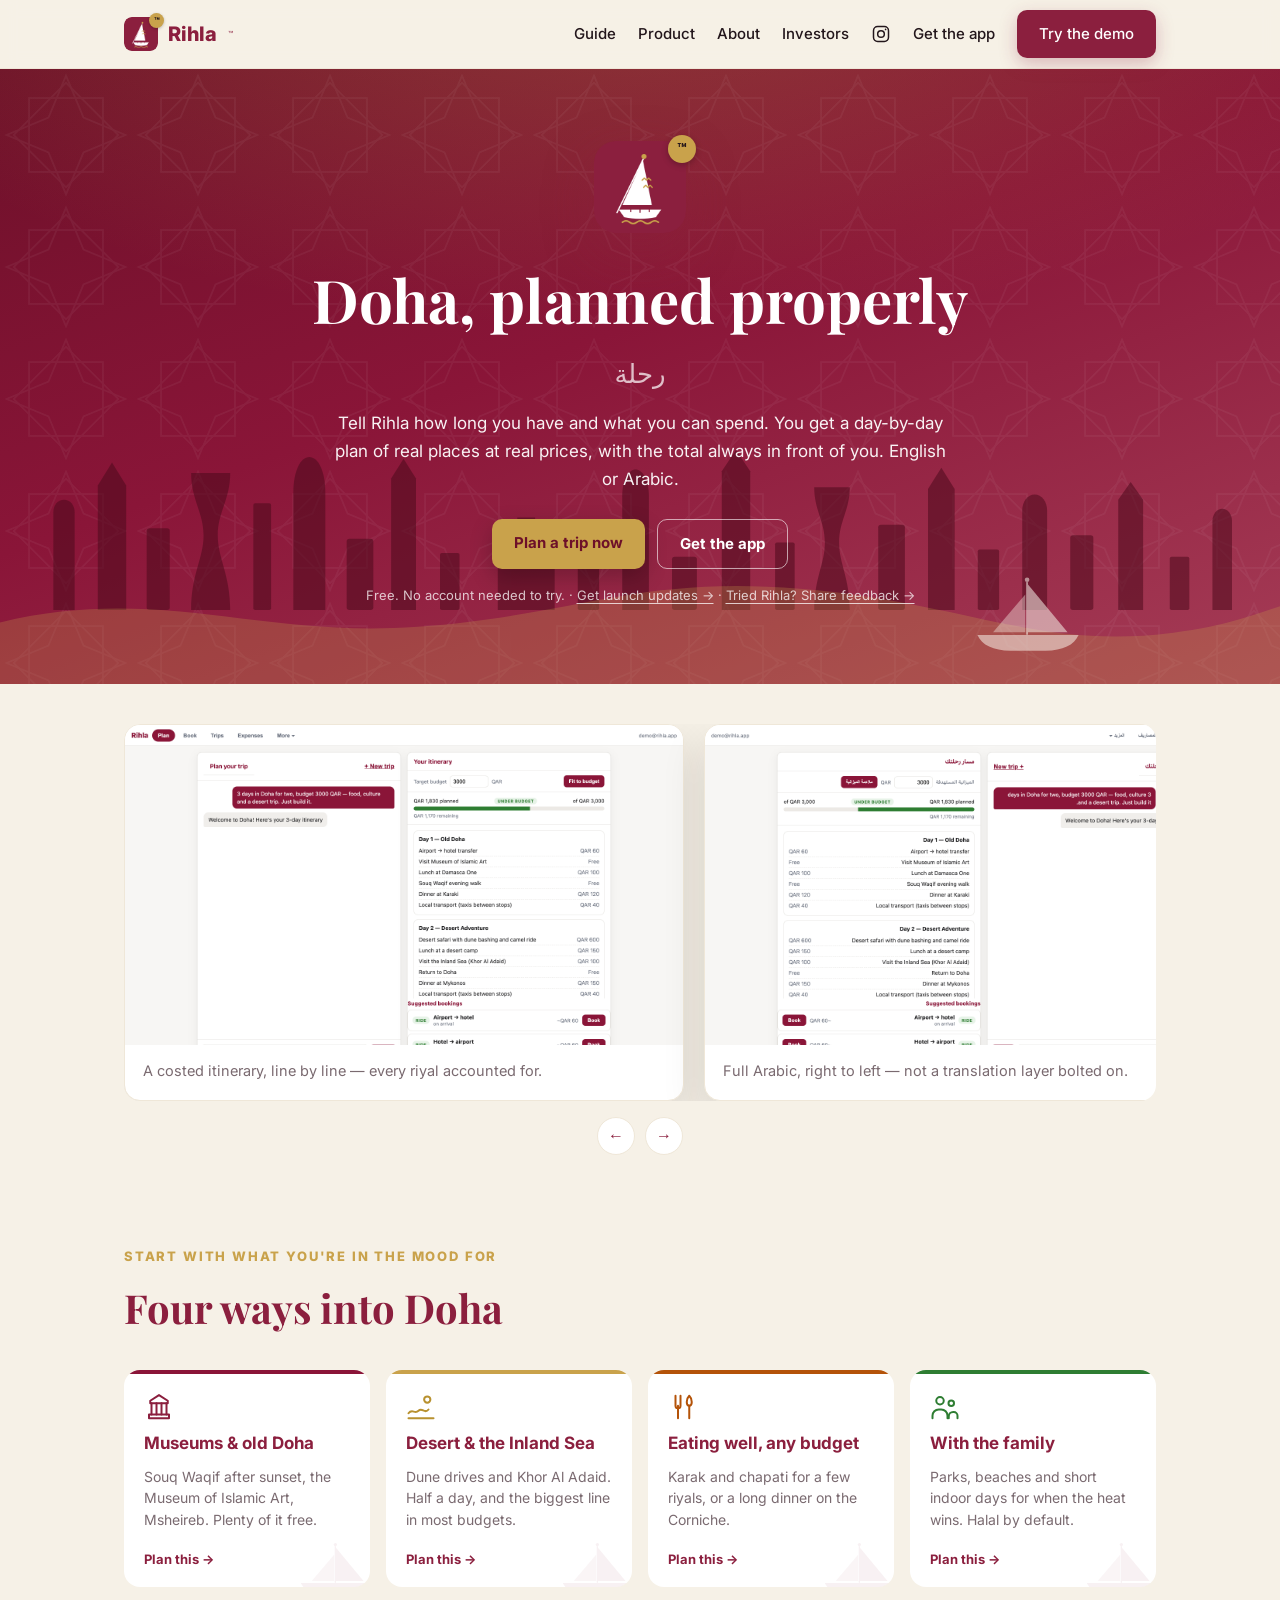
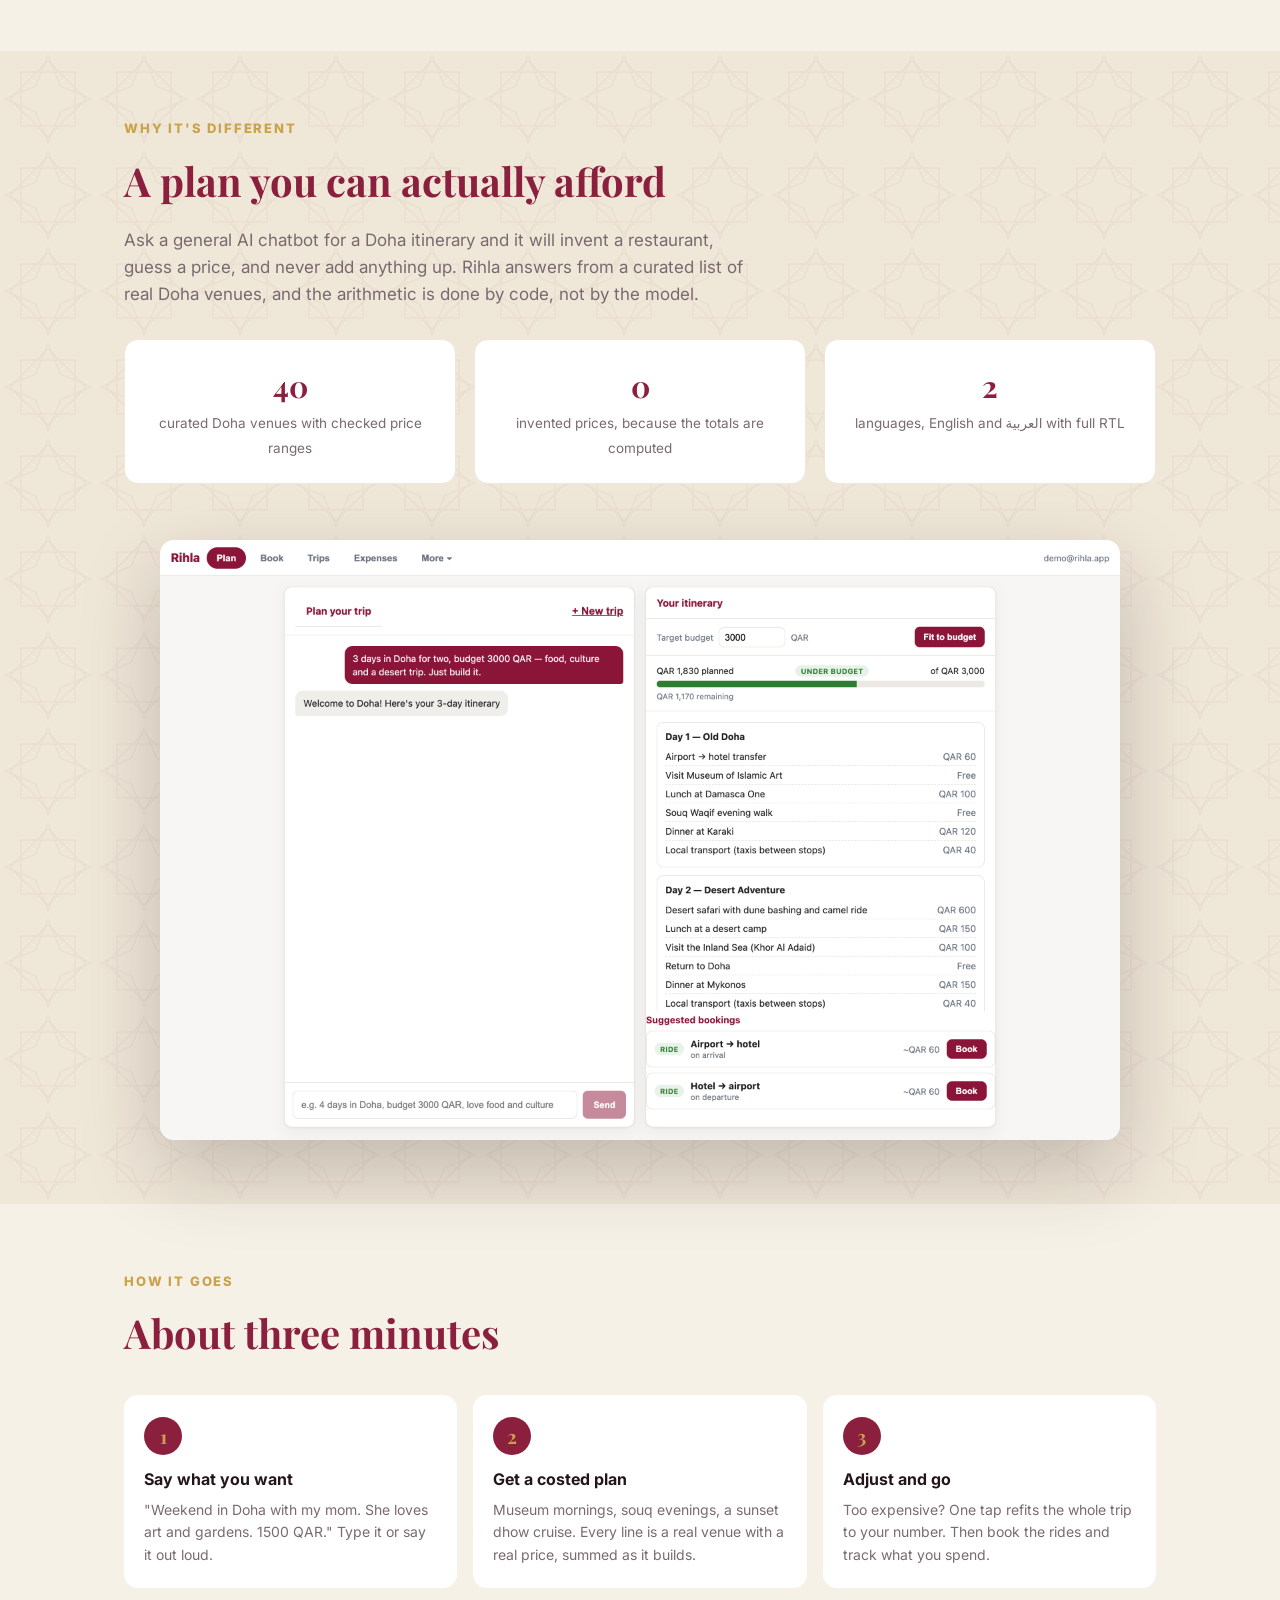
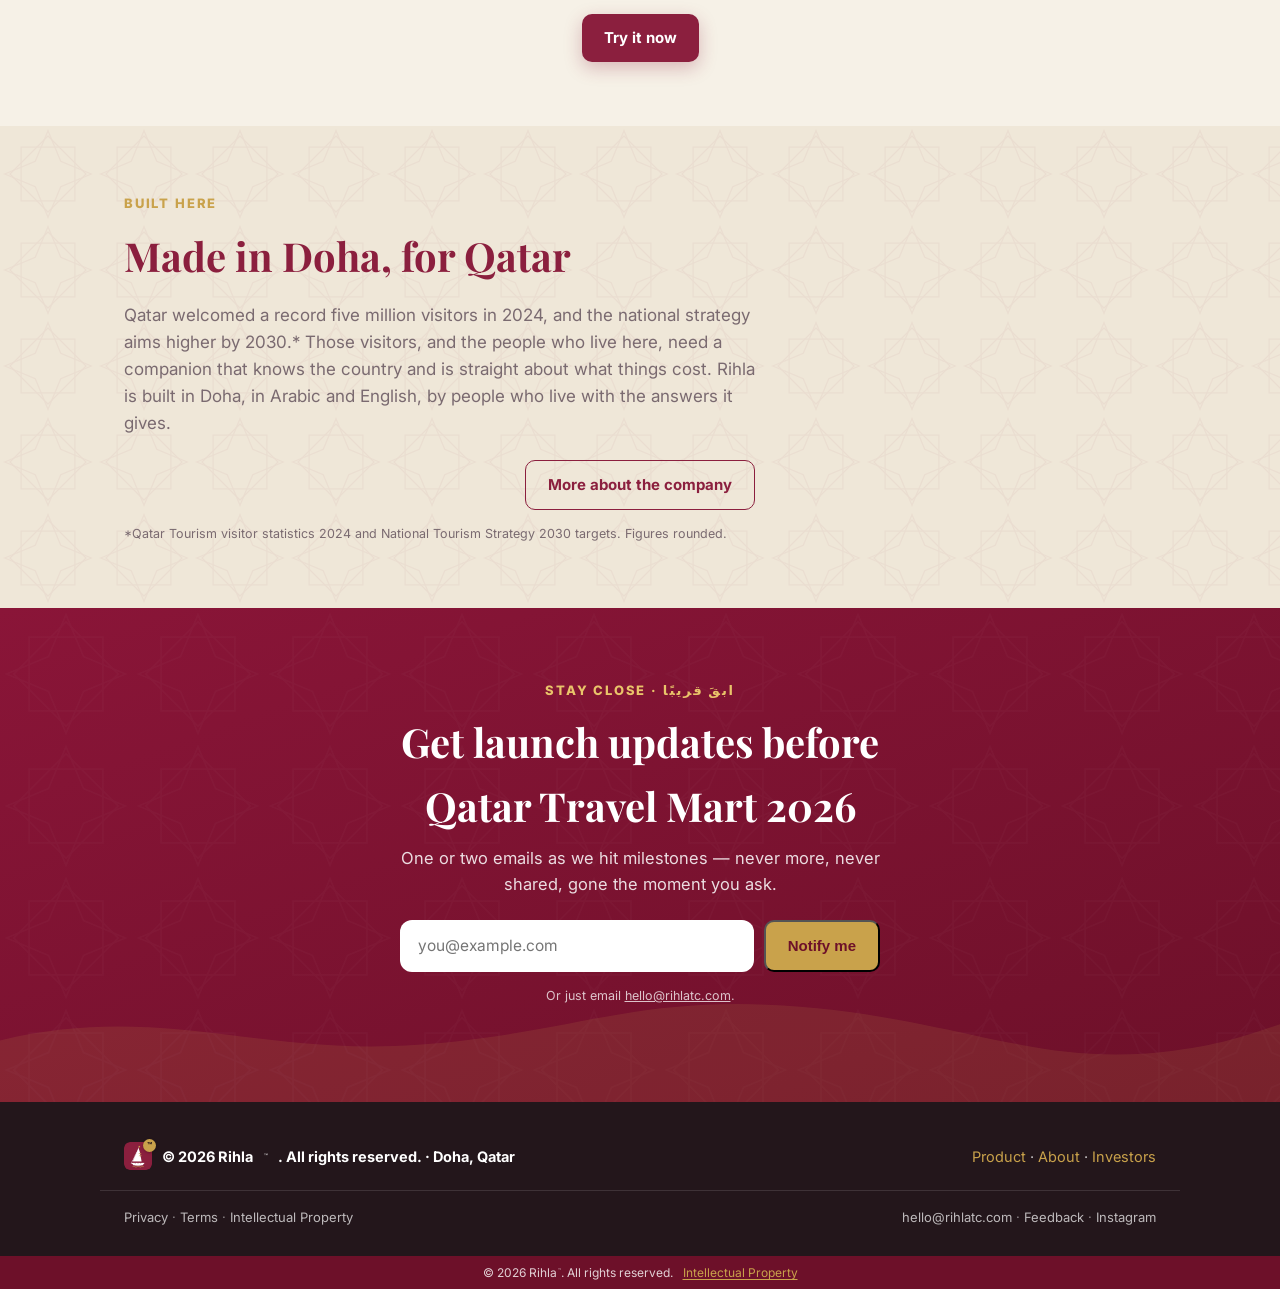
<file: index.html>
<!doctype html>
<html lang="en">
<head>
  <meta charset="utf-8" />
  <meta name="viewport" content="width=device-width, initial-scale=1" />
  <title>Rihla — AI Travel Companion for Qatar</title>
  <meta name="description" content="Plan a Qatar trip in one conversation. Real Doha venues, real prices, a budget that adds up. In English and Arabic." />
  <link rel="canonical" href="https://rihlatc.com/" />
  <meta property="og:type" content="website" />
  <meta property="og:url" content="https://rihlatc.com/" />
  <meta property="og:site_name" content="Rihla" />
  <meta property="og:title" content="Rihla — AI Travel Companion for Qatar" />
  <meta property="og:description" content="Plan a Qatar trip in one conversation. Real Doha venues, real prices, a budget that adds up. In English and Arabic." />
  <meta property="og:image" content="https://rihlatc.com/assets/icon-512.png" />
  <meta name="twitter:card" content="summary_large_image" />
  <meta name="twitter:title" content="Rihla — AI Travel Companion for Qatar" />
  <meta name="twitter:description" content="Plan a Qatar trip in one conversation. Real Doha venues, real prices, a budget that adds up. In English and Arabic." />
  <meta name="twitter:image" content="https://rihlatc.com/assets/icon-512.png" />
  <link rel="icon" type="image/png" href="assets/icon-32.png" />
  <link rel="apple-touch-icon" href="assets/icon-192.png" />
  <link rel="preconnect" href="https://fonts.googleapis.com" />
  <link href="https://fonts.googleapis.com/css2?family=Playfair+Display:wght@600;700;800&family=Inter:wght@400;500;700;800&display=swap" rel="stylesheet" />
  <link rel="stylesheet" href="style.css" />
  <script type="application/ld+json">
  {
    "@context": "https://schema.org",
    "@type": "Organization",
    "name": "Rihla",
    "url": "https://rihlatc.com/",
    "logo": "https://rihlatc.com/assets/icon-512.png",
    "description": "Rihla is an AI travel companion that plans costed Qatar trips in one conversation, grounded in real Doha venues, with one-tap bookings and full Arabic support.",
    "email": "hello@rihlatc.com",
    "areaServed": {
      "@type": "Country",
      "name": "Qatar"
    }
  }
  </script>
  <script type="application/ld+json">
  {
    "@context": "https://schema.org",
    "@type": "WebSite",
    "name": "Rihla",
    "url": "https://rihlatc.com/"
  }
  </script>
</head>
<body>

<nav class="nav">
  <div class="wrap">
    <a class="nav-brand" href="index.html"><span class="logo-badge"><img src="assets/icon-192.png" alt="" /></span>Rihla<span class="tm" aria-hidden="true">™</span></a>
    <button class="nav-burger" aria-label="Menu" aria-expanded="false" aria-controls="nav-links">☰</button>
    <div class="nav-links" id="nav-links">
      <a href="guide/index.html">Guide</a>
      <a href="product.html">Product</a>
      <a href="about.html">About</a>
      <a href="investors.html">Investors</a>
      <a href="app/" data-get-app>Get the app</a>
      <a class="btn btn-primary" href="app/">Try the demo</a>
    </div>
  </div>
</nav>

<header class="hero-full">
  <!-- Layered heritage scene. Four SVGs, 3 KB in total, each on its own depth
       plane so scrolling gives the hero parallax. Deliberately silhouettes: they
       evoke Doha without pretending to be photographs we do not have rights to. -->
  <div class="hero-layers" aria-hidden="true">
    <div class="layer layer-pattern" data-depth="0.08"></div>
    <div class="layer layer-skyline" data-depth="0.22"></div>
    <div class="layer layer-dunes"   data-depth="0.42"></div>
    <div class="layer layer-dhow"    data-depth="0.62"></div>
  </div>
  <div class="hero-inner wrap">
    <span class="hero-logo-wrap"><img class="hero-logo" src="assets/icon-512.png" alt="Rihla dhow logo" /></span>
    <h1 class="serif">Doha, planned properly</h1>
    <div class="ar">رحلة</div>
    <p class="sub">
      Tell Rihla how long you have and what you can spend. You get a day-by-day
      plan of real places at real prices, with the total always in front of you.
      English or Arabic.
    </p>
    <div class="hero-ctas">
      <a class="btn btn-primary" href="app/">Plan a trip now</a>
      <a class="btn btn-ghost" href="app/" data-get-app>Get the app</a>
    </div>
    <p class="hero-fine">Free. No account needed to try. · <a class="hero-waitlist-link" href="#waitlist">Get launch updates →</a></p>
  </div>
</header>

<!-- Product carousel — real screens, not stock photography, right where the
     hero used to hand off to plain whitespace before the theme cards. -->
<section class="section shot-carousel-section">
  <div class="wrap">
    <div class="shot-carousel" tabindex="0" aria-label="Rihla product screens">
      <ul class="shot-track">
        <li>
          <img src="assets/plan-desktop.png" alt="A costed Doha itinerary, day by day, in Rihla" loading="lazy" />
          <p>A costed itinerary, line by line — every riyal accounted for.</p>
        </li>
        <li>
          <img src="assets/plan-arabic-rtl.png" alt="Rihla's interface in Arabic with right-to-left layout" loading="lazy" />
          <p>Full Arabic, right to left — not a translation layer bolted on.</p>
        </li>
        <li>
          <img src="assets/plan-mobile.png" alt="Rihla open on a phone while travelling" loading="lazy" />
          <p>Built for the trip, not the desk — plans your phone anywhere.</p>
        </li>
      </ul>
    </div>
    <div class="shot-carousel-nav">
      <button type="button" class="shot-carousel-btn" data-dir="-1" aria-label="Previous screen">←</button>
      <button type="button" class="shot-carousel-btn" data-dir="1" aria-label="Next screen">→</button>
    </div>
  </div>
</section>

<!-- Thematic entry points. People choose a trip by what they want to do, not by
     a feature list, which is how every tourism board organises its front page. -->
<section class="section">
  <div class="wrap">
    <span class="kicker">Start with what you're in the mood for</span>
    <h2 class="title serif">Four ways into Doha</h2>
    <div class="theme-grid">
      <a class="theme-card culture" href="app/">
        <svg class="ico ico-lg" viewBox="0 0 24 24" fill="none" stroke="currentColor" stroke-width="1.6" stroke-linecap="round" stroke-linejoin="round" aria-hidden="true"><path d="M12 2.5 5 7v2h14V7z"/><path d="M6 9v9M10 9v9M14 9v9M18 9v9"/><path d="M4 18h16v3H4z"/></svg>
        <h3>Museums &amp; old Doha</h3>
        <p>Souq Waqif after sunset, the Museum of Islamic Art, Msheireb. Plenty of it free.</p>
        <span class="theme-go">Plan this →</span>
      </a>
      <a class="theme-card desert" href="app/">
        <svg class="ico ico-lg" viewBox="0 0 24 24" fill="none" stroke="currentColor" stroke-width="1.6" stroke-linecap="round" stroke-linejoin="round" aria-hidden="true"><path d="M2 17c3-4 5 1 8-2s5 3 8-1"/><path d="M2 21h20"/><circle cx="17" cy="6" r="2.5"/></svg>
        <h3>Desert &amp; the Inland Sea</h3>
        <p>Dune drives and Khor Al Adaid. Half a day, and the biggest line in most budgets.</p>
        <span class="theme-go">Plan this →</span>
      </a>
      <a class="theme-card food" href="app/">
        <svg class="ico ico-lg" viewBox="0 0 24 24" fill="none" stroke="currentColor" stroke-width="1.6" stroke-linecap="round" stroke-linejoin="round" aria-hidden="true"><path d="M6 3v8a2 2 0 0 0 4 0V3"/><path d="M8 11v10"/><path d="M17 3c-1.5 1.5-2 3-2 5s.5 3 2 3 2-1 2-3-.5-3.5-2-5z"/><path d="M17 11v10"/></svg>
        <h3>Eating well, any budget</h3>
        <p>Karak and chapati for a few riyals, or a long dinner on the Corniche.</p>
        <span class="theme-go">Plan this →</span>
      </a>
      <a class="theme-card family" href="app/">
        <svg class="ico ico-lg" viewBox="0 0 24 24" fill="none" stroke="currentColor" stroke-width="1.6" stroke-linecap="round" stroke-linejoin="round" aria-hidden="true"><circle cx="8" cy="7" r="3"/><circle cx="17" cy="9" r="2.2"/><path d="M2 21v-2a5 5 0 0 1 5-5h2a5 5 0 0 1 5 5v2"/><path d="M15 21v-1.5a3.5 3.5 0 0 1 3.5-3.5H19a3 3 0 0 1 3 3V21"/></svg>
        <h3>With the family</h3>
        <p>Parks, beaches and short indoor days for when the heat wins. Halal by default.</p>
        <span class="theme-go">Plan this →</span>
      </a>
    </div>
  </div>
</section>

<section class="section alt">
  <div class="wrap">
    <span class="kicker">Why it's different</span>
    <h2 class="title serif">A plan you can actually afford</h2>
    <p class="lede">
      Ask a general AI chatbot for a Doha itinerary and it will invent a
      restaurant, guess a price, and never add anything up. Rihla answers from a
      curated list of real Doha venues, and the arithmetic is done by code, not
      by the model.
    </p>
    <div class="num-row">
      <div class="num"><b>40</b><span>curated Doha venues with checked price ranges</span></div>
      <div class="num"><b>0</b><span>invented prices, because the totals are computed</span></div>
      <div class="num"><b>2</b><span>languages, English and العربية with full RTL</span></div>
    </div>
    <img class="hero-shot" src="assets/plan-desktop.png" alt="A costed Doha itinerary in Rihla" loading="lazy" />
  </div>
</section>

<section class="section">
  <div class="wrap">
    <span class="kicker">How it goes</span>
    <h2 class="title serif">About three minutes</h2>
    <div class="steps">
      <div class="step"><h3>Say what you want</h3><p>"Weekend in Doha with my mom. She loves art and gardens. 1500 QAR." Type it or say it out loud.</p></div>
      <div class="step"><h3>Get a costed plan</h3><p>Museum mornings, souq evenings, a sunset dhow cruise. Every line is a real venue with a real price, summed as it builds.</p></div>
      <div class="step"><h3>Adjust and go</h3><p>Too expensive? One tap refits the whole trip to your number. Then book the rides and track what you spend.</p></div>
    </div>
    <div class="center"><a class="btn btn-primary" href="app/">Try it now</a></div>
  </div>
</section>

<section class="section alt">
  <div class="wrap">
    <span class="kicker">Built here</span>
    <h2 class="title serif">Made in Doha, for Qatar</h2>
    <p class="lede">
      Qatar welcomed a record five million visitors in 2024, and the national
      strategy aims higher by 2030.* Those visitors, and the people who live
      here, need a companion that knows the country and is straight about what
      things cost. Rihla is built in Doha, in Arabic and English, by people who
      live with the answers it gives.
    </p>
    <div class="center" style="margin-top:22px">
      <a class="btn btn-ghost" href="about.html">More about the company</a>
    </div>
    <p class="fine">*Qatar Tourism visitor statistics 2024 and National Tourism Strategy 2030 targets. Figures rounded.</p>
  </div>
</section>

<section class="waitlist-band" id="waitlist">
  <div class="hero-layers" aria-hidden="true">
    <div class="layer layer-pattern"></div>
    <div class="layer layer-dunes"></div>
  </div>
  <div class="wrap waitlist-inner">
    <span class="kicker light">Stay close · ابقَ قريبًا</span>
    <h2 class="title serif">Get launch updates before<br/>Qatar Travel Mart 2026</h2>
    <p class="waitlist-lede">One or two emails as we hit milestones — never more, never shared, gone the moment you ask.</p>
    <form class="waitlist-form" autocomplete="email">
      <input type="email" name="email" required placeholder="you@example.com" aria-label="Your email address" />
      <button class="btn btn-gold" type="submit">Notify me</button>
    </form>
    <p class="fine waitlist-note">Or just email <a href="mailto:hello@rihlatc.com?subject=Launch%20updates">hello@rihlatc.com</a>.</p>
  </div>
</section>

<footer>
  <div class="wrap">
    <span class="foot-brand"><span class="logo-badge"><img src="assets/icon-192.png" alt="" /></span>© 2026 Rihla<span class="tm" aria-hidden="true">™</span>. All rights reserved. · Doha, Qatar</span>
    <span>
      <a href="product.html">Product</a> ·
      <a href="about.html">About</a> ·
      <a href="investors.html">Investors</a>
    </span>
  </div>
  <div class="wrap footer-legal">
    <span><a href="app/#/privacy">Privacy</a> · <a href="app/#/terms">Terms</a> · <a href="intellectual-property.html">Intellectual Property</a></span>
    <span><a href="mailto:hello@rihlatc.com">hello@rihlatc.com</a></span>
  </div>
</footer>

<div class="ip-strip">
  <div class="wrap">
    <span>© 2026 Rihla<span class="tm" aria-hidden="true">™</span>. All rights reserved.</span>
    <a href="intellectual-property.html">Intellectual Property</a>
  </div>
</div>

<script src="nav.js"></script>
<script src="analytics.js"></script>
<script src="waitlist.js"></script>
<script src="get-app.js"></script>
<script>
  (function () {
    var track = document.querySelector('.shot-carousel')
    if (!track) return
    var card = track.querySelector('li')
    document.querySelectorAll('.shot-carousel-btn').forEach(function (btn) {
      btn.addEventListener('click', function () {
        var dir = Number(btn.getAttribute('data-dir'))
        var step = (card ? card.offsetWidth : 300) + 20
        track.scrollBy({ left: dir * step, behavior: 'smooth' })
      })
    })
  })()
</script>
</body>
</html>
</file>
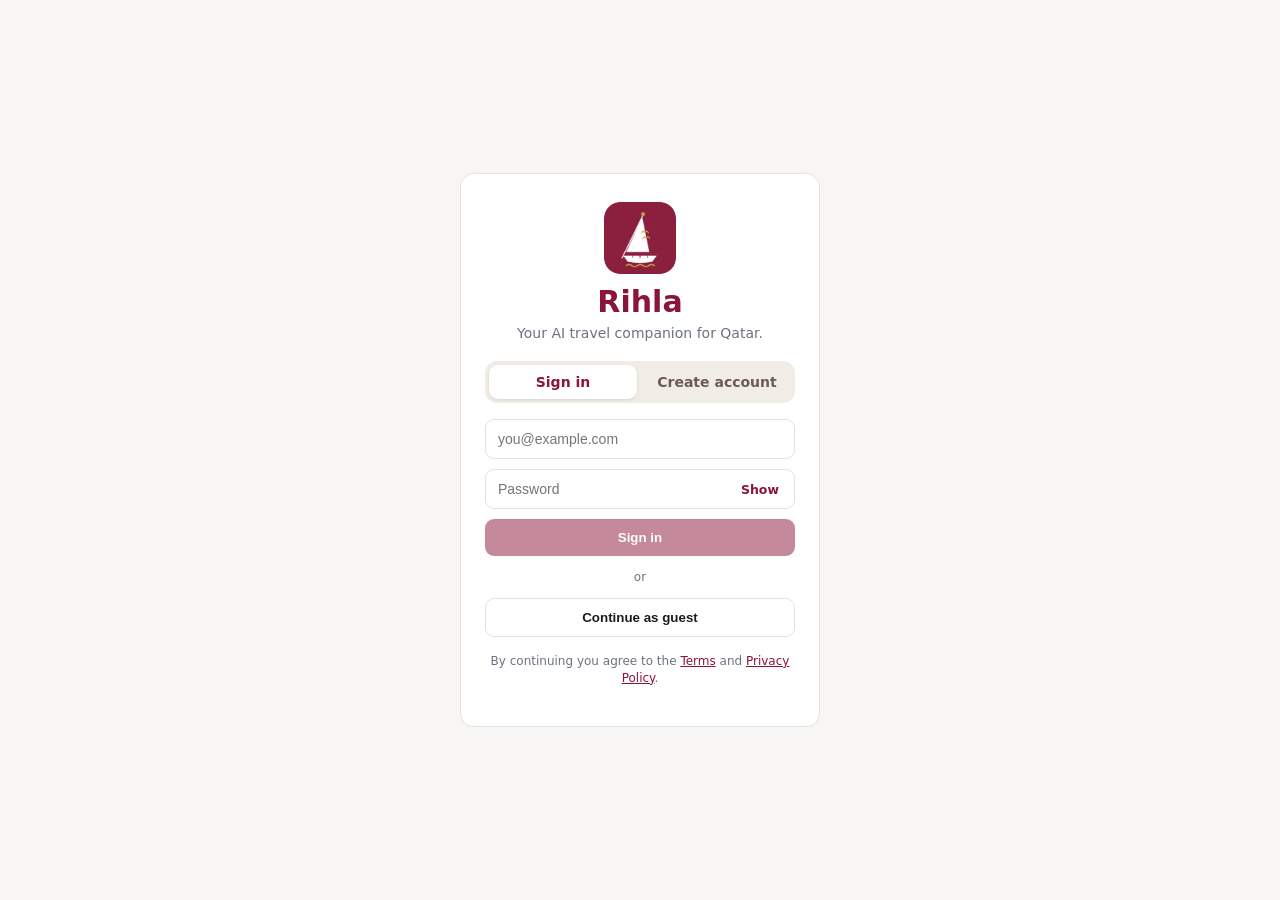
<file: app/index.html>
<!doctype html>
<html lang="en">
  <head>
    <meta charset="UTF-8" />
    <!-- viewport-fit=cover lets the app paint under the notch and home
         indicator like a native app; the CSS below pads content back out with
         env(safe-area-inset-*). user-scalable=no stops a double-tap zooming the
         whole UI, which immediately reads as "this is a web page". -->
    <meta name="viewport" content="width=device-width, initial-scale=1.0, viewport-fit=cover, user-scalable=no" />
    <meta name="theme-color" content="#8a1538" />

    <!-- iOS ignores the web manifest for standalone mode and needs its own
         tags. Without these, "Add to Home Screen" on an iPhone opens Rihla in a
         Safari tab with the address bar, which is exactly what a website does. -->
    <meta name="apple-mobile-web-app-capable" content="yes" />
    <meta name="mobile-web-app-capable" content="yes" />
    <meta name="apple-mobile-web-app-status-bar-style" content="black-translucent" />
    <meta name="apple-mobile-web-app-title" content="Rihla" />
    <meta name="format-detection" content="telephone=no" />
    <meta
      name="description"
      content="Rihla plans your Qatar trip in one conversation — day-by-day Doha itineraries with real venues and prices, bookings, budgets, expenses, and visa guidance. English & العربية."
    />
    <meta property="og:title" content="Rihla — AI Travel Companion" />
    <meta property="og:description" content="Plan, book, and budget your Qatar trip in one conversation." />
    <meta property="og:image" content="/app/icons/icon-512.png" />
    <link rel="icon" type="image/png" sizes="32x32" href="/app/icons/icon-32.png" />
    <link rel="apple-touch-icon" href="/app/icons/icon-180.png" />
    <link rel="manifest" href="/app/manifest.webmanifest" />
    <title>Rihla — AI Travel Companion</title>
    <script type="module" crossorigin src="/app/assets/index-CcuCtZhW.js"></script>
    <link rel="modulepreload" crossorigin href="/app/assets/rolldown-runtime-B0Z9INg1.js">
    <link rel="stylesheet" crossorigin href="/app/assets/index-DyFr7h7d.css">
  </head>
  <body>
    <div id="root"></div>
  </body>
</html>
</file>
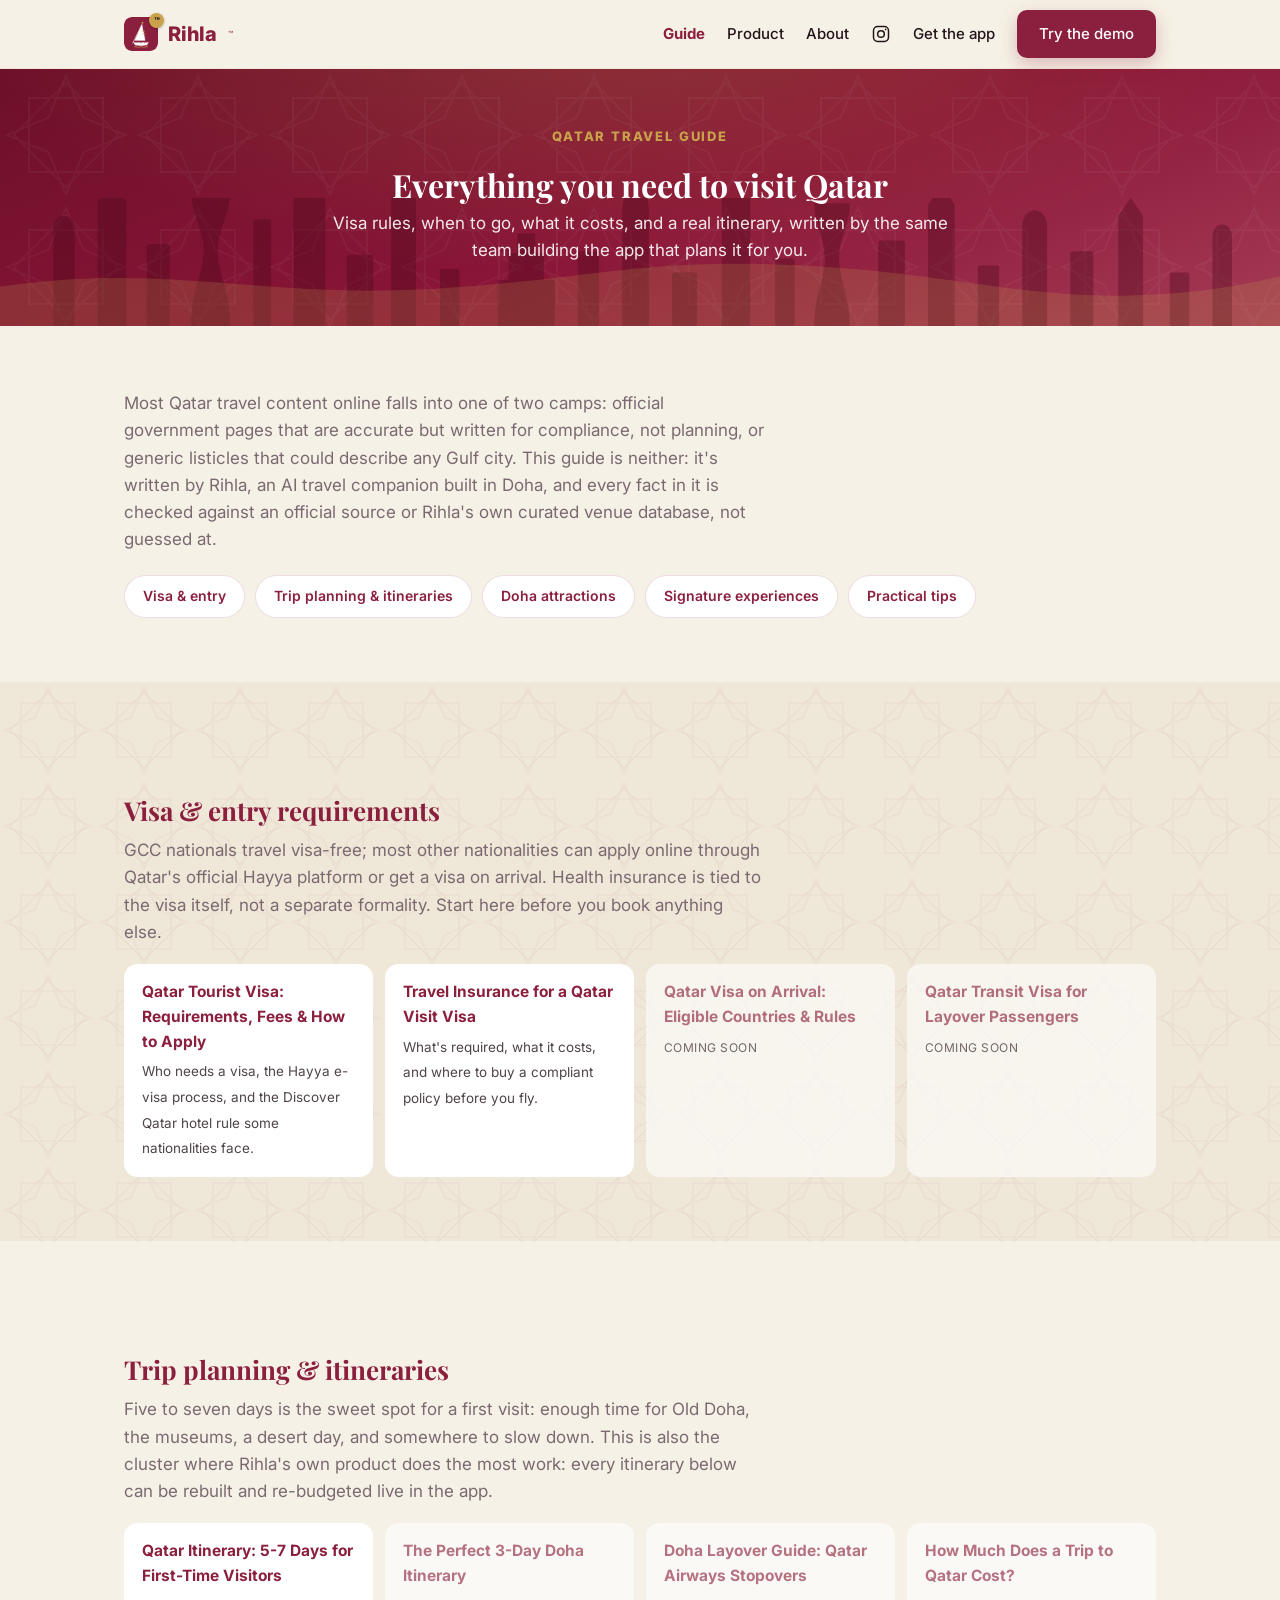
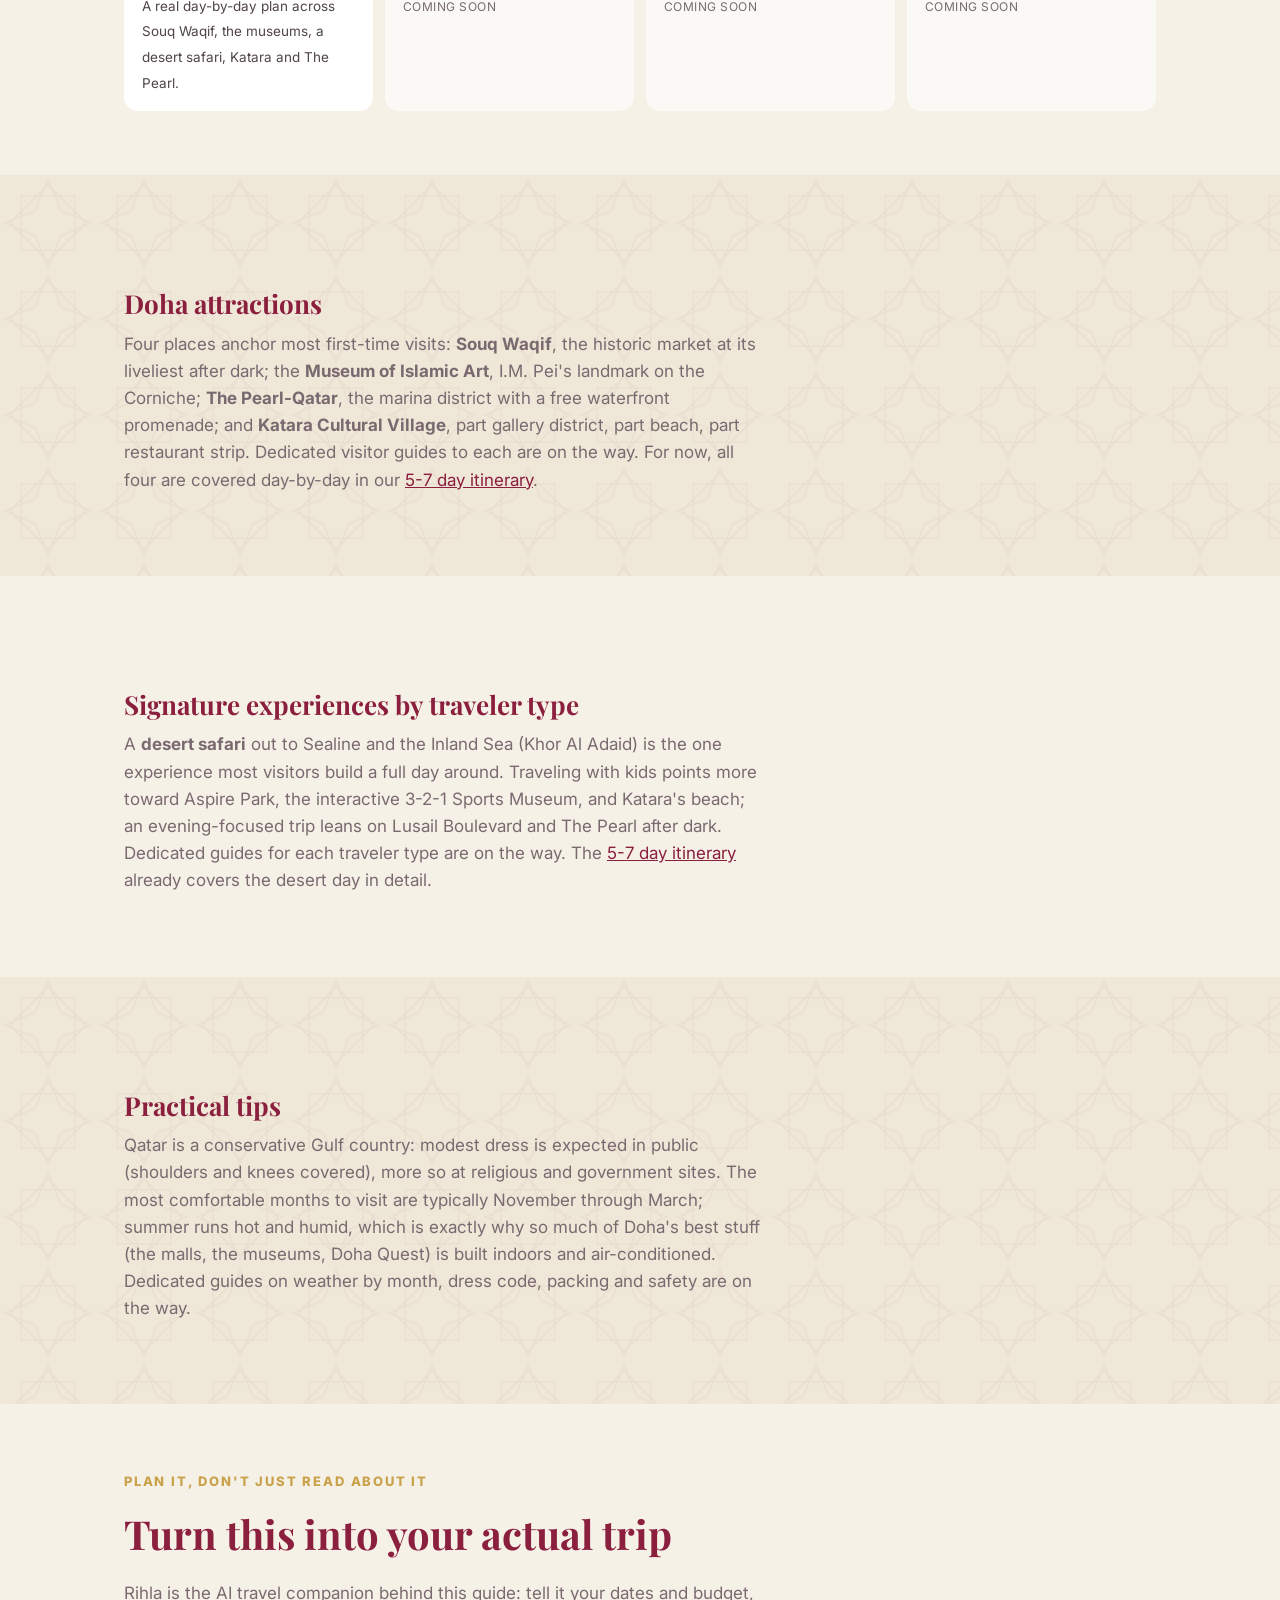
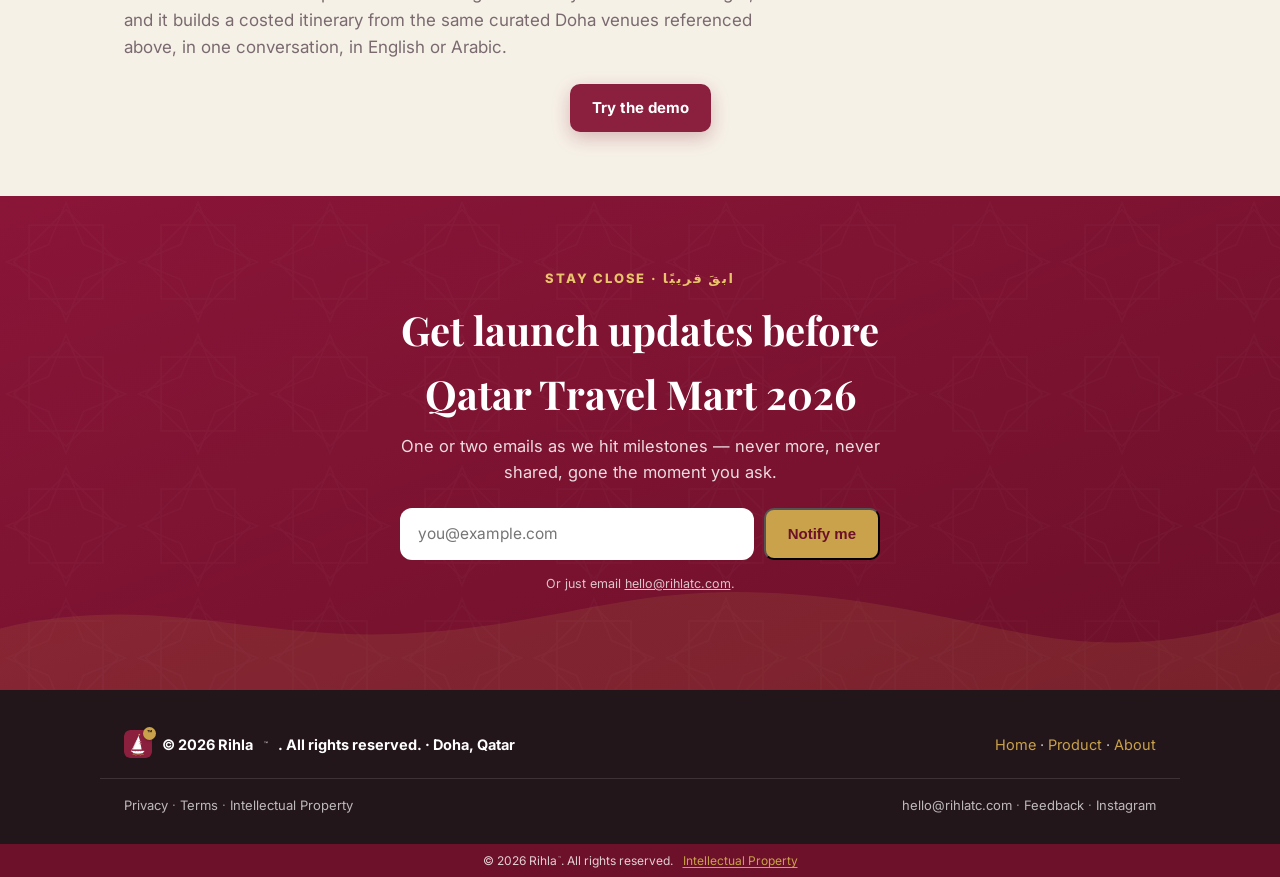
<file: guide/index.html>
<!doctype html>
<html lang="en">
<head>
  <meta charset="utf-8" />
  <meta name="viewport" content="width=device-width, initial-scale=1" />
  <title>Qatar Travel Guide: Everything You Need to Visit Qatar | Rihla</title>
  <meta name="description" content="Visa rules, when to go, what to see, what it costs, and a real day-by-day itinerary, a practical guide to visiting Qatar, written for first-time visitors." />
  <link rel="canonical" href="https://rihlatc.com/guide/index.html" />
  <meta property="og:type" content="website" />
  <meta property="og:url" content="https://rihlatc.com/guide/index.html" />
  <meta property="og:site_name" content="Rihla" />
  <meta property="og:title" content="Qatar Travel Guide: Everything You Need to Visit Qatar" />
  <meta property="og:description" content="Visa rules, when to go, what to see, what it costs, and a real day-by-day itinerary, a practical guide to visiting Qatar, written for first-time visitors." />
  <meta property="og:image" content="https://rihlatc.com/assets/icon-512.png" />
  <meta name="twitter:card" content="summary_large_image" />
  <meta name="twitter:title" content="Qatar Travel Guide: Everything You Need to Visit Qatar" />
  <meta name="twitter:description" content="Visa rules, when to go, what to see, what it costs, and a real day-by-day itinerary, a practical guide to visiting Qatar, written for first-time visitors." />
  <meta name="twitter:image" content="https://rihlatc.com/assets/icon-512.png" />
  <link rel="icon" type="image/png" href="/assets/icon-32.png" />
  <link rel="preconnect" href="https://fonts.googleapis.com" />
  <link href="https://fonts.googleapis.com/css2?family=Playfair+Display:wght@600;700;800&family=Inter:wght@400;500;700;800&display=swap" rel="stylesheet" />
  <link rel="stylesheet" href="/style.css" />
  <style>
    .guide-toc { display: flex; flex-wrap: wrap; gap: 10px; margin-top: 22px; }
    .guide-toc a {
      background: var(--card); border-radius: 999px; padding: 9px 18px;
      font-size: 14px; font-weight: 600; color: var(--maroon); text-decoration: none;
      border: 1px solid rgba(139,31,62,0.15);
    }
    .guide-toc a:hover { background: var(--maroon); color: #fff; }
    .guide-cluster { margin-top: 44px; }
    .guide-cluster h2 { font-family: 'Playfair Display', serif; font-size: 26px; color: var(--maroon); margin-bottom: 6px; }
    .guide-cluster .lede { margin-bottom: 18px; }
    .guide-links { display: flex; flex-wrap: wrap; gap: 12px; }
    .guide-links a.card-link {
      flex: 1 1 220px; background: var(--card); border-radius: 14px; padding: 16px 18px;
      text-decoration: none; color: inherit; display: block;
    }
    .guide-links a.card-link:hover { box-shadow: 0 6px 20px rgba(35,22,27,0.08); }
    .guide-links a.card-link b { display: block; color: var(--maroon); font-size: 15.5px; margin-bottom: 4px; }
    .guide-links a.card-link span { font-size: 13.5px; color: var(--ink); opacity: 0.8; }
    .guide-soon { flex: 1 1 220px; background: var(--card); border-radius: 14px; padding: 16px 18px; opacity: 0.6; }
    .guide-soon b { display: block; color: var(--maroon); font-size: 15.5px; margin-bottom: 4px; }
    .guide-soon span { font-size: 12px; text-transform: uppercase; letter-spacing: 0.04em; }
  </style>
  <script type="application/ld+json">
  {
    "@context": "https://schema.org",
    "@type": "Article",
    "headline": "Qatar Travel Guide: Everything You Need to Visit Qatar",
    "description": "Visa rules, when to go, what to see, what it costs, and a real day-by-day itinerary, a practical guide to visiting Qatar, written for first-time visitors.",
    "author": { "@type": "Organization", "name": "Rihla" },
    "publisher": { "@type": "Organization", "name": "Rihla", "logo": { "@type": "ImageObject", "url": "https://rihlatc.com/assets/icon-512.png" } },
    "mainEntityOfPage": "https://rihlatc.com/guide/index.html",
    "dateModified": "2026-09-06"
  }
  </script>
</head>
<body>

<nav class="nav">
  <div class="wrap">
    <a class="nav-brand" href="/index.html"><span class="logo-badge"><img src="/assets/icon-192.png" alt="" /></span>Rihla<span class="tm" aria-hidden="true">™</span></a>
    <button class="nav-burger" aria-label="Menu" aria-expanded="false" aria-controls="nav-links">☰</button>
    <div class="nav-links" id="nav-links">
      <a href="/guide/index.html" class="current">Guide</a>
      <a href="/product.html">Product</a>
      <a href="/about.html">About</a>
      <a href="/app/" data-get-app>Get the app</a>
      <a class="btn btn-primary" href="/app/">Try the demo</a>
    </div>
  </div>
</nav>

<header class="page-head-full">
  <div class="hero-layers page-layers" aria-hidden="true">
    <div class="layer layer-pattern" data-depth="0.06"></div>
    <div class="layer layer-skyline" data-depth="0.18"></div>
    <div class="layer layer-dunes"   data-depth="0.34"></div>
  </div>
  <div class="wrap page-head-inner">
  <span class="kicker">Qatar Travel Guide</span>
  <h1 class="title serif">Everything you need to visit Qatar</h1>
  <p class="lede">
    Visa rules, when to go, what it costs, and a real itinerary, written by
    the same team building the app that plans it for you.
  </p>
  </div>
</header>

<section class="section">
  <div class="wrap">
    <p class="lede">
      Most Qatar travel content online falls into one of two camps: official
      government pages that are accurate but written for compliance, not
      planning, or generic listicles that could describe any Gulf city. This
      guide is neither: it's written by Rihla, an AI travel companion built
      in Doha, and every fact in it is checked against an official source or
      Rihla's own curated venue database, not guessed at.
    </p>
    <div class="guide-toc">
      <a href="#visa">Visa &amp; entry</a>
      <a href="#planning">Trip planning &amp; itineraries</a>
      <a href="#attractions">Doha attractions</a>
      <a href="#experiences">Signature experiences</a>
      <a href="#tips">Practical tips</a>
    </div>
  </div>
</section>

<section class="section alt" id="visa">
  <div class="wrap guide-cluster">
    <h2>Visa &amp; entry requirements</h2>
    <p class="lede">
      GCC nationals travel visa-free; most other nationalities can apply
      online through Qatar's official Hayya platform or get a visa on
      arrival. Health insurance is tied to the visa itself, not a separate
      formality. Start here before you book anything else.
    </p>
    <div class="guide-links">
      <a class="card-link" href="/guide/qatar-tourist-visa-requirements.html"><b>Qatar Tourist Visa: Requirements, Fees &amp; How to Apply</b><span>Who needs a visa, the Hayya e-visa process, and the Discover Qatar hotel rule some nationalities face.</span></a>
      <a class="card-link" href="/guide/travel-insurance-qatar-visit-visa.html"><b>Travel Insurance for a Qatar Visit Visa</b><span>What's required, what it costs, and where to buy a compliant policy before you fly.</span></a>
      <div class="guide-soon"><b>Qatar Visa on Arrival: Eligible Countries &amp; Rules</b><span>Coming soon</span></div>
      <div class="guide-soon"><b>Qatar Transit Visa for Layover Passengers</b><span>Coming soon</span></div>
    </div>
  </div>
</section>

<section class="section" id="planning">
  <div class="wrap guide-cluster">
    <h2>Trip planning &amp; itineraries</h2>
    <p class="lede">
      Five to seven days is the sweet spot for a first visit: enough time
      for Old Doha, the museums, a desert day, and somewhere to slow down.
      This is also the cluster where Rihla's own product does the most work:
      every itinerary below can be rebuilt and re-budgeted live in the app.
    </p>
    <div class="guide-links">
      <a class="card-link" href="/guide/qatar-itinerary-5-7-days.html"><b>Qatar Itinerary: 5-7 Days for First-Time Visitors</b><span>A real day-by-day plan across Souq Waqif, the museums, a desert safari, Katara and The Pearl.</span></a>
      <div class="guide-soon"><b>The Perfect 3-Day Doha Itinerary</b><span>Coming soon</span></div>
      <div class="guide-soon"><b>Doha Layover Guide: Qatar Airways Stopovers</b><span>Coming soon</span></div>
      <div class="guide-soon"><b>How Much Does a Trip to Qatar Cost?</b><span>Coming soon</span></div>
    </div>
  </div>
</section>

<section class="section alt" id="attractions">
  <div class="wrap guide-cluster">
    <h2>Doha attractions</h2>
    <p class="lede">
      Four places anchor most first-time visits: <strong>Souq Waqif</strong>,
      the historic market at its liveliest after dark; the
      <strong>Museum of Islamic Art</strong>, I.M. Pei's landmark on the
      Corniche; <strong>The Pearl-Qatar</strong>, the marina district with a
      free waterfront promenade; and <strong>Katara Cultural Village</strong>,
      part gallery district, part beach, part restaurant strip. Dedicated
      visitor guides to each are on the way. For now, all four are covered
      day-by-day in our <a href="/guide/qatar-itinerary-5-7-days.html">5-7 day itinerary</a>.
    </p>
  </div>
</section>

<section class="section" id="experiences">
  <div class="wrap guide-cluster">
    <h2>Signature experiences by traveler type</h2>
    <p class="lede">
      A <strong>desert safari</strong> out to Sealine and the Inland Sea
      (Khor Al Adaid) is the one experience most visitors build a full day
      around. Traveling with kids points more toward Aspire Park, the
      interactive 3-2-1 Sports Museum, and Katara's beach; an evening-focused
      trip leans on Lusail Boulevard and The Pearl after dark. Dedicated
      guides for each traveler type are on the way. The
      <a href="/guide/qatar-itinerary-5-7-days.html">5-7 day itinerary</a>
      already covers the desert day in detail.
    </p>
  </div>
</section>

<section class="section alt" id="tips">
  <div class="wrap guide-cluster">
    <h2>Practical tips</h2>
    <p class="lede">
      Qatar is a conservative Gulf country: modest dress is expected in
      public (shoulders and knees covered), more so at religious and
      government sites. The most comfortable months to visit are typically
      November through March; summer runs hot and humid, which is exactly
      why so much of Doha's best stuff (the malls, the museums, Doha Quest)
      is built indoors and air-conditioned. Dedicated guides on weather by
      month, dress code, packing and safety are on the way.
    </p>
  </div>
</section>

<section class="section">
  <div class="wrap">
    <span class="kicker">Plan it, don't just read about it</span>
    <h2 class="title serif">Turn this into your actual trip</h2>
    <p class="lede">
      Rihla is the AI travel companion behind this guide: tell it your dates
      and budget, and it builds a costed itinerary from the same curated Doha
      venues referenced above, in one conversation, in English or Arabic.
    </p>
    <div class="center" style="margin-top:22px">
      <a class="btn btn-primary" href="/app/">Try the demo</a>
    </div>
  </div>
</section>

<section class="waitlist-band" id="waitlist">
  <div class="hero-layers" aria-hidden="true">
    <div class="layer layer-pattern"></div>
    <div class="layer layer-dunes"></div>
  </div>
  <div class="wrap waitlist-inner">
    <span class="kicker light">Stay close · ابقَ قريبًا</span>
    <h2 class="title serif">Get launch updates before<br/>Qatar Travel Mart 2026</h2>
    <p class="waitlist-lede">One or two emails as we hit milestones — never more, never shared, gone the moment you ask.</p>
    <form class="waitlist-form" autocomplete="email">
      <input type="email" name="email" required placeholder="you@example.com" aria-label="Your email address" />
      <button class="btn btn-gold" type="submit">Notify me</button>
    </form>
    <p class="fine waitlist-note">Or just email <a href="mailto:hello@rihlatc.com?subject=Launch%20updates">hello@rihlatc.com</a>.</p>
  </div>
</section>

<footer>
  <div class="wrap">
    <span class="foot-brand"><span class="logo-badge"><img src="/assets/icon-192.png" alt="" /></span>© 2026 Rihla<span class="tm" aria-hidden="true">™</span>. All rights reserved. · Doha, Qatar</span>
    <span>
      <a href="/index.html">Home</a> ·
      <a href="/product.html">Product</a> ·
      <a href="/about.html">About</a>
    </span>
  </div>
  <div class="wrap footer-legal">
    <span><a href="/app/#/privacy">Privacy</a> · <a href="/app/#/terms">Terms</a> · <a href="/intellectual-property.html">Intellectual Property</a></span>
    <span><a href="mailto:hello@rihlatc.com">hello@rihlatc.com</a></span>
  </div>
</footer>

<div class="ip-strip">
  <div class="wrap">
    <span>© 2026 Rihla<span class="tm" aria-hidden="true">™</span>. All rights reserved.</span>
    <a href="/intellectual-property.html">Intellectual Property</a>
  </div>
</div>

<script src="/nav.js"></script>
<script src="/waitlist.js"></script>
<script src="/analytics.js"></script>
<script src="/get-app.js"></script>
</body>
</html>
</file>
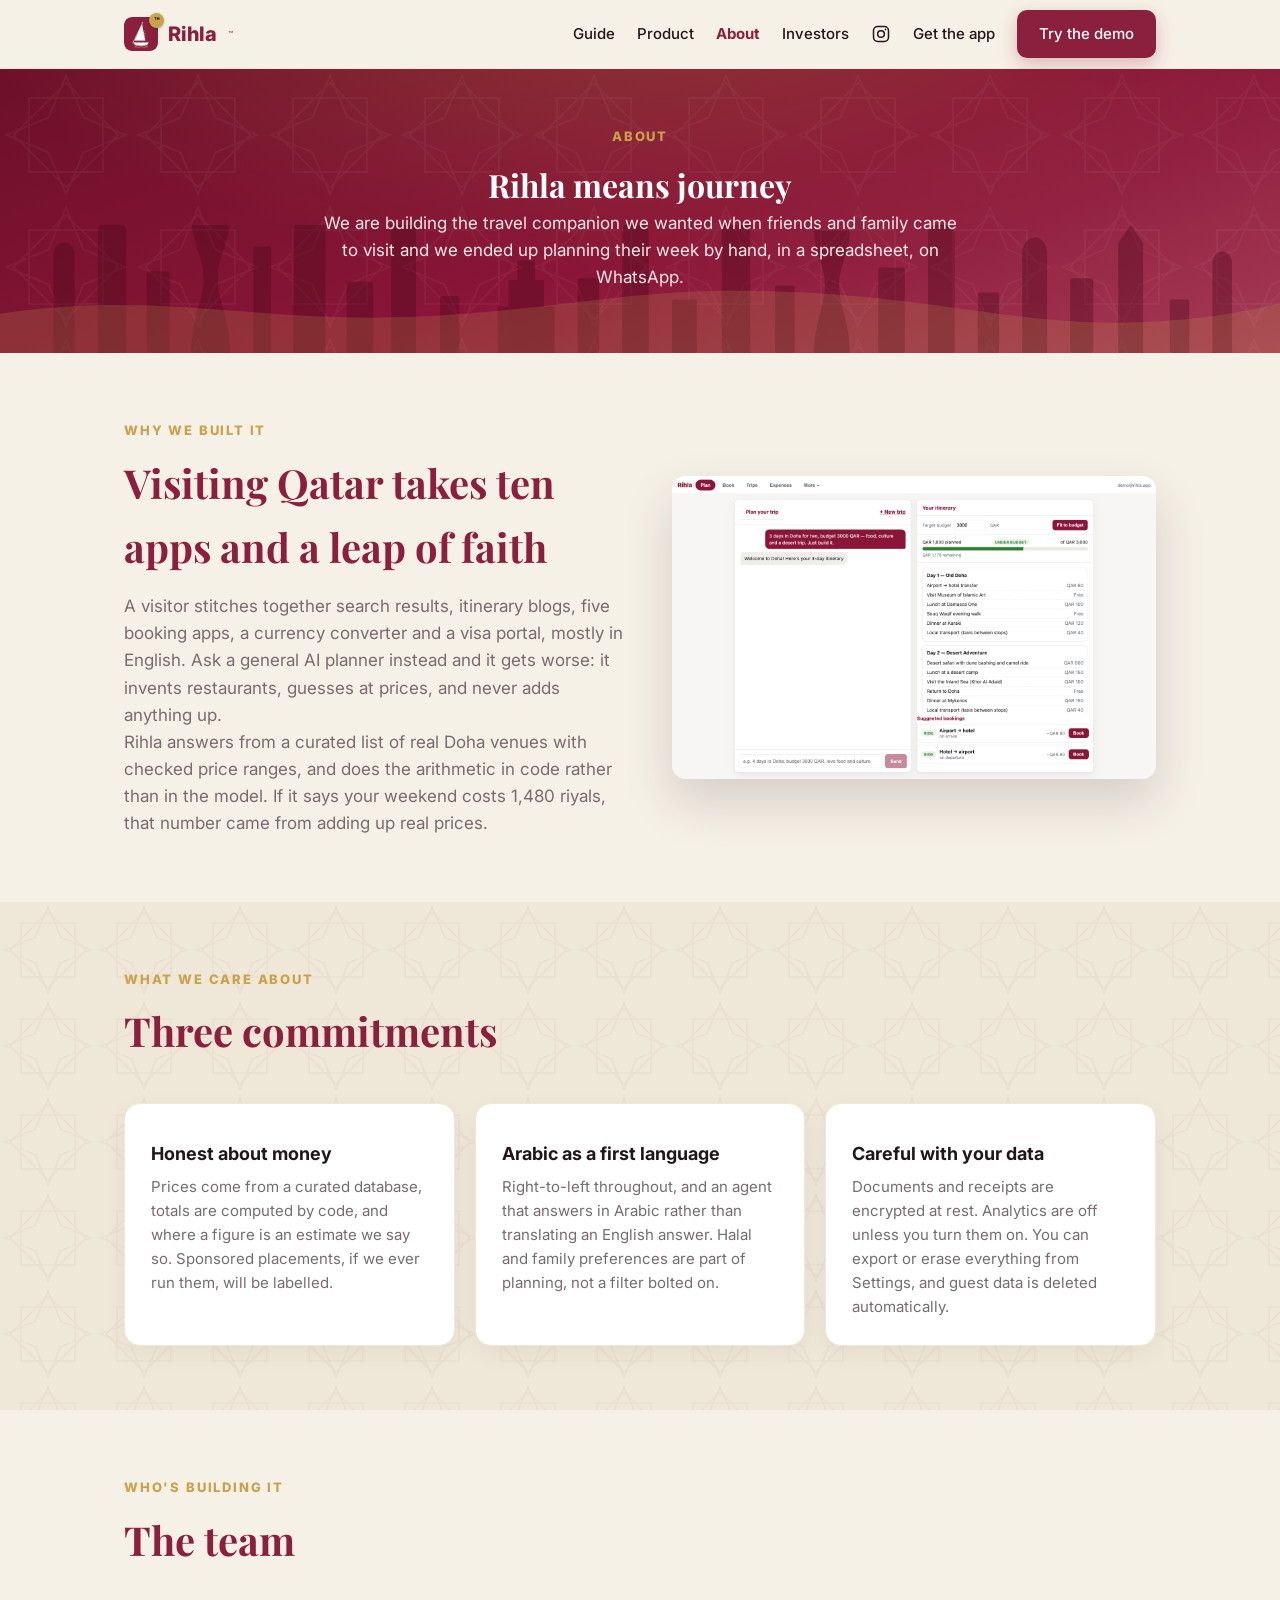
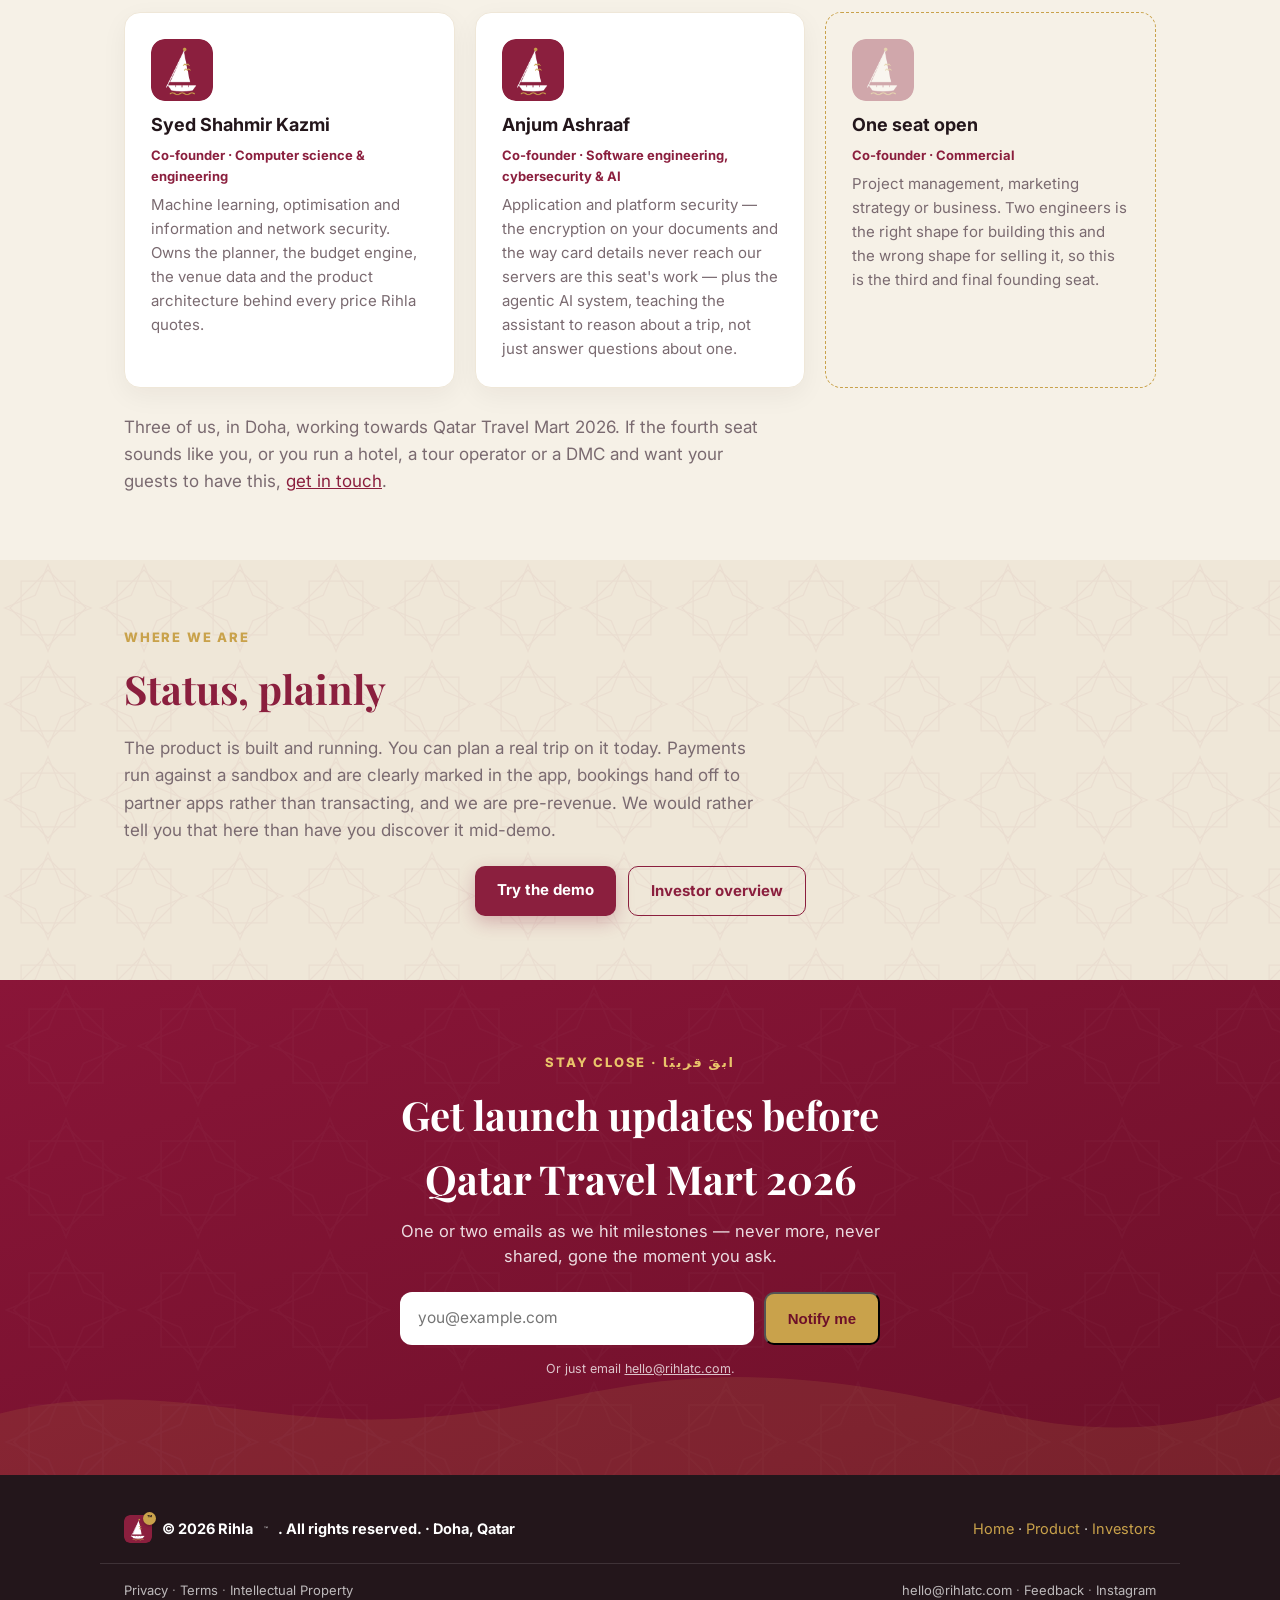
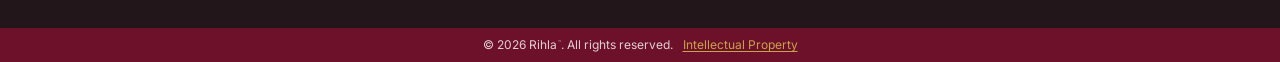
<file: about.html>
<!doctype html>
<html lang="en">
<head>
  <meta charset="utf-8" />
  <meta name="viewport" content="width=device-width, initial-scale=1" />
  <title>About — Rihla</title>
  <meta name="description" content="Rihla AI Travel Companion is built in Doha for visitors to Qatar and the people who live here." />
  <link rel="canonical" href="https://rihlatc.com/about.html" />
  <meta property="og:type" content="website" />
  <meta property="og:url" content="https://rihlatc.com/about.html" />
  <meta property="og:site_name" content="Rihla" />
  <meta property="og:title" content="About — Rihla" />
  <meta property="og:description" content="Rihla AI Travel Companion is built in Doha for visitors to Qatar and the people who live here." />
  <meta property="og:image" content="https://rihlatc.com/assets/icon-512.png" />
  <meta name="twitter:card" content="summary_large_image" />
  <meta name="twitter:title" content="About — Rihla" />
  <meta name="twitter:description" content="Rihla AI Travel Companion is built in Doha for visitors to Qatar and the people who live here." />
  <meta name="twitter:image" content="https://rihlatc.com/assets/icon-512.png" />
  <link rel="icon" type="image/png" href="assets/icon-32.png" />
  <link rel="preconnect" href="https://fonts.googleapis.com" />
  <link href="https://fonts.googleapis.com/css2?family=Playfair+Display:wght@600;700;800&family=Inter:wght@400;500;700;800&display=swap" rel="stylesheet" />
  <link rel="stylesheet" href="style.css" />
</head>
<body>

<nav class="nav">
  <div class="wrap">
    <a class="nav-brand" href="index.html"><span class="logo-badge"><img src="assets/icon-192.png" alt="" /></span>Rihla<span class="tm" aria-hidden="true">™</span></a>
    <button class="nav-burger" aria-label="Menu" aria-expanded="false" aria-controls="nav-links">☰</button>
    <div class="nav-links" id="nav-links">
      <a href="guide/index.html">Guide</a>
      <a href="product.html">Product</a>
      <a href="about.html" class="current">About</a>
      <a href="investors.html">Investors</a>
      <a href="app/" data-get-app>Get the app</a>
      <a class="btn btn-primary" href="app/">Try the demo</a>
    </div>
  </div>
</nav>

<header class="page-head-full">
  <div class="hero-layers page-layers" aria-hidden="true">
    <div class="layer layer-pattern" data-depth="0.06"></div>
    <div class="layer layer-skyline" data-depth="0.18"></div>
    <div class="layer layer-dunes"   data-depth="0.34"></div>
  </div>
  <div class="wrap page-head-inner">
  <span class="kicker">About</span>
  <h1 class="title serif">Rihla means journey</h1>
  <p class="lede">
    We are building the travel companion we wanted when friends and family came
    to visit and we ended up planning their week by hand, in a spreadsheet, on
    WhatsApp.
  </p>
  </div>
</header>

<section class="section">
  <div class="wrap two-col">
    <div>
      <span class="kicker">Why we built it</span>
      <h2 class="title serif">Visiting Qatar takes ten apps and a leap of faith</h2>
      <p class="lede">
        A visitor stitches together search results, itinerary blogs, five booking
        apps, a currency converter and a visa portal, mostly in English. Ask a
        general AI planner instead and it gets worse: it invents restaurants,
        guesses at prices, and never adds anything up.
      </p>
      <p class="lede">
        Rihla answers from a curated list of real Doha venues with checked price
        ranges, and does the arithmetic in code rather than in the model. If it
        says your weekend costs 1,480 riyals, that number came from adding up
        real prices.
      </p>
    </div>
    <img class="shot" src="assets/plan-desktop.png" alt="Rihla planning screen" loading="lazy" />
  </div>
</section>

<section class="section alt">
  <div class="wrap">
    <span class="kicker">What we care about</span>
    <h2 class="title serif">Three commitments</h2>
    <div class="grid">
      <div class="card">
        <h3>Honest about money</h3>
        <p>Prices come from a curated database, totals are computed by code, and where a figure is an estimate we say so. Sponsored placements, if we ever run them, will be labelled.</p>
      </div>
      <div class="card">
        <h3>Arabic as a first language</h3>
        <p>Right-to-left throughout, and an agent that answers in Arabic rather than translating an English answer. Halal and family preferences are part of planning, not a filter bolted on.</p>
      </div>
      <div class="card">
        <h3>Careful with your data</h3>
        <p>Documents and receipts are encrypted at rest. Analytics are off unless you turn them on. You can export or erase everything from Settings, and guest data is deleted automatically.</p>
      </div>
    </div>
  </div>
</section>

<section class="section">
  <div class="wrap">
    <span class="kicker">Who's building it</span>
    <h2 class="title serif">The team</h2>
    <div class="grid">
      <div class="card person">
        <img src="assets/icon-192.png" alt="" />
        <h3>Syed Shahmir Kazmi</h3>
        <p class="role">Co-founder · Computer science &amp; engineering</p>
        <p>Machine learning, optimisation and information and network security. Owns the planner, the budget engine, the venue data and the product architecture behind every price Rihla quotes.</p>
      </div>
      <div class="card person">
        <img src="assets/icon-192.png" alt="" />
        <h3>Anjum Ashraaf</h3>
        <p class="role">Co-founder · Software engineering, cybersecurity &amp; AI</p>
        <p>Application and platform security — the encryption on your documents and the way card details never reach our servers are this seat's work — plus the agentic AI system, teaching the assistant to reason about a trip, not just answer questions about one.</p>
      </div>
      <div class="card person open-seat">
        <img src="assets/icon-192.png" alt="" />
        <h3>One seat open</h3>
        <p class="role">Co-founder · Commercial</p>
        <p>Project management, marketing strategy or business. Two engineers is the right shape for building this and the wrong shape for selling it, so this is the third and final founding seat.</p>
      </div>
    </div>
    <p class="lede" style="margin-top:26px">
      Three of us, in Doha, working towards Qatar Travel Mart 2026. If the fourth
      seat sounds like you, or you run a hotel, a tour operator or a DMC and want
      your guests to have this,
      <a href="mailto:hello@rihlatc.com?subject=Rihla">get in touch</a>.
    </p>
  </div>
</section>

<section class="section alt">
  <div class="wrap">
    <span class="kicker">Where we are</span>
    <h2 class="title serif">Status, plainly</h2>
    <p class="lede">
      The product is built and running. You can plan a real trip on it today.
      Payments run against a sandbox and are clearly marked in the app, bookings
      hand off to partner apps rather than transacting, and we are pre-revenue.
      We would rather tell you that here than have you discover it mid-demo.
    </p>
    <div class="center" style="margin-top:22px">
      <a class="btn btn-primary" href="app/">Try the demo</a>
      <a class="btn btn-ghost" href="investors.html">Investor overview</a>
    </div>
  </div>
</section>

<section class="waitlist-band" id="waitlist">
  <div class="hero-layers" aria-hidden="true">
    <div class="layer layer-pattern"></div>
    <div class="layer layer-dunes"></div>
  </div>
  <div class="wrap waitlist-inner">
    <span class="kicker light">Stay close · ابقَ قريبًا</span>
    <h2 class="title serif">Get launch updates before<br/>Qatar Travel Mart 2026</h2>
    <p class="waitlist-lede">One or two emails as we hit milestones — never more, never shared, gone the moment you ask.</p>
    <form class="waitlist-form" autocomplete="email">
      <input type="email" name="email" required placeholder="you@example.com" aria-label="Your email address" />
      <button class="btn btn-gold" type="submit">Notify me</button>
    </form>
    <p class="fine waitlist-note">Or just email <a href="mailto:hello@rihlatc.com?subject=Launch%20updates">hello@rihlatc.com</a>.</p>
  </div>
</section>

<footer>
  <div class="wrap">
    <span class="foot-brand"><span class="logo-badge"><img src="assets/icon-192.png" alt="" /></span>© 2026 Rihla<span class="tm" aria-hidden="true">™</span>. All rights reserved. · Doha, Qatar</span>
    <span>
      <a href="index.html">Home</a> ·
      <a href="product.html">Product</a> ·
      <a href="investors.html">Investors</a>
    </span>
  </div>
  <div class="wrap footer-legal">
    <span><a href="app/#/privacy">Privacy</a> · <a href="app/#/terms">Terms</a> · <a href="intellectual-property.html">Intellectual Property</a></span>
    <span><a href="mailto:hello@rihlatc.com">hello@rihlatc.com</a></span>
  </div>
</footer>

<div class="ip-strip">
  <div class="wrap">
    <span>© 2026 Rihla<span class="tm" aria-hidden="true">™</span>. All rights reserved.</span>
    <a href="intellectual-property.html">Intellectual Property</a>
  </div>
</div>

<script src="nav.js"></script>
<script src="waitlist.js"></script>
<script src="analytics.js"></script>
<script src="get-app.js"></script>
</body>
</html>
</file>
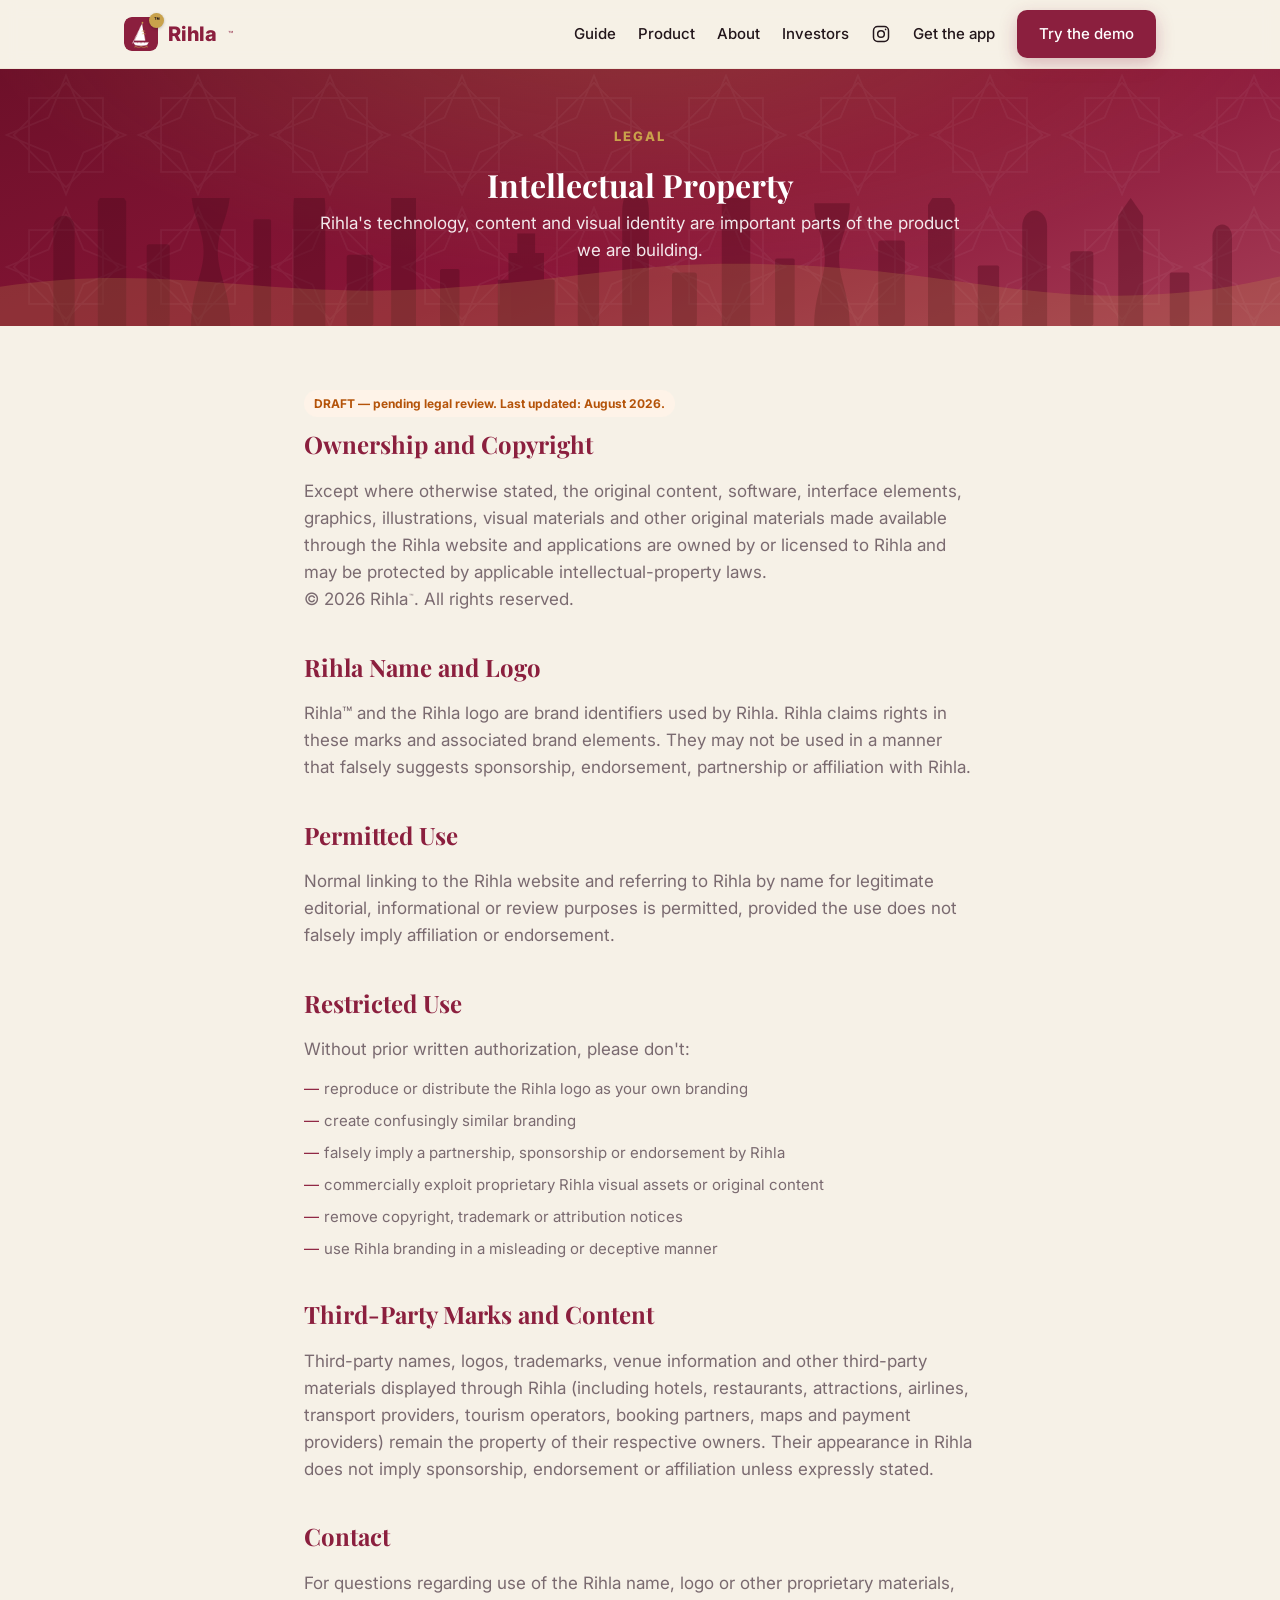
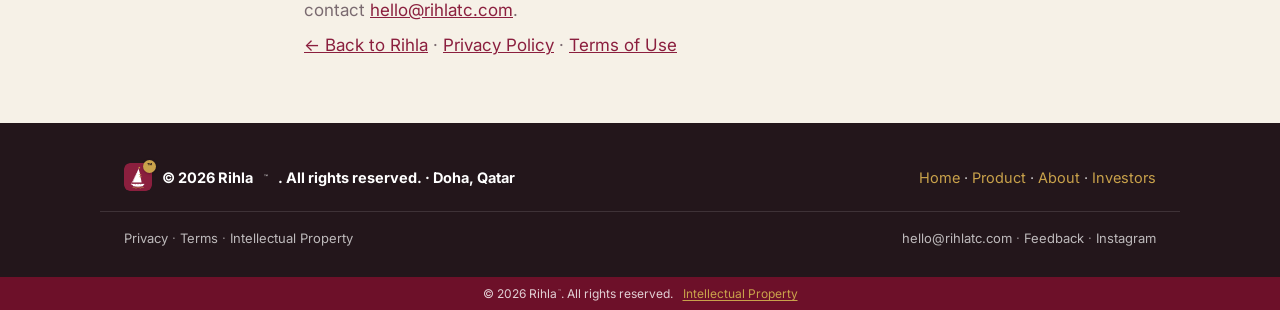
<file: intellectual-property.html>
<!doctype html>
<html lang="en">
<head>
  <meta charset="utf-8" />
  <meta name="viewport" content="width=device-width, initial-scale=1" />
  <title>Intellectual Property | Rihla</title>
  <meta name="description" content="Information about copyright, trademarks and permitted use of Rihla's brand and original content." />
  <link rel="canonical" href="https://rihlatc.com/intellectual-property.html" />
  <link rel="icon" type="image/png" href="assets/icon-32.png" />
  <link rel="preconnect" href="https://fonts.googleapis.com" />
  <link href="https://fonts.googleapis.com/css2?family=Playfair+Display:wght@600;700;800&family=Inter:wght@400;500;700;800&display=swap" rel="stylesheet" />
  <link rel="stylesheet" href="style.css" />
</head>
<body>

<nav class="nav">
  <div class="wrap">
    <a class="nav-brand" href="index.html"><span class="logo-badge"><img src="assets/icon-192.png" alt="" /></span>Rihla<span class="tm" aria-hidden="true">™</span></a>
    <button class="nav-burger" aria-label="Menu" aria-expanded="false" aria-controls="nav-links">☰</button>
    <div class="nav-links" id="nav-links">
      <a href="guide/index.html">Guide</a>
      <a href="product.html">Product</a>
      <a href="about.html">About</a>
      <a href="investors.html">Investors</a>
      <a href="app/" data-get-app>Get the app</a>
      <a class="btn btn-primary" href="app/">Try the demo</a>
    </div>
  </div>
</nav>

<header class="page-head-full">
  <div class="hero-layers page-layers" aria-hidden="true">
    <div class="layer layer-pattern" data-depth="0.06"></div>
    <div class="layer layer-skyline" data-depth="0.18"></div>
    <div class="layer layer-dunes"   data-depth="0.34"></div>
  </div>
  <div class="wrap page-head-inner">
  <span class="kicker">Legal</span>
  <h1 class="title serif">Intellectual Property</h1>
  <p class="lede">
    Rihla's technology, content and visual identity are important parts of
    the product we are building.
  </p>
  </div>
</header>

<section class="section">
  <div class="wrap legal-page">
    <p class="legal-draft">DRAFT — pending legal review. Last updated: August 2026.</p>

    <h2 class="title serif" style="font-size:24px">Ownership and Copyright</h2>
    <p class="lede">
      Except where otherwise stated, the original content, software,
      interface elements, graphics, illustrations, visual materials and
      other original materials made available through the Rihla website
      and applications are owned by or licensed to Rihla and may be
      protected by applicable intellectual-property laws.
    </p>
    <p class="lede">© 2026 Rihla<span class="tm" aria-hidden="true">™</span>. All rights reserved.</p>

    <h2 class="title serif" style="font-size:24px">Rihla Name and Logo</h2>
    <p class="lede">
      Rihla™ and the Rihla logo are brand identifiers used by Rihla. Rihla
      claims rights in these marks and associated brand elements. They may
      not be used in a manner that falsely suggests sponsorship,
      endorsement, partnership or affiliation with Rihla.
    </p>

    <h2 class="title serif" style="font-size:24px">Permitted Use</h2>
    <p class="lede">
      Normal linking to the Rihla website and referring to Rihla by name
      for legitimate editorial, informational or review purposes is
      permitted, provided the use does not falsely imply affiliation or
      endorsement.
    </p>

    <h2 class="title serif" style="font-size:24px">Restricted Use</h2>
    <p class="lede">Without prior written authorization, please don't:</p>
    <ul class="legal-list">
      <li>reproduce or distribute the Rihla logo as your own branding</li>
      <li>create confusingly similar branding</li>
      <li>falsely imply a partnership, sponsorship or endorsement by Rihla</li>
      <li>commercially exploit proprietary Rihla visual assets or original content</li>
      <li>remove copyright, trademark or attribution notices</li>
      <li>use Rihla branding in a misleading or deceptive manner</li>
    </ul>

    <h2 class="title serif" style="font-size:24px">Third-Party Marks and Content</h2>
    <p class="lede">
      Third-party names, logos, trademarks, venue information and other
      third-party materials displayed through Rihla (including hotels,
      restaurants, attractions, airlines, transport providers, tourism
      operators, booking partners, maps and payment providers) remain the
      property of their respective owners. Their appearance in Rihla does
      not imply sponsorship, endorsement or affiliation unless expressly
      stated.
    </p>

    <h2 class="title serif" style="font-size:24px">Contact</h2>
    <p class="lede">
      For questions regarding use of the Rihla name, logo or other
      proprietary materials, contact
      <a href="mailto:hello@rihlatc.com">hello@rihlatc.com</a>.
    </p>

    <p class="lede" style="margin-top:8px">
      <a href="index.html">← Back to Rihla</a> ·
      <a href="app/#/privacy">Privacy Policy</a> ·
      <a href="app/#/terms">Terms of Use</a>
    </p>
  </div>
</section>

<footer>
  <div class="wrap">
    <span class="foot-brand"><span class="logo-badge"><img src="assets/icon-192.png" alt="" /></span>© 2026 Rihla<span class="tm" aria-hidden="true">™</span>. All rights reserved. · Doha, Qatar</span>
    <span>
      <a href="index.html">Home</a> ·
      <a href="product.html">Product</a> ·
      <a href="about.html">About</a> ·
      <a href="investors.html">Investors</a>
    </span>
  </div>
  <div class="wrap footer-legal">
    <span><a href="app/#/privacy">Privacy</a> · <a href="app/#/terms">Terms</a> · <a href="intellectual-property.html">Intellectual Property</a></span>
    <span><a href="mailto:hello@rihlatc.com">hello@rihlatc.com</a></span>
  </div>
</footer>

<div class="ip-strip">
  <div class="wrap">
    <span>© 2026 Rihla<span class="tm" aria-hidden="true">™</span>. All rights reserved.</span>
    <a href="intellectual-property.html">Intellectual Property</a>
  </div>
</div>

<script src="nav.js"></script>
<script src="analytics.js"></script>
<script src="get-app.js"></script>
</body>
</html>
</file>
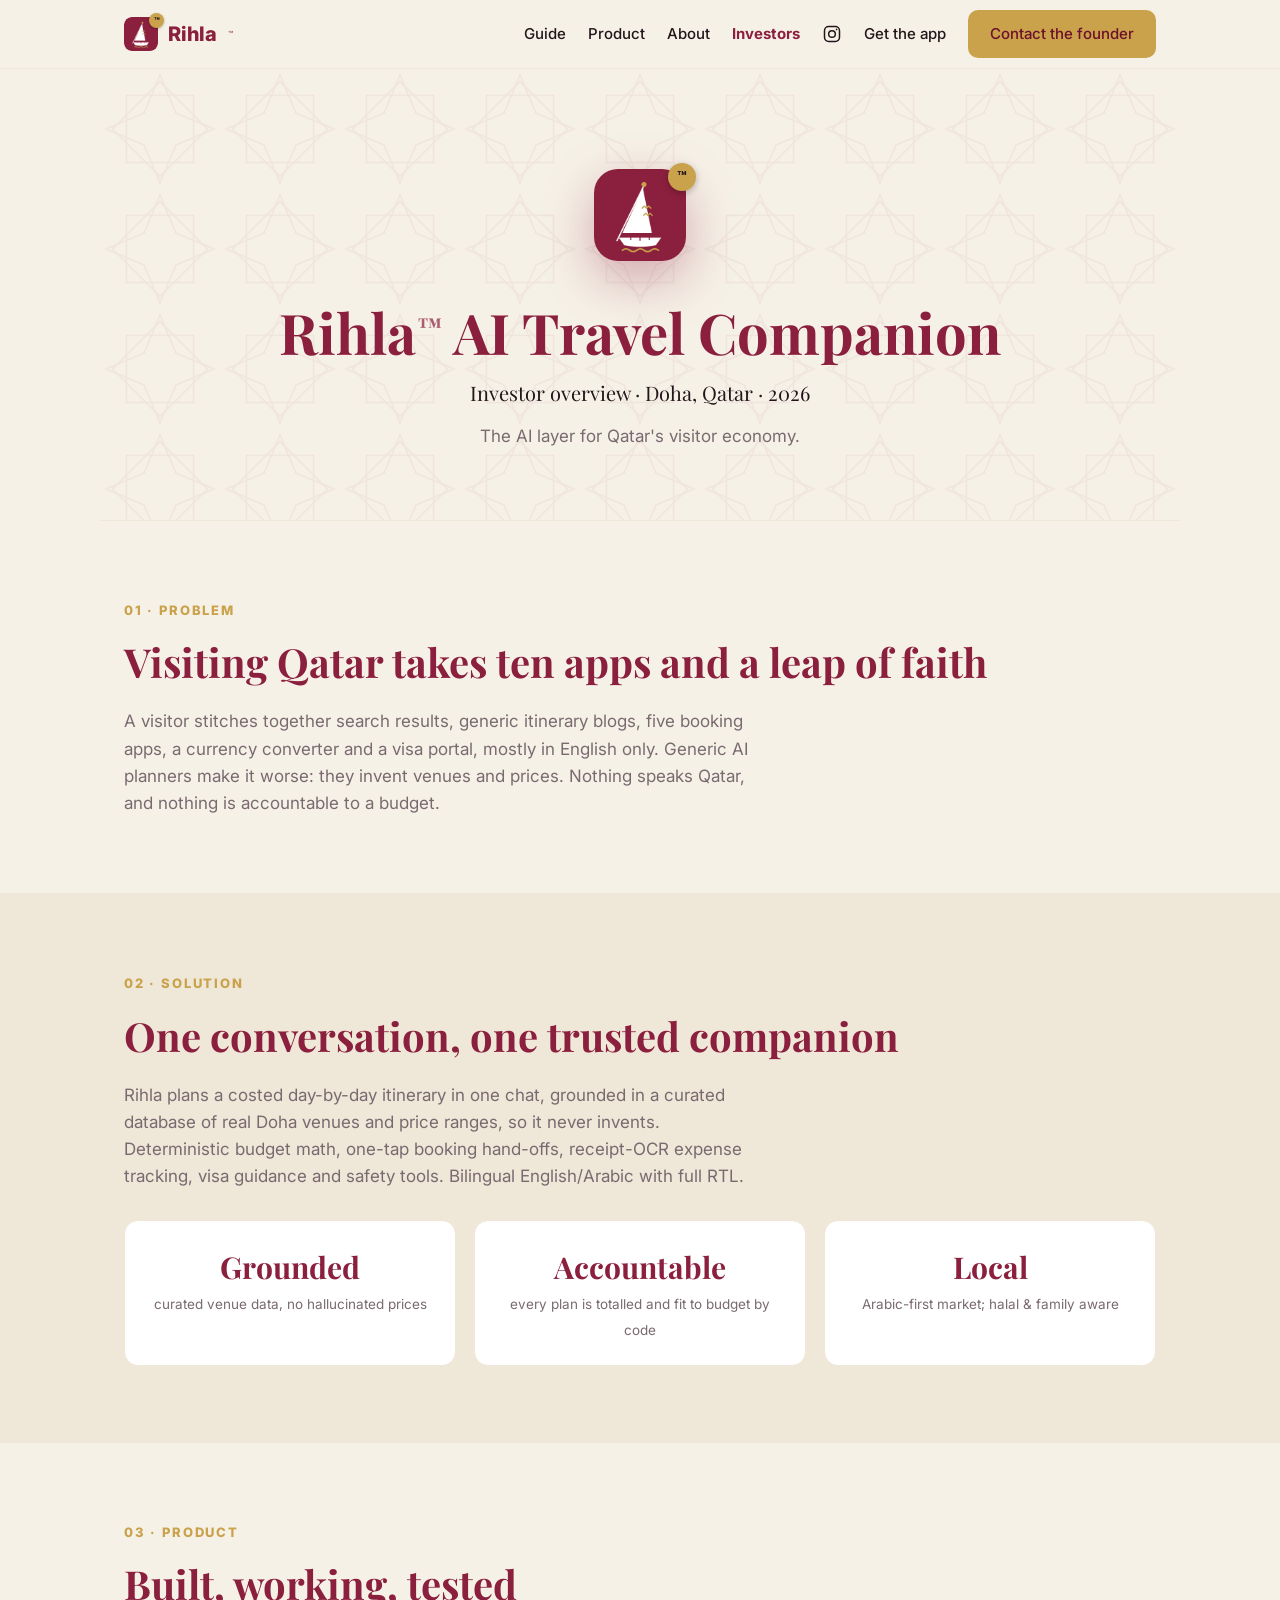
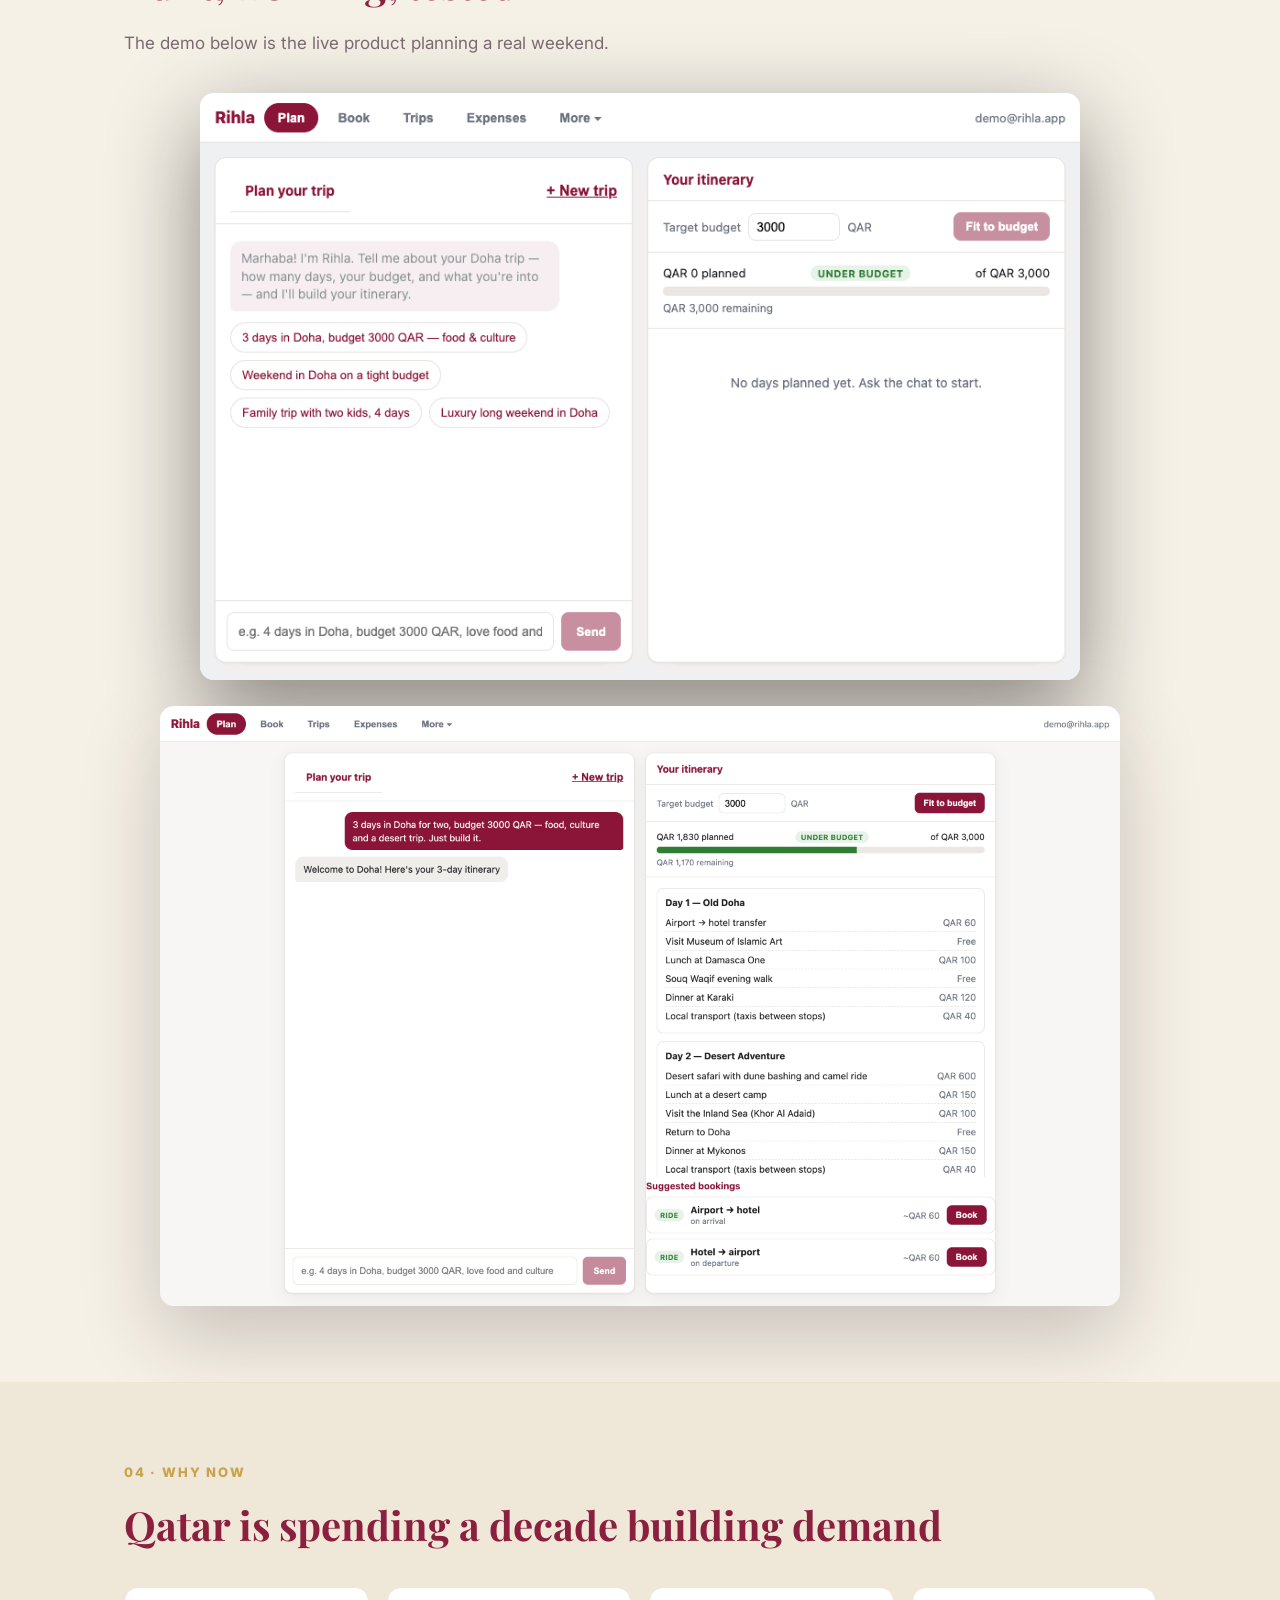
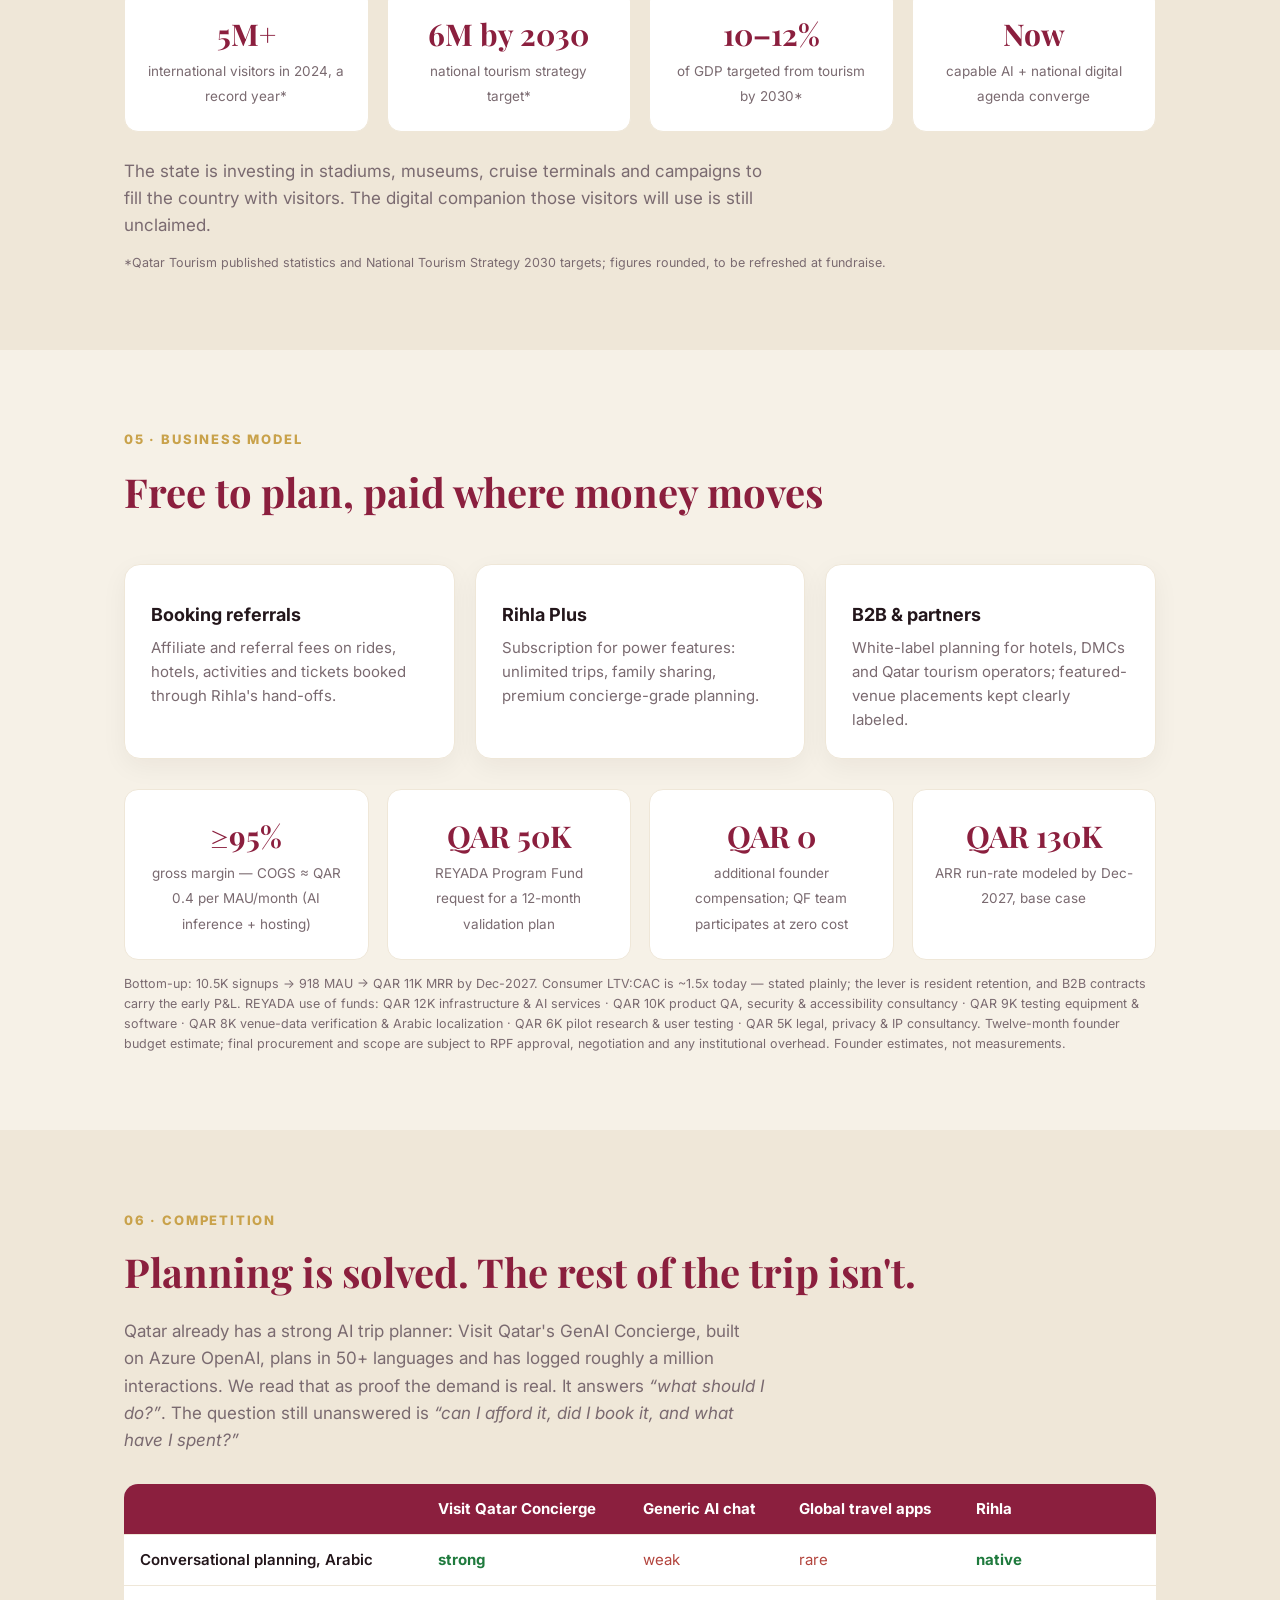
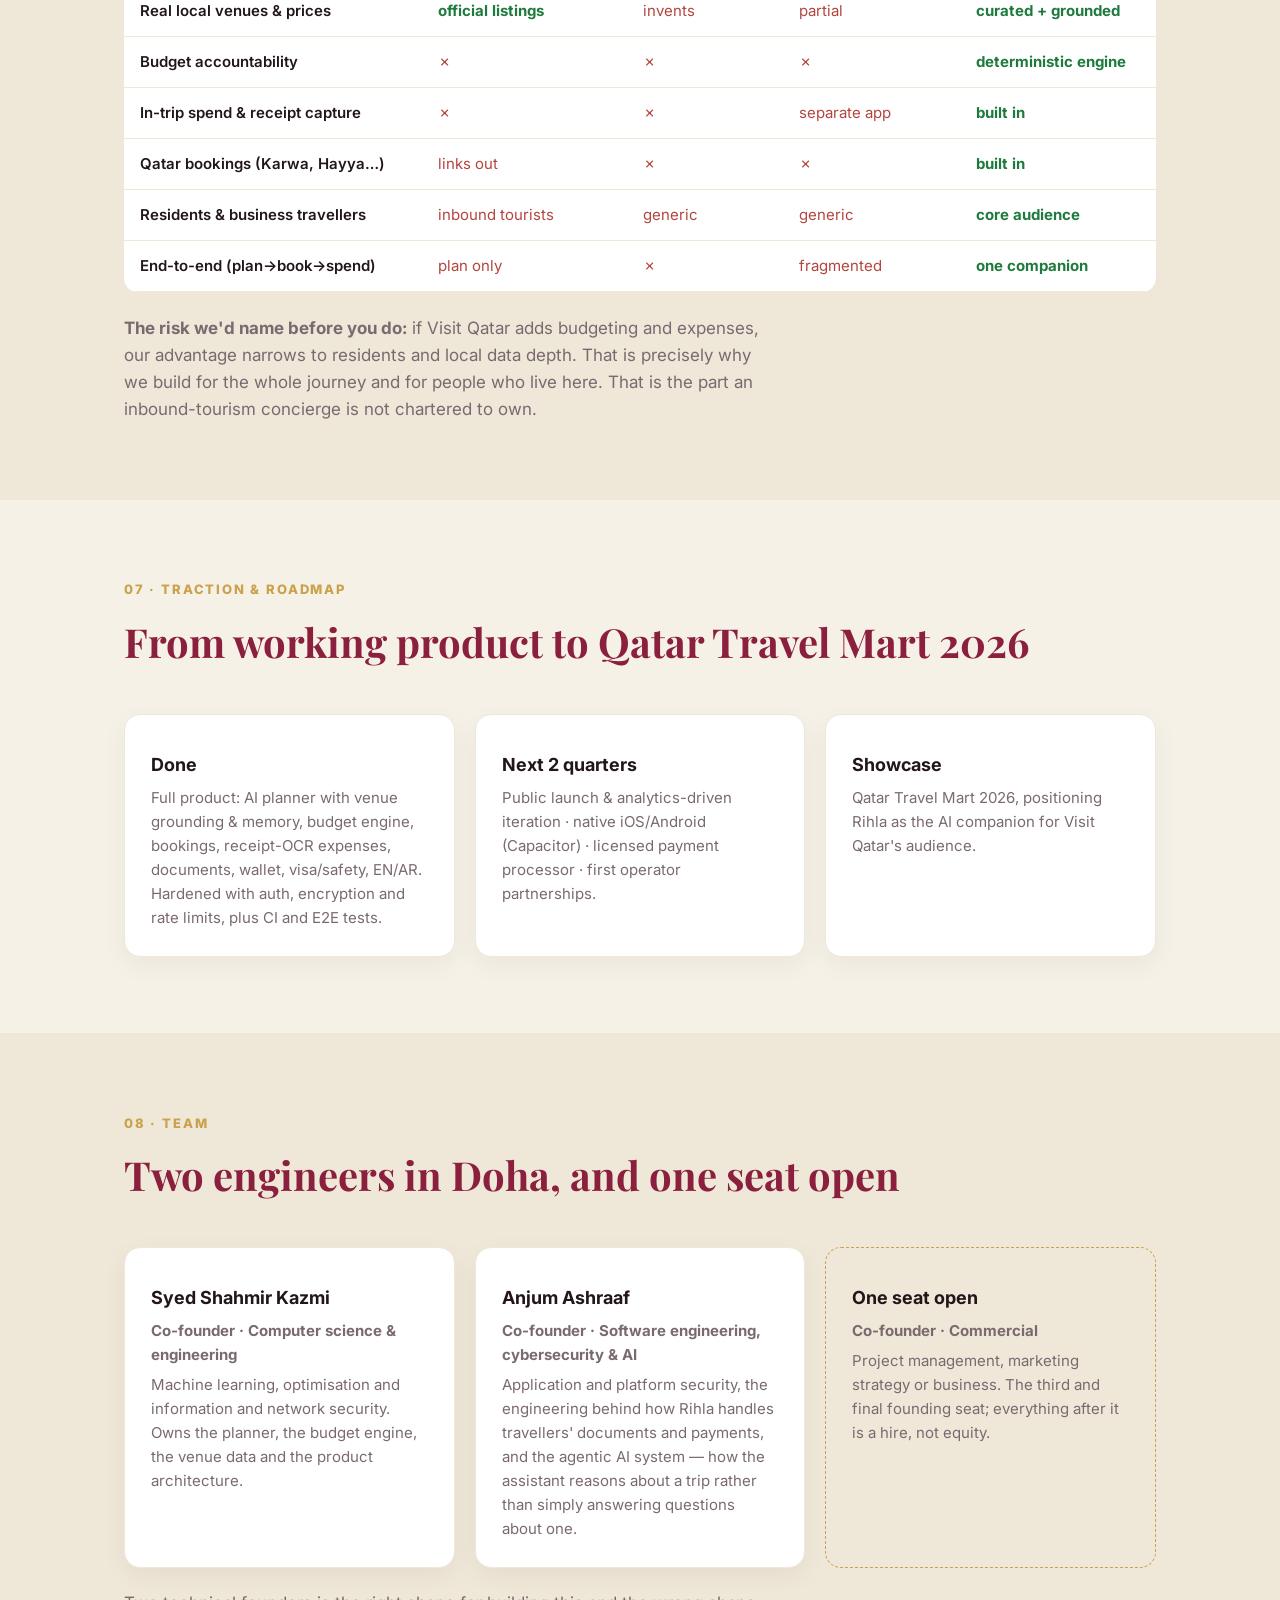
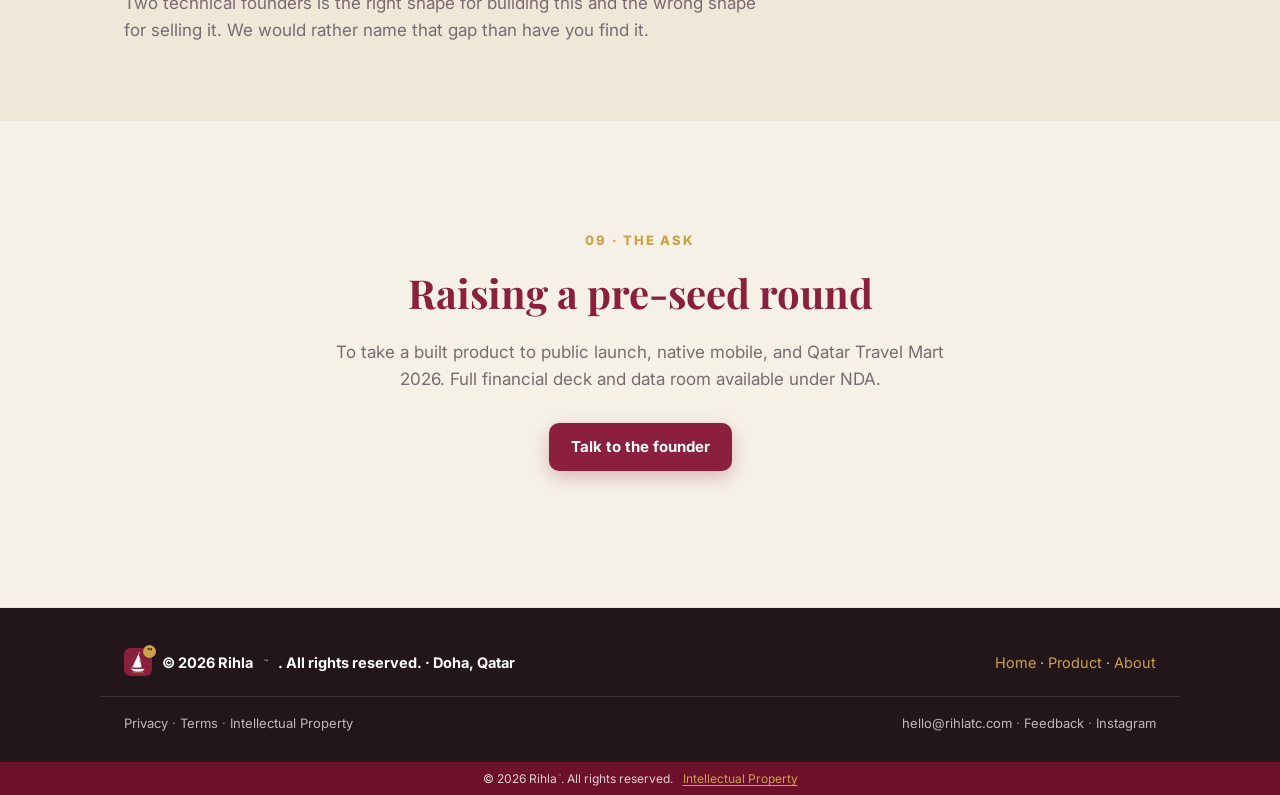
<file: investors.html>
<!doctype html>
<html lang="en">
<head>
  <meta charset="utf-8" />
  <meta name="viewport" content="width=device-width, initial-scale=1" />
  <title>Rihla — Investor Overview</title>
  <meta name="description" content="Rihla AI Travel Companion — investor overview. The AI layer for Qatar's visitor economy." />
  <link rel="canonical" href="https://rihlatc.com/investors.html" />
  <meta property="og:type" content="website" />
  <meta property="og:url" content="https://rihlatc.com/investors.html" />
  <meta property="og:site_name" content="Rihla" />
  <meta property="og:title" content="Rihla — Investor Overview" />
  <meta property="og:description" content="Rihla AI Travel Companion — investor overview. The AI layer for Qatar's visitor economy." />
  <meta property="og:image" content="https://rihlatc.com/assets/icon-512.png" />
  <meta name="twitter:card" content="summary_large_image" />
  <meta name="twitter:title" content="Rihla — Investor Overview" />
  <meta name="twitter:description" content="Rihla AI Travel Companion — investor overview. The AI layer for Qatar's visitor economy." />
  <meta name="twitter:image" content="https://rihlatc.com/assets/icon-512.png" />
  <link rel="icon" type="image/png" href="assets/icon-32.png" />
  <link rel="preconnect" href="https://fonts.googleapis.com" />
  <link href="https://fonts.googleapis.com/css2?family=Playfair+Display:wght@600;700;800&family=Inter:wght@400;500;700;800&display=swap" rel="stylesheet" />
  <link rel="stylesheet" href="style.css" />
</head>
<body>

<nav class="nav">
  <div class="wrap">
    <a class="nav-brand" href="index.html"><span class="logo-badge"><img src="assets/icon-192.png" alt="" /></span>Rihla<span class="tm" aria-hidden="true">™</span></a>
    <button class="nav-burger" aria-label="Menu" aria-expanded="false" aria-controls="nav-links">☰</button>
    <div class="nav-links" id="nav-links">
      <a href="guide/index.html">Guide</a>
      <a href="product.html">Product</a>
      <a href="about.html">About</a>
      <a href="investors.html" class="current">Investors</a>
      <a href="app/" data-get-app>Get the app</a>
      <a class="btn btn-gold" href="mailto:hello@rihlatc.com?subject=Rihla%20investor%20intro">Contact the founder</a>
    </div>
  </div>
</nav>

<header class="deck-cover deck-section wrap deck-cover-pattern">
  <span class="hero-logo-wrap"><img class="hero-logo" src="assets/icon-512.png" alt="Rihla logo" /></span>
  <h1 class="serif" style="font-size:clamp(36px,5vw,56px);color:var(--maroon)">Rihla<span class="tm" aria-hidden="true">™</span> AI Travel Companion</h1>
  <p class="tagline serif" style="font-size:20px">Investor overview · Doha, Qatar · 2026</p>
  <p class="lede" style="margin:14px auto 0">The AI layer for Qatar's visitor economy.</p>
</header>

<section class="deck-section">
  <div class="wrap">
    <span class="kicker">01 · Problem</span>
    <h2 class="title serif">Visiting Qatar takes ten apps and a leap of faith</h2>
    <p class="lede">
      A visitor stitches together search results, generic itinerary blogs, five
      booking apps, a currency converter and a visa portal, mostly in English
      only. Generic AI planners make it worse: they invent venues and prices.
      Nothing speaks Qatar, and nothing is accountable to a budget.
    </p>
  </div>
</section>

<section class="deck-section" style="background:var(--cream-2)">
  <div class="wrap">
    <span class="kicker">02 · Solution</span>
    <h2 class="title serif">One conversation, one trusted companion</h2>
    <p class="lede">
      Rihla plans a costed day-by-day itinerary in one chat, grounded in a
      curated database of real Doha venues and price ranges, so it never
      invents. Deterministic budget math, one-tap booking hand-offs, receipt-OCR
      expense tracking, visa guidance and safety tools. Bilingual English/Arabic
      with full RTL.
    </p>
    <div class="num-row">
      <div class="num"><b>Grounded</b><span>curated venue data, no hallucinated prices</span></div>
      <div class="num"><b>Accountable</b><span>every plan is totalled and fit to budget by code</span></div>
      <div class="num"><b>Local</b><span>Arabic-first market; halal &amp; family aware</span></div>
    </div>
  </div>
</section>

<section class="deck-section">
  <div class="wrap">
    <span class="kicker">03 · Product</span>
    <h2 class="title serif">Built, working, tested</h2>
    <p class="lede">The demo below is the live product planning a real weekend.</p>
    <img class="demo-frame" style="margin-top:36px" src="assets/demo.gif" alt="Live product demo" />
    <img class="hero-shot" style="margin-top:26px" src="assets/plan-desktop.png" alt="Rihla plan screen" />
  </div>
</section>

<section class="deck-section" style="background:var(--cream-2)">
  <div class="wrap">
    <span class="kicker">04 · Why now</span>
    <h2 class="title serif">Qatar is spending a decade building demand</h2>
    <div class="num-row">
      <div class="num"><b>5M+</b><span>international visitors in 2024, a record year*</span></div>
      <div class="num"><b>6M by 2030</b><span>national tourism strategy target*</span></div>
      <div class="num"><b>10–12%</b><span>of GDP targeted from tourism by 2030*</span></div>
      <div class="num"><b>Now</b><span>capable AI + national digital agenda converge</span></div>
    </div>
    <p class="lede" style="margin-top:26px">
      The state is investing in stadiums, museums, cruise terminals and
      campaigns to fill the country with visitors. The digital companion those
      visitors will use is still unclaimed.
    </p>
    <p class="fine">*Qatar Tourism published statistics and National Tourism Strategy 2030 targets; figures rounded, to be refreshed at fundraise.</p>
  </div>
</section>

<section class="deck-section">
  <div class="wrap">
    <span class="kicker">05 · Business model</span>
    <h2 class="title serif">Free to plan, paid where money moves</h2>
    <div class="grid">
      <div class="card"><h3>Booking referrals</h3><p>Affiliate and referral fees on rides, hotels, activities and tickets booked through Rihla's hand-offs.</p></div>
      <div class="card"><h3>Rihla Plus</h3><p>Subscription for power features: unlimited trips, family sharing, premium concierge-grade planning.</p></div>
      <div class="card"><h3>B2B &amp; partners</h3><p>White-label planning for hotels, DMCs and Qatar tourism operators; featured-venue placements kept clearly labeled.</p></div>
    </div>
    <div class="num-row">
      <div class="num"><b>&ge;95%</b><span>gross margin — COGS &asymp; QAR 0.4 per MAU/month (AI inference + hosting)</span></div>
      <div class="num"><b>QAR 50K</b><span>REYADA Program Fund request for a 12-month validation plan</span></div>
      <div class="num"><b>QAR 0</b><span>additional founder compensation; QF team participates at zero cost</span></div>
      <div class="num"><b>QAR 130K</b><span>ARR run-rate modeled by Dec-2027, base case</span></div>
    </div>
    <p class="fine">
      Bottom-up: 10.5K signups &rarr; 918 MAU &rarr; QAR 11K MRR by Dec-2027. Consumer
      LTV:CAC is ~1.5x today — stated plainly; the lever is resident retention, and
      B2B contracts carry the early P&amp;L. REYADA use of funds: QAR 12K infrastructure
      &amp; AI services &middot; QAR 10K product QA, security &amp; accessibility consultancy
      &middot; QAR 9K testing equipment &amp; software &middot; QAR 8K venue-data verification
      &amp; Arabic localization &middot; QAR 6K pilot research &amp; user testing &middot; QAR 5K
      legal, privacy &amp; IP consultancy. Twelve-month founder budget estimate; final
      procurement and scope are subject to RPF approval, negotiation and any institutional
      overhead. Founder estimates, not measurements.
    </p>
  </div>
</section>

<section class="deck-section" style="background:var(--cream-2)">
  <div class="wrap">
    <span class="kicker">06 · Competition</span>
    <h2 class="title serif">Planning is solved. The rest of the trip isn't.</h2>
    <p class="lede">
      Qatar already has a strong AI trip planner: Visit Qatar's GenAI Concierge,
      built on Azure OpenAI, plans in 50+ languages and has logged roughly a
      million interactions. We read that as proof the demand is real. It answers
      <em>“what should I do?”</em>. The question still unanswered is
      <em>“can I afford it, did I book it, and what have I spent?”</em>
    </p>
    <div class="cmp-scroll">
    <table class="cmp">
      <tr>
        <th></th>
        <th>Visit Qatar Concierge</th>
        <th>Generic AI chat</th>
        <th>Global travel apps</th>
        <th>Rihla</th>
      </tr>
      <tr><td>Conversational planning, Arabic</td><td class="check">strong</td><td class="cross">weak</td><td class="cross">rare</td><td class="check">native</td></tr>
      <tr><td>Real local venues &amp; prices</td><td class="check">official listings</td><td class="cross">invents</td><td class="cross">partial</td><td class="check">curated + grounded</td></tr>
      <tr><td>Budget accountability</td><td class="cross">✗</td><td class="cross">✗</td><td class="cross">✗</td><td class="check">deterministic engine</td></tr>
      <tr><td>In-trip spend &amp; receipt capture</td><td class="cross">✗</td><td class="cross">✗</td><td class="cross">separate app</td><td class="check">built in</td></tr>
      <tr><td>Qatar bookings (Karwa, Hayya…)</td><td class="cross">links out</td><td class="cross">✗</td><td class="cross">✗</td><td class="check">built in</td></tr>
      <tr><td>Residents &amp; business travellers</td><td class="cross">inbound tourists</td><td class="cross">generic</td><td class="cross">generic</td><td class="check">core audience</td></tr>
      <tr><td>End-to-end (plan→book→spend)</td><td class="cross">plan only</td><td class="cross">✗</td><td class="cross">fragmented</td><td class="check">one companion</td></tr>
    </table>
    </div>
    <p class="lede" style="margin-top:1.4rem">
      <strong>The risk we'd name before you do:</strong> if Visit Qatar adds
      budgeting and expenses, our advantage narrows to residents and local data
      depth. That is precisely why we build for the whole journey and for people
      who live here. That is the part an inbound-tourism concierge is not chartered to own.
    </p>
  </div>
</section>

<section class="deck-section">
  <div class="wrap">
    <span class="kicker">07 · Traction &amp; roadmap</span>
    <h2 class="title serif">From working product to Qatar Travel Mart 2026</h2>
    <div class="grid">
      <div class="card"><h3>Done</h3><p>Full product: AI planner with venue grounding &amp; memory, budget engine, bookings, receipt-OCR expenses, documents, wallet, visa/safety, EN/AR. Hardened with auth, encryption and rate limits, plus CI and E2E tests.</p></div>
      <div class="card"><h3>Next 2 quarters</h3><p>Public launch &amp; analytics-driven iteration · native iOS/Android (Capacitor) · licensed payment processor · first operator partnerships.</p></div>
      <div class="card"><h3>Showcase</h3><p>Qatar Travel Mart 2026, positioning Rihla as the AI companion for Visit Qatar's audience.</p></div>
    </div>
  </div>
</section>

<section class="deck-section" style="background:var(--cream-2)">
  <div class="wrap">
    <span class="kicker">08 · Team</span>
    <h2 class="title serif">Two engineers in Doha, and one seat open</h2>
    <div class="grid">
      <div class="card">
        <h3>Syed Shahmir Kazmi</h3>
        <p class="role-line">Co-founder · Computer science &amp; engineering</p>
        <p>Machine learning, optimisation and information and network security. Owns the planner, the budget engine, the venue data and the product architecture.</p>
      </div>
      <div class="card">
        <h3>Anjum Ashraaf</h3>
        <p class="role-line">Co-founder · Software engineering, cybersecurity &amp; AI</p>
        <p>Application and platform security, the engineering behind how Rihla handles travellers' documents and payments, and the agentic AI system — how the assistant reasons about a trip rather than simply answering questions about one.</p>
      </div>
      <div class="card open-seat">
        <h3>One seat open</h3>
        <p class="role-line">Co-founder · Commercial</p>
        <p>Project management, marketing strategy or business. The third and final founding seat; everything after it is a hire, not equity.</p>
      </div>
    </div>
    <p class="lede" style="margin-top:22px">
      Two technical founders is the right shape for building this and the wrong
      shape for selling it. We would rather name that gap than have you find it.
    </p>
  </div>
</section>

<section class="deck-section">
  <div class="wrap" style="text-align:center;padding:30px 24px 60px">
    <span class="kicker">09 · The ask</span>
    <h2 class="title serif">Raising a pre-seed round</h2>
    <p class="lede" style="margin:0 auto 30px">
      To take a built product to public launch, native mobile, and Qatar Travel
      Mart 2026. Full financial deck and data room available under NDA.
    </p>
    <a class="btn btn-primary" href="mailto:hello@rihlatc.com?subject=Rihla%20investor%20intro">Talk to the founder</a>
  </div>
</section>

<footer>
  <div class="wrap">
    <span class="foot-brand"><span class="logo-badge"><img src="assets/icon-192.png" alt="" /></span>© 2026 Rihla<span class="tm" aria-hidden="true">™</span>. All rights reserved. · Doha, Qatar</span>
    <span>
      <a href="index.html">Home</a> ·
      <a href="product.html">Product</a> ·
      <a href="about.html">About</a>
    </span>
  </div>
  <div class="wrap footer-legal">
    <span><a href="app/#/privacy">Privacy</a> · <a href="app/#/terms">Terms</a> · <a href="intellectual-property.html">Intellectual Property</a></span>
    <span><a href="mailto:hello@rihlatc.com">hello@rihlatc.com</a></span>
  </div>
</footer>

<div class="ip-strip">
  <div class="wrap">
    <span>© 2026 Rihla<span class="tm" aria-hidden="true">™</span>. All rights reserved.</span>
    <a href="intellectual-property.html">Intellectual Property</a>
  </div>
</div>

<script src="nav.js"></script>
<script src="analytics.js"></script>
<script src="get-app.js"></script>
</body>
</html>
</file>
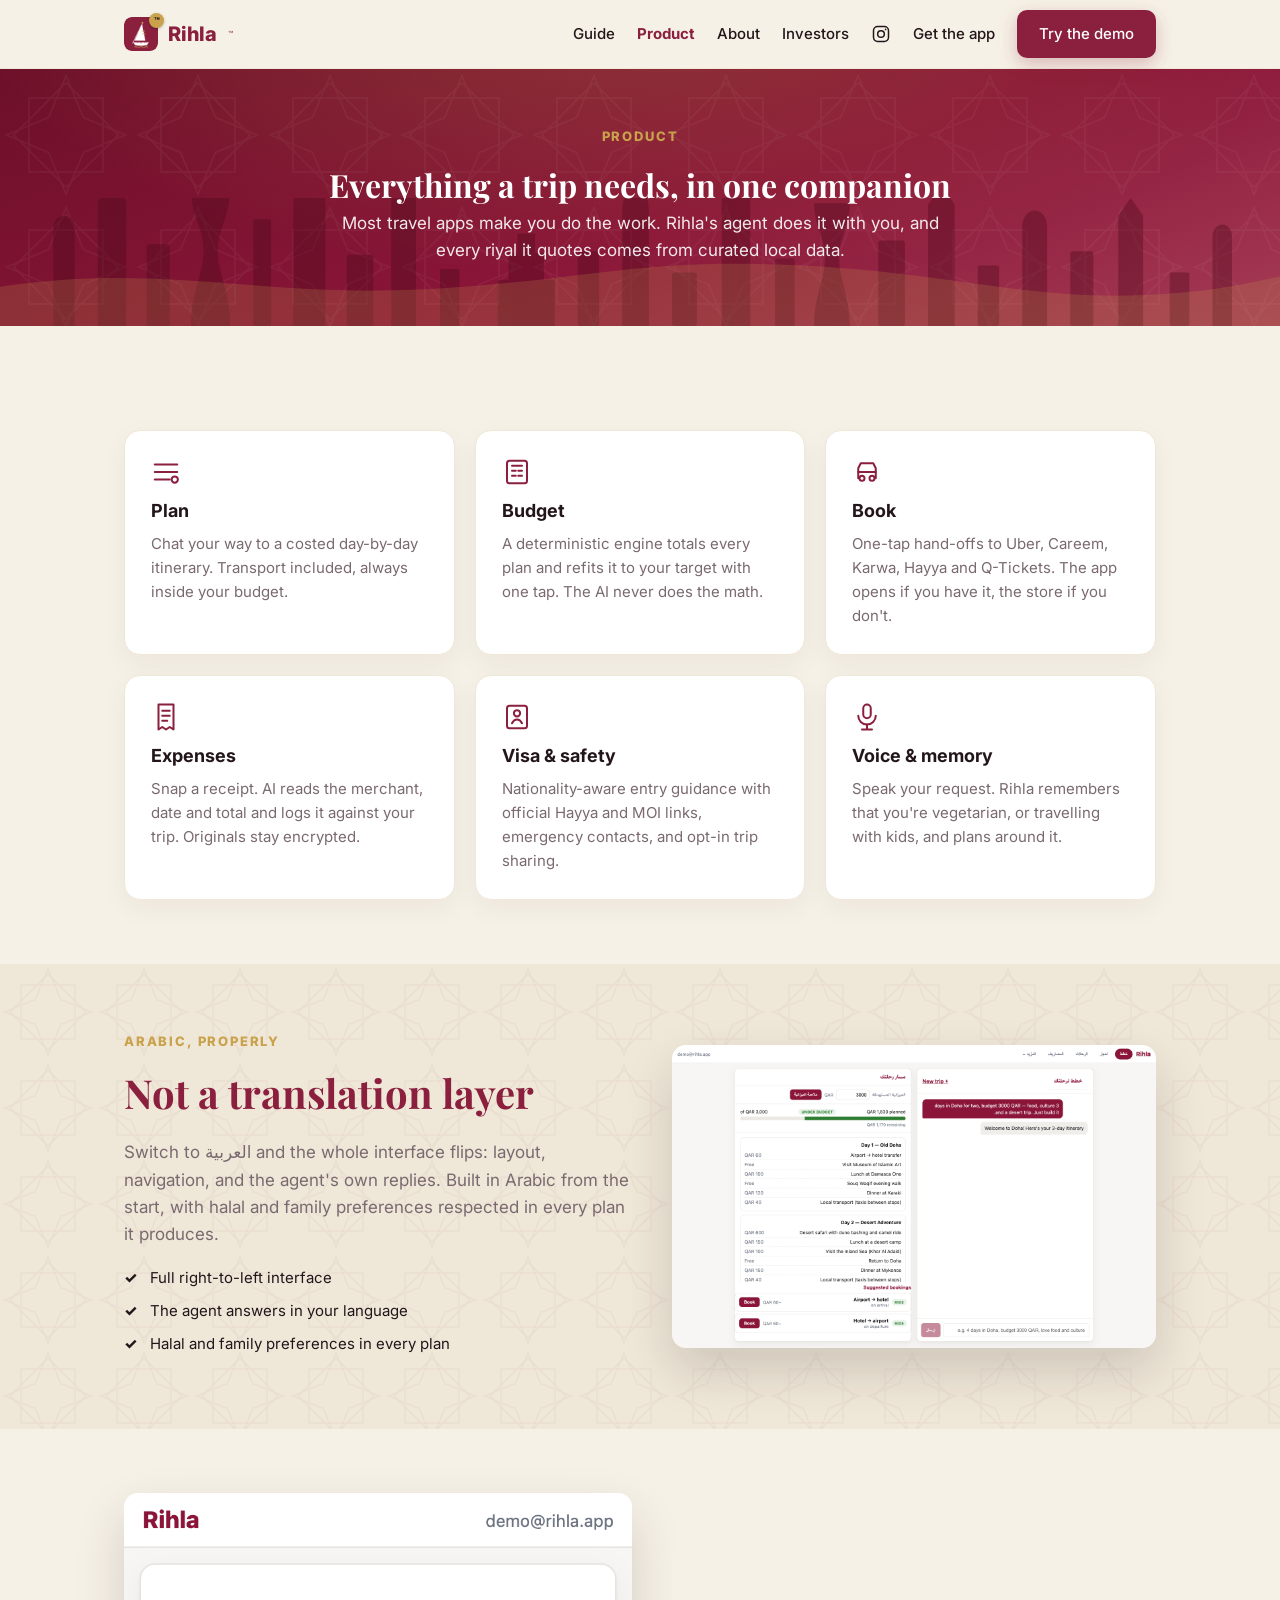
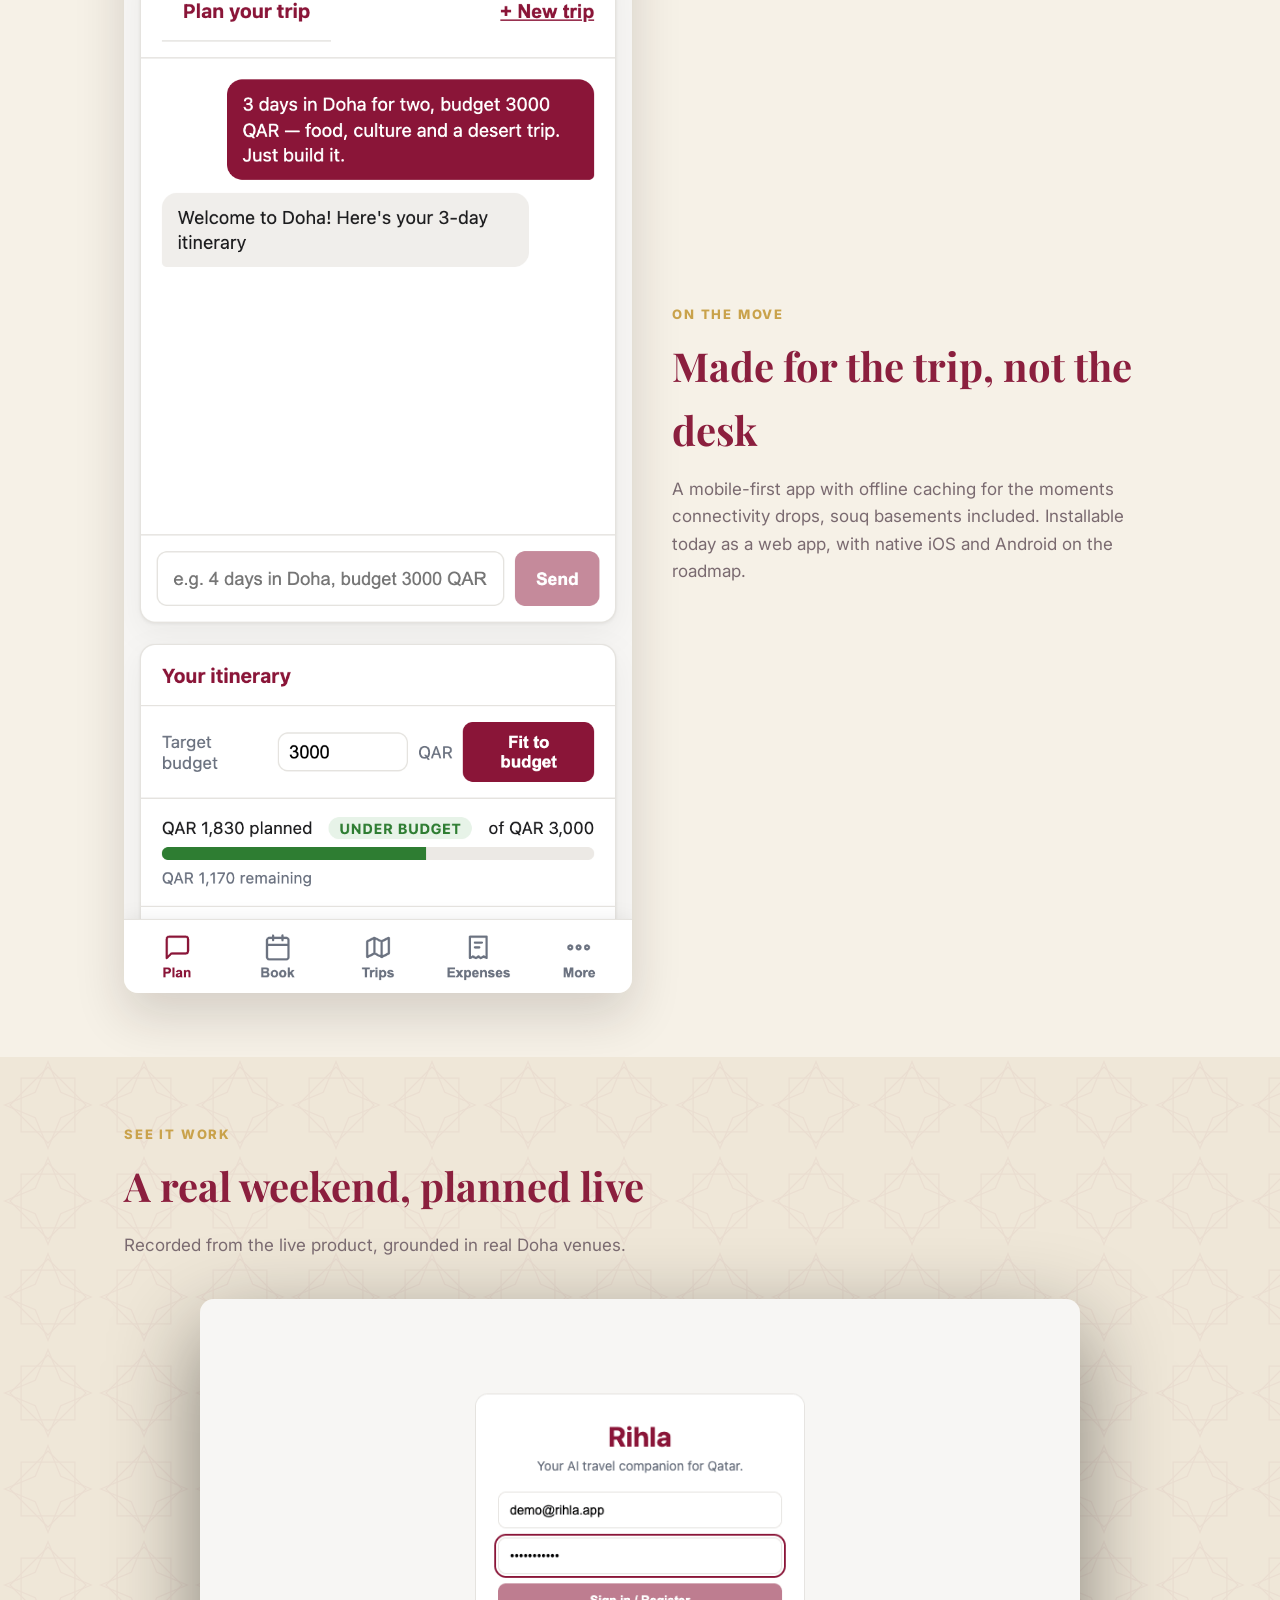
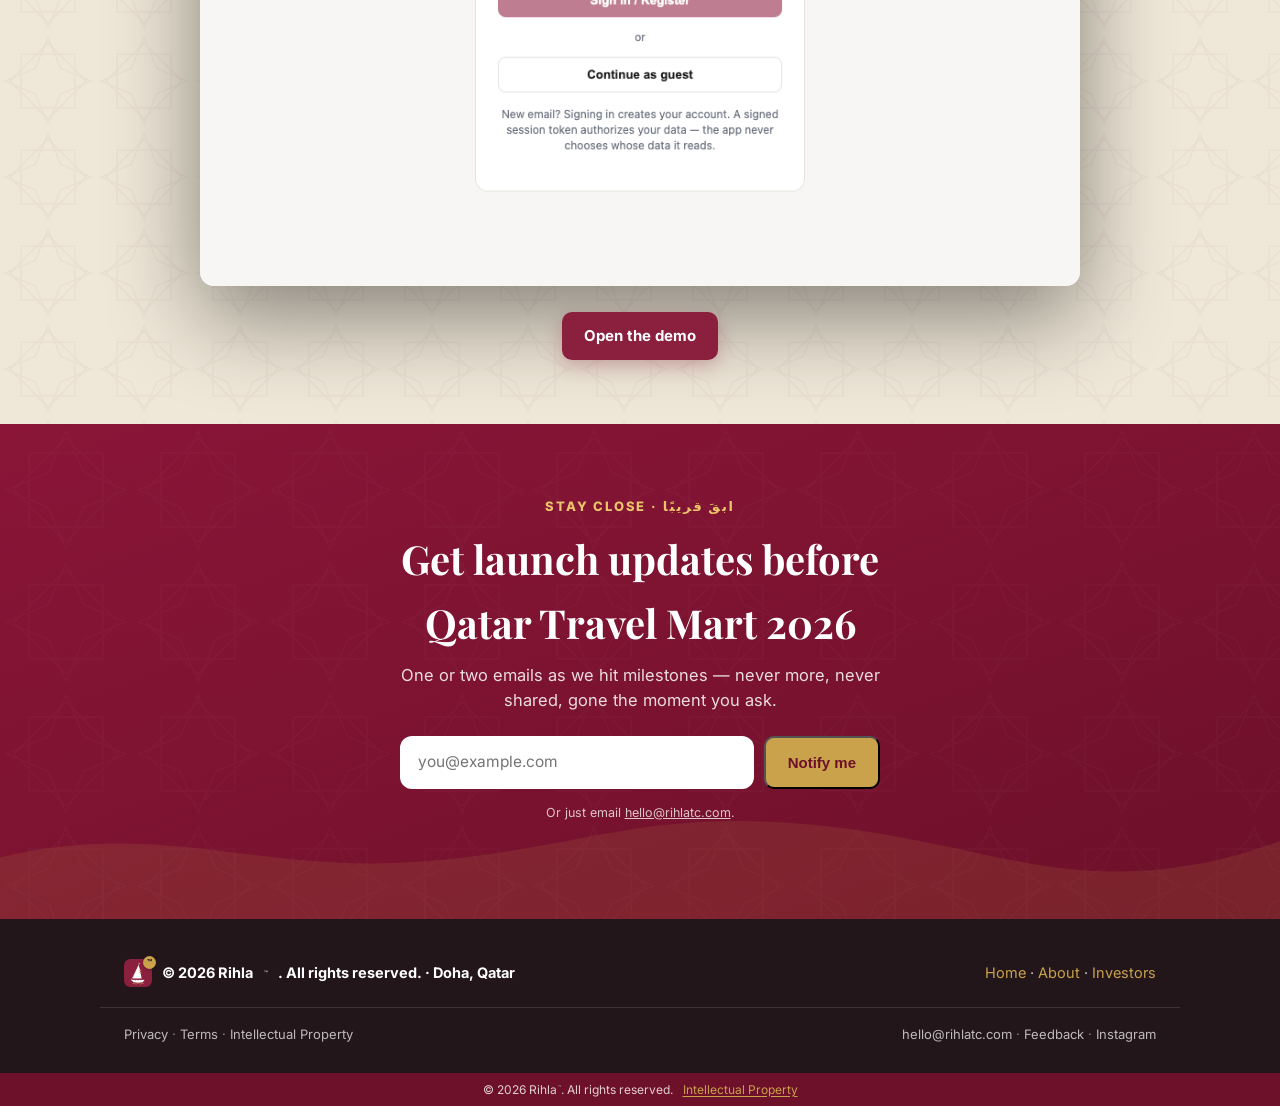
<file: product.html>
<!doctype html>
<html lang="en">
<head>
  <meta charset="utf-8" />
  <meta name="viewport" content="width=device-width, initial-scale=1" />
  <title>Product — Rihla</title>
  <meta name="description" content="What Rihla does: costed AI planning, one-tap bookings, receipt-scanning expenses, documents, visa guidance, and full Arabic." />
  <link rel="canonical" href="https://rihlatc.com/product.html" />
  <meta property="og:type" content="website" />
  <meta property="og:url" content="https://rihlatc.com/product.html" />
  <meta property="og:site_name" content="Rihla" />
  <meta property="og:title" content="Product — Rihla" />
  <meta property="og:description" content="What Rihla does: costed AI planning, one-tap bookings, receipt-scanning expenses, documents, visa guidance, and full Arabic." />
  <meta property="og:image" content="https://rihlatc.com/assets/icon-512.png" />
  <meta name="twitter:card" content="summary_large_image" />
  <meta name="twitter:title" content="Product — Rihla" />
  <meta name="twitter:description" content="What Rihla does: costed AI planning, one-tap bookings, receipt-scanning expenses, documents, visa guidance, and full Arabic." />
  <meta name="twitter:image" content="https://rihlatc.com/assets/icon-512.png" />
  <link rel="icon" type="image/png" href="assets/icon-32.png" />
  <link rel="preconnect" href="https://fonts.googleapis.com" />
  <link href="https://fonts.googleapis.com/css2?family=Playfair+Display:wght@600;700;800&family=Inter:wght@400;500;700;800&display=swap" rel="stylesheet" />
  <link rel="stylesheet" href="style.css" />
  <script type="application/ld+json">
  {
    "@context": "https://schema.org",
    "@type": "SoftwareApplication",
    "name": "Rihla",
    "applicationCategory": "TravelApplication",
    "operatingSystem": "Web, Android, iOS",
    "url": "https://rihlatc.com/product.html",
    "description": "Costed AI trip planning for Qatar in one conversation: real Doha venues and prices, a budget engine, one-tap bookings, receipt-scanning expense tracking, visa guidance, and full Arabic support.",
    "inLanguage": ["en", "ar"]
  }
  </script>
</head>
<body>

<nav class="nav">
  <div class="wrap">
    <a class="nav-brand" href="index.html"><span class="logo-badge"><img src="assets/icon-192.png" alt="" /></span>Rihla<span class="tm" aria-hidden="true">™</span></a>
    <button class="nav-burger" aria-label="Menu" aria-expanded="false" aria-controls="nav-links">☰</button>
    <div class="nav-links" id="nav-links">
      <a href="guide/index.html">Guide</a>
      <a href="product.html" class="current">Product</a>
      <a href="about.html">About</a>
      <a href="investors.html">Investors</a>
      <a href="app/" data-get-app>Get the app</a>
      <a class="btn btn-primary" href="app/">Try the demo</a>
    </div>
  </div>
</nav>

<header class="page-head-full">
  <div class="hero-layers page-layers" aria-hidden="true">
    <div class="layer layer-pattern" data-depth="0.06"></div>
    <div class="layer layer-skyline" data-depth="0.18"></div>
    <div class="layer layer-dunes"   data-depth="0.34"></div>
  </div>
  <div class="wrap page-head-inner">
  <span class="kicker">Product</span>
  <h1 class="title serif">Everything a trip needs, in one companion</h1>
  <p class="lede">
    Most travel apps make you do the work. Rihla's agent does it with you, and
    every riyal it quotes comes from curated local data.
  </p>
  </div>
</header>

<section class="section">
  <div class="wrap">
    <div class="grid">
      <div class="card"><div class="em"><svg class="ico ico-lg" viewBox="0 0 24 24" fill="none" stroke="currentColor" stroke-width="1.6" stroke-linecap="round" stroke-linejoin="round" aria-hidden="true"><path d="M3 6h18M3 12h18M3 18h12"/><circle cx="19" cy="18" r="2.5"/></svg></div><h3>Plan</h3><p>Chat your way to a costed day-by-day itinerary. Transport included, always inside your budget.</p></div>
      <div class="card"><div class="em"><svg class="ico ico-lg" viewBox="0 0 24 24" fill="none" stroke="currentColor" stroke-width="1.6" stroke-linecap="round" stroke-linejoin="round" aria-hidden="true"><rect x="4" y="3" width="16" height="18" rx="2"/><path d="M8 7h8M8 11h3M13 11h3M8 15h3M13 15h3"/></svg></div><h3>Budget</h3><p>A deterministic engine totals every plan and refits it to your target with one tap. The AI never does the math.</p></div>
      <div class="card"><div class="em"><svg class="ico ico-lg" viewBox="0 0 24 24" fill="none" stroke="currentColor" stroke-width="1.6" stroke-linecap="round" stroke-linejoin="round" aria-hidden="true"><path d="M5 17V9l2-4h10l2 4v8"/><circle cx="8" cy="17" r="2"/><circle cx="16" cy="17" r="2"/><path d="M5 12h14"/></svg></div><h3>Book</h3><p>One-tap hand-offs to Uber, Careem, Karwa, Hayya and Q-Tickets. The app opens if you have it, the store if you don't.</p></div>
      <div class="card"><div class="em"><svg class="ico ico-lg" viewBox="0 0 24 24" fill="none" stroke="currentColor" stroke-width="1.6" stroke-linecap="round" stroke-linejoin="round" aria-hidden="true"><path d="M6 2v20l3-2 3 2 3-2 3 2V2z"/><path d="M9 7h6M9 11h6M9 15h4"/></svg></div><h3>Expenses</h3><p>Snap a receipt. AI reads the merchant, date and total and logs it against your trip. Originals stay encrypted.</p></div>
      <div class="card"><div class="em"><svg class="ico ico-lg" viewBox="0 0 24 24" fill="none" stroke="currentColor" stroke-width="1.6" stroke-linecap="round" stroke-linejoin="round" aria-hidden="true"><rect x="4" y="3" width="16" height="18" rx="2"/><circle cx="12" cy="9" r="2.5"/><path d="M8 17c1-2 2.5-3 4-3s3 1 4 3"/></svg></div><h3>Visa &amp; safety</h3><p>Nationality-aware entry guidance with official Hayya and MOI links, emergency contacts, and opt-in trip sharing.</p></div>
      <div class="card"><div class="em"><svg class="ico ico-lg" viewBox="0 0 24 24" fill="none" stroke="currentColor" stroke-width="1.6" stroke-linecap="round" stroke-linejoin="round" aria-hidden="true"><rect x="9" y="2" width="6" height="11" rx="3"/><path d="M5 11a7 7 0 0 0 14 0"/><path d="M12 18v4M8 22h8"/></svg></div><h3>Voice &amp; memory</h3><p>Speak your request. Rihla remembers that you're vegetarian, or travelling with kids, and plans around it.</p></div>
    </div>
  </div>
</section>

<section class="section alt">
  <div class="wrap two-col">
    <div>
      <span class="kicker">Arabic, properly</span>
      <h2 class="title serif">Not a translation layer</h2>
      <p class="lede">
        Switch to العربية and the whole interface flips: layout, navigation, and
        the agent's own replies. Built in Arabic from the start, with halal and
        family preferences respected in every plan it produces.
      </p>
      <ul class="ticks">
        <li>Full right-to-left interface</li>
        <li>The agent answers in your language</li>
        <li>Halal and family preferences in every plan</li>
      </ul>
    </div>
    <img class="shot" src="assets/plan-arabic-rtl.png" alt="Rihla in Arabic with right-to-left layout" loading="lazy" />
  </div>
</section>

<section class="section">
  <div class="wrap two-col reverse">
    <div>
      <span class="kicker">On the move</span>
      <h2 class="title serif">Made for the trip, not the desk</h2>
      <p class="lede">
        A mobile-first app with offline caching for the moments connectivity
        drops, souq basements included. Installable today as a web app, with
        native iOS and Android on the roadmap.
      </p>
    </div>
    <img class="shot" src="assets/plan-mobile.png" alt="Rihla on a phone" loading="lazy" />
  </div>
</section>

<section class="section alt">
  <div class="wrap">
    <span class="kicker">See it work</span>
    <h2 class="title serif">A real weekend, planned live</h2>
    <p class="lede">Recorded from the live product, grounded in real Doha venues.</p>
    <img class="demo-frame" src="assets/demo.gif" alt="Rihla planning a trip" loading="lazy" />
    <div class="center"><a class="btn btn-primary" href="app/">Open the demo</a></div>
  </div>
</section>

<section class="waitlist-band" id="waitlist">
  <div class="hero-layers" aria-hidden="true">
    <div class="layer layer-pattern"></div>
    <div class="layer layer-dunes"></div>
  </div>
  <div class="wrap waitlist-inner">
    <span class="kicker light">Stay close · ابقَ قريبًا</span>
    <h2 class="title serif">Get launch updates before<br/>Qatar Travel Mart 2026</h2>
    <p class="waitlist-lede">One or two emails as we hit milestones — never more, never shared, gone the moment you ask.</p>
    <form class="waitlist-form" autocomplete="email">
      <input type="email" name="email" required placeholder="you@example.com" aria-label="Your email address" />
      <button class="btn btn-gold" type="submit">Notify me</button>
    </form>
    <p class="fine waitlist-note">Or just email <a href="mailto:hello@rihlatc.com?subject=Launch%20updates">hello@rihlatc.com</a>.</p>
  </div>
</section>

<footer>
  <div class="wrap">
    <span class="foot-brand"><span class="logo-badge"><img src="assets/icon-192.png" alt="" /></span>© 2026 Rihla<span class="tm" aria-hidden="true">™</span>. All rights reserved. · Doha, Qatar</span>
    <span>
      <a href="index.html">Home</a> ·
      <a href="about.html">About</a> ·
      <a href="investors.html">Investors</a>
    </span>
  </div>
  <div class="wrap footer-legal">
    <span><a href="app/#/privacy">Privacy</a> · <a href="app/#/terms">Terms</a> · <a href="intellectual-property.html">Intellectual Property</a></span>
    <span><a href="mailto:hello@rihlatc.com">hello@rihlatc.com</a></span>
  </div>
</footer>

<div class="ip-strip">
  <div class="wrap">
    <span>© 2026 Rihla<span class="tm" aria-hidden="true">™</span>. All rights reserved.</span>
    <a href="intellectual-property.html">Intellectual Property</a>
  </div>
</div>

<script src="nav.js"></script>
<script src="waitlist.js"></script>
<script src="analytics.js"></script>
<script src="get-app.js"></script>
</body>
</html>
</file>
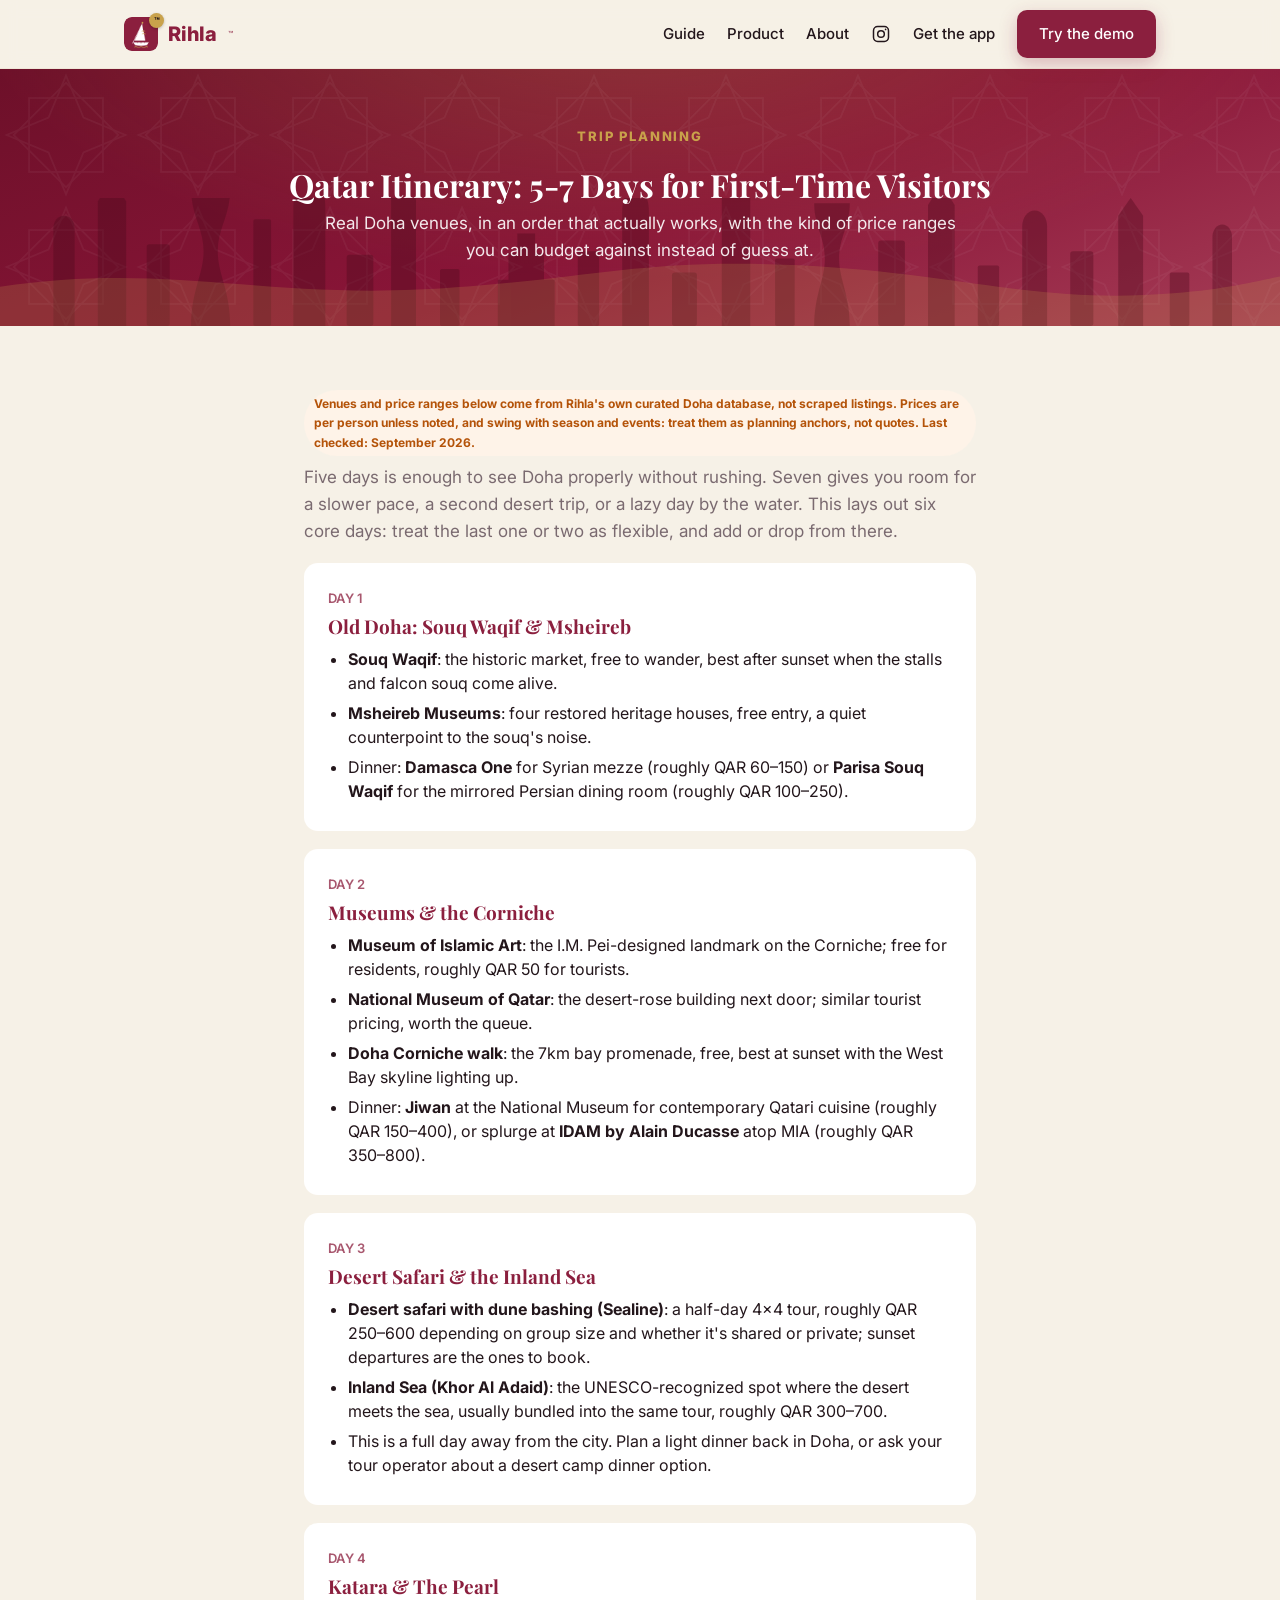
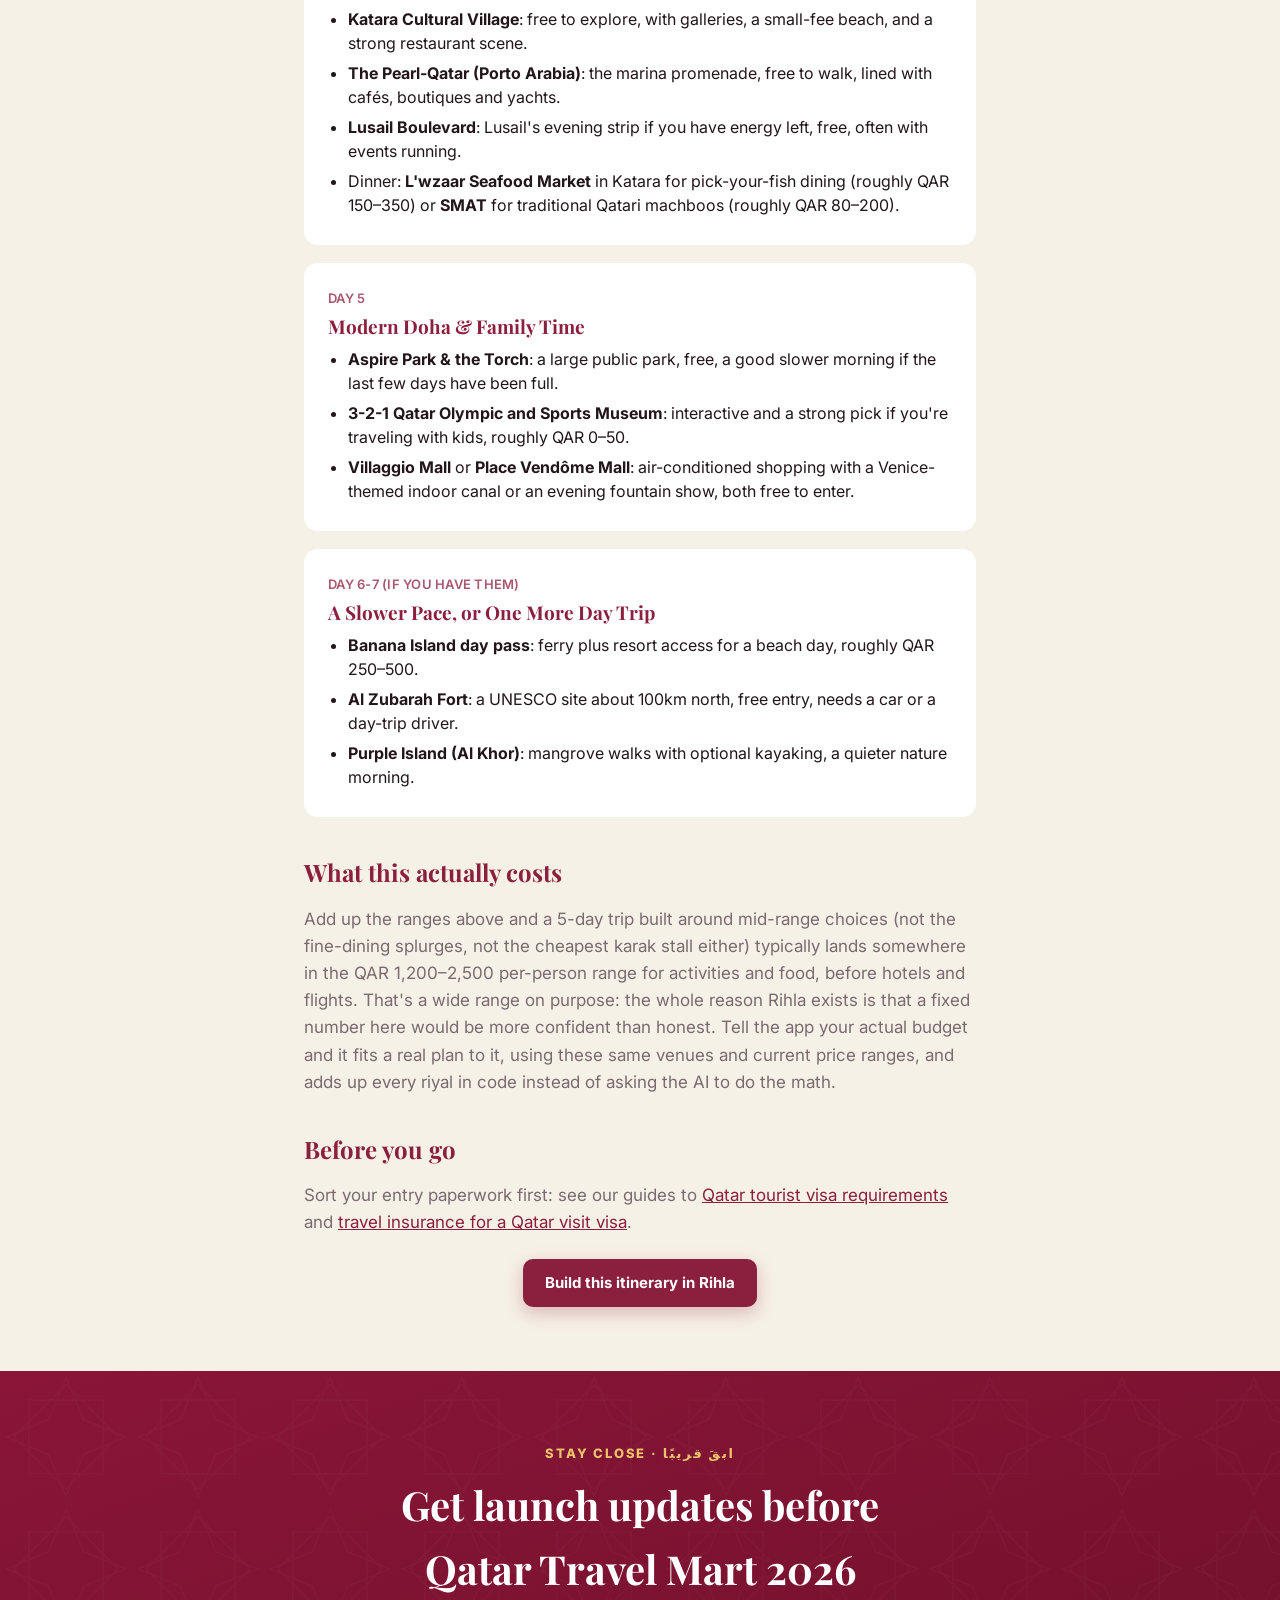
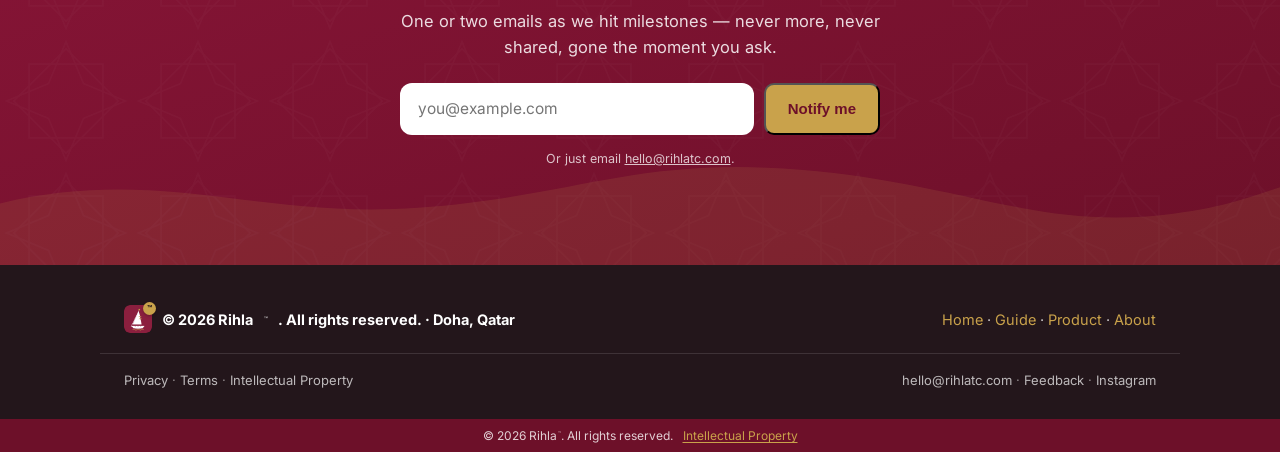
<file: guide/qatar-itinerary-5-7-days.html>
<!doctype html>
<html lang="en">
<head>
  <meta charset="utf-8" />
  <meta name="viewport" content="width=device-width, initial-scale=1" />
  <title>Qatar Itinerary: 5-7 Days for First-Time Visitors | Rihla</title>
  <meta name="description" content="A real day-by-day Qatar itinerary for 5 to 7 days: Souq Waqif, Museum of Islamic Art, a desert safari, The Pearl, and Katara, with realistic per-person cost ranges." />
  <link rel="canonical" href="https://rihlatc.com/guide/qatar-itinerary-5-7-days.html" />
  <meta property="og:type" content="article" />
  <meta property="og:url" content="https://rihlatc.com/guide/qatar-itinerary-5-7-days.html" />
  <meta property="og:site_name" content="Rihla" />
  <meta property="og:title" content="Qatar Itinerary: 5-7 Days for First-Time Visitors" />
  <meta property="og:description" content="A real day-by-day Qatar itinerary for 5 to 7 days: Souq Waqif, Museum of Islamic Art, a desert safari, The Pearl, and Katara, with realistic per-person cost ranges." />
  <meta property="og:image" content="https://rihlatc.com/assets/icon-512.png" />
  <meta name="twitter:card" content="summary_large_image" />
  <meta name="twitter:title" content="Qatar Itinerary: 5-7 Days for First-Time Visitors" />
  <meta name="twitter:description" content="A real day-by-day Qatar itinerary for 5 to 7 days: Souq Waqif, Museum of Islamic Art, a desert safari, The Pearl, and Katara, with realistic per-person cost ranges." />
  <meta name="twitter:image" content="https://rihlatc.com/assets/icon-512.png" />
  <link rel="icon" type="image/png" href="/assets/icon-32.png" />
  <link rel="preconnect" href="https://fonts.googleapis.com" />
  <link href="https://fonts.googleapis.com/css2?family=Playfair+Display:wght@600;700;800&family=Inter:wght@400;500;700;800&display=swap" rel="stylesheet" />
  <link rel="stylesheet" href="/style.css" />
  <style>
    .itin-day { background: var(--card); border-radius: 14px; padding: 22px 24px; margin-top: 18px; }
    .itin-day h3 { font-family: 'Playfair Display', serif; font-size: 19px; color: var(--maroon); margin: 0 0 4px; }
    .itin-day .itin-sub { font-size: 13px; color: var(--maroon); opacity: 0.75; font-weight: 600; letter-spacing: 0.02em; text-transform: uppercase; margin-bottom: 10px; }
    .itin-day ul { margin: 0; padding-left: 20px; }
    .itin-day li { margin: 6px 0; line-height: 1.5; }
    .itin-day .price { color: var(--maroon); font-weight: 600; }
  </style>
  <script type="application/ld+json">
  {
    "@context": "https://schema.org",
    "@type": "Article",
    "headline": "Qatar Itinerary: 5-7 Days for First-Time Visitors",
    "description": "A real day-by-day Qatar itinerary for 5 to 7 days: Souq Waqif, Museum of Islamic Art, a desert safari, The Pearl, and Katara, with realistic per-person cost ranges.",
    "author": { "@type": "Organization", "name": "Rihla" },
    "publisher": { "@type": "Organization", "name": "Rihla", "logo": { "@type": "ImageObject", "url": "https://rihlatc.com/assets/icon-512.png" } },
    "mainEntityOfPage": "https://rihlatc.com/guide/qatar-itinerary-5-7-days.html",
    "dateModified": "2026-09-06"
  }
  </script>
</head>
<body>

<nav class="nav">
  <div class="wrap">
    <a class="nav-brand" href="/index.html"><span class="logo-badge"><img src="/assets/icon-192.png" alt="" /></span>Rihla<span class="tm" aria-hidden="true">™</span></a>
    <button class="nav-burger" aria-label="Menu" aria-expanded="false" aria-controls="nav-links">☰</button>
    <div class="nav-links" id="nav-links">
      <a href="/guide/index.html">Guide</a>
      <a href="/product.html">Product</a>
      <a href="/about.html">About</a>
      <a href="/app/" data-get-app>Get the app</a>
      <a class="btn btn-primary" href="/app/">Try the demo</a>
    </div>
  </div>
</nav>

<header class="page-head-full">
  <div class="hero-layers page-layers" aria-hidden="true">
    <div class="layer layer-pattern" data-depth="0.06"></div>
    <div class="layer layer-skyline" data-depth="0.18"></div>
    <div class="layer layer-dunes"   data-depth="0.34"></div>
  </div>
  <div class="wrap page-head-inner">
  <span class="kicker">Trip Planning</span>
  <h1 class="title serif">Qatar Itinerary: 5-7 Days for First-Time Visitors</h1>
  <p class="lede">
    Real Doha venues, in an order that actually works, with the kind of price
    ranges you can budget against instead of guess at.
  </p>
  </div>
</header>

<section class="section">
  <div class="wrap legal-page">
    <p class="legal-draft">Venues and price ranges below come from Rihla's own curated Doha database, not scraped listings. Prices are per person unless noted, and swing with season and events: treat them as planning anchors, not quotes. Last checked: September 2026.</p>

    <p class="lede">
      Five days is enough to see Doha properly without rushing. Seven gives
      you room for a slower pace, a second desert trip, or a lazy day by the
      water. This lays out six core days: treat the last one or two as
      flexible, and add or drop from there.
    </p>

    <div class="itin-day">
      <span class="itin-sub">Day 1</span>
      <h3>Old Doha: Souq Waqif &amp; Msheireb</h3>
      <ul>
        <li><strong>Souq Waqif</strong>: the historic market, free to wander, best after sunset when the stalls and falcon souq come alive.</li>
        <li><strong>Msheireb Museums</strong>: four restored heritage houses, free entry, a quiet counterpoint to the souq's noise.</li>
        <li>Dinner: <strong>Damasca One</strong> for Syrian mezze (roughly QAR 60–150) or <strong>Parisa Souq Waqif</strong> for the mirrored Persian dining room (roughly QAR 100–250).</li>
      </ul>
    </div>

    <div class="itin-day">
      <span class="itin-sub">Day 2</span>
      <h3>Museums &amp; the Corniche</h3>
      <ul>
        <li><strong>Museum of Islamic Art</strong>: the I.M. Pei-designed landmark on the Corniche; free for residents, roughly QAR 50 for tourists.</li>
        <li><strong>National Museum of Qatar</strong>: the desert-rose building next door; similar tourist pricing, worth the queue.</li>
        <li><strong>Doha Corniche walk</strong>: the 7km bay promenade, free, best at sunset with the West Bay skyline lighting up.</li>
        <li>Dinner: <strong>Jiwan</strong> at the National Museum for contemporary Qatari cuisine (roughly QAR 150–400), or splurge at <strong>IDAM by Alain Ducasse</strong> atop MIA (roughly QAR 350–800).</li>
      </ul>
    </div>

    <div class="itin-day">
      <span class="itin-sub">Day 3</span>
      <h3>Desert Safari &amp; the Inland Sea</h3>
      <ul>
        <li><strong>Desert safari with dune bashing (Sealine)</strong>: a half-day 4x4 tour, roughly QAR 250–600 depending on group size and whether it's shared or private; sunset departures are the ones to book.</li>
        <li><strong>Inland Sea (Khor Al Adaid)</strong>: the UNESCO-recognized spot where the desert meets the sea, usually bundled into the same tour, roughly QAR 300–700.</li>
        <li>This is a full day away from the city. Plan a light dinner back in Doha, or ask your tour operator about a desert camp dinner option.</li>
      </ul>
    </div>

    <div class="itin-day">
      <span class="itin-sub">Day 4</span>
      <h3>Katara &amp; The Pearl</h3>
      <ul>
        <li><strong>Katara Cultural Village</strong>: free to explore, with galleries, a small-fee beach, and a strong restaurant scene.</li>
        <li><strong>The Pearl-Qatar (Porto Arabia)</strong>: the marina promenade, free to walk, lined with cafés, boutiques and yachts.</li>
        <li><strong>Lusail Boulevard</strong>: Lusail's evening strip if you have energy left, free, often with events running.</li>
        <li>Dinner: <strong>L'wzaar Seafood Market</strong> in Katara for pick-your-fish dining (roughly QAR 150–350) or <strong>SMAT</strong> for traditional Qatari machboos (roughly QAR 80–200).</li>
      </ul>
    </div>

    <div class="itin-day">
      <span class="itin-sub">Day 5</span>
      <h3>Modern Doha &amp; Family Time</h3>
      <ul>
        <li><strong>Aspire Park &amp; the Torch</strong>: a large public park, free, a good slower morning if the last few days have been full.</li>
        <li><strong>3-2-1 Qatar Olympic and Sports Museum</strong>: interactive and a strong pick if you're traveling with kids, roughly QAR 0–50.</li>
        <li><strong>Villaggio Mall</strong> or <strong>Place Vendôme Mall</strong>: air-conditioned shopping with a Venice-themed indoor canal or an evening fountain show, both free to enter.</li>
      </ul>
    </div>

    <div class="itin-day">
      <span class="itin-sub">Day 6-7 (if you have them)</span>
      <h3>A Slower Pace, or One More Day Trip</h3>
      <ul>
        <li><strong>Banana Island day pass</strong>: ferry plus resort access for a beach day, roughly QAR 250–500.</li>
        <li><strong>Al Zubarah Fort</strong>: a UNESCO site about 100km north, free entry, needs a car or a day-trip driver.</li>
        <li><strong>Purple Island (Al Khor)</strong>: mangrove walks with optional kayaking, a quieter nature morning.</li>
      </ul>
    </div>

    <h2 class="title serif" style="font-size:24px;margin-top:36px">What this actually costs</h2>
    <p class="lede">
      Add up the ranges above and a 5-day trip built around mid-range choices
      (not the fine-dining splurges, not the cheapest karak stall either)
      typically lands somewhere in the QAR 1,200–2,500 per-person range for
      activities and food, before hotels and flights. That's a wide range on
      purpose: the whole reason Rihla exists is that a fixed number here
      would be more confident than honest. Tell the app your actual budget and
      it fits a real plan to it, using these same venues and current price
      ranges, and adds up every riyal in code instead of asking the AI to do
      the math.
    </p>

    <h2 class="title serif" style="font-size:24px">Before you go</h2>
    <p class="lede">
      Sort your entry paperwork first: see our guides to
      <a href="/guide/qatar-tourist-visa-requirements.html">Qatar tourist visa requirements</a>
      and <a href="/guide/travel-insurance-qatar-visit-visa.html">travel insurance for a Qatar visit visa</a>.
    </p>
    <div class="center" style="margin-top:22px">
      <a class="btn btn-primary" href="/app/">Build this itinerary in Rihla</a>
    </div>
  </div>
</section>

<section class="waitlist-band" id="waitlist">
  <div class="hero-layers" aria-hidden="true">
    <div class="layer layer-pattern"></div>
    <div class="layer layer-dunes"></div>
  </div>
  <div class="wrap waitlist-inner">
    <span class="kicker light">Stay close · ابقَ قريبًا</span>
    <h2 class="title serif">Get launch updates before<br/>Qatar Travel Mart 2026</h2>
    <p class="waitlist-lede">One or two emails as we hit milestones — never more, never shared, gone the moment you ask.</p>
    <form class="waitlist-form" autocomplete="email">
      <input type="email" name="email" required placeholder="you@example.com" aria-label="Your email address" />
      <button class="btn btn-gold" type="submit">Notify me</button>
    </form>
    <p class="fine waitlist-note">Or just email <a href="mailto:hello@rihlatc.com?subject=Launch%20updates">hello@rihlatc.com</a>.</p>
  </div>
</section>

<footer>
  <div class="wrap">
    <span class="foot-brand"><span class="logo-badge"><img src="/assets/icon-192.png" alt="" /></span>© 2026 Rihla<span class="tm" aria-hidden="true">™</span>. All rights reserved. · Doha, Qatar</span>
    <span>
      <a href="/index.html">Home</a> ·
      <a href="/guide/index.html">Guide</a> ·
      <a href="/product.html">Product</a> ·
      <a href="/about.html">About</a>
    </span>
  </div>
  <div class="wrap footer-legal">
    <span><a href="/app/#/privacy">Privacy</a> · <a href="/app/#/terms">Terms</a> · <a href="/intellectual-property.html">Intellectual Property</a></span>
    <span><a href="mailto:hello@rihlatc.com">hello@rihlatc.com</a></span>
  </div>
</footer>

<div class="ip-strip">
  <div class="wrap">
    <span>© 2026 Rihla<span class="tm" aria-hidden="true">™</span>. All rights reserved.</span>
    <a href="/intellectual-property.html">Intellectual Property</a>
  </div>
</div>

<script src="/nav.js"></script>
<script src="/waitlist.js"></script>
<script src="/analytics.js"></script>
<script src="/get-app.js"></script>
</body>
</html>
</file>
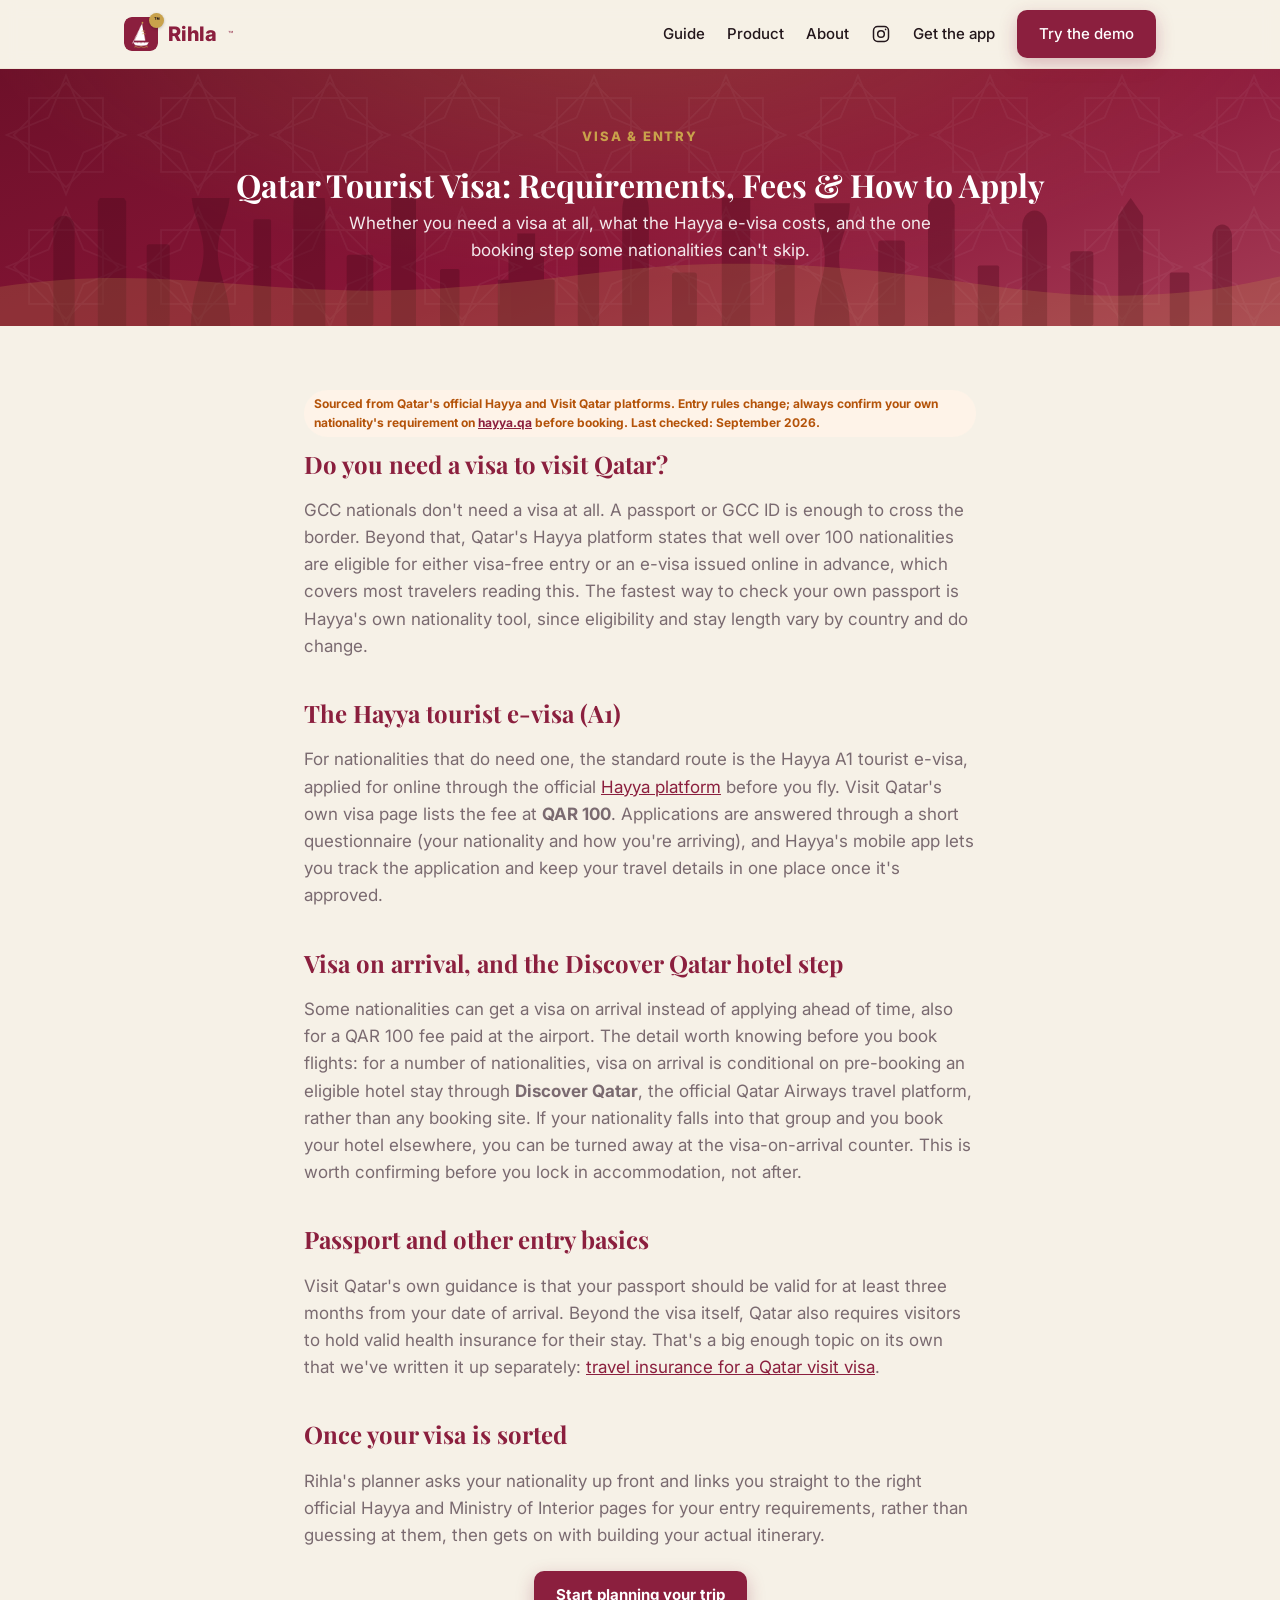
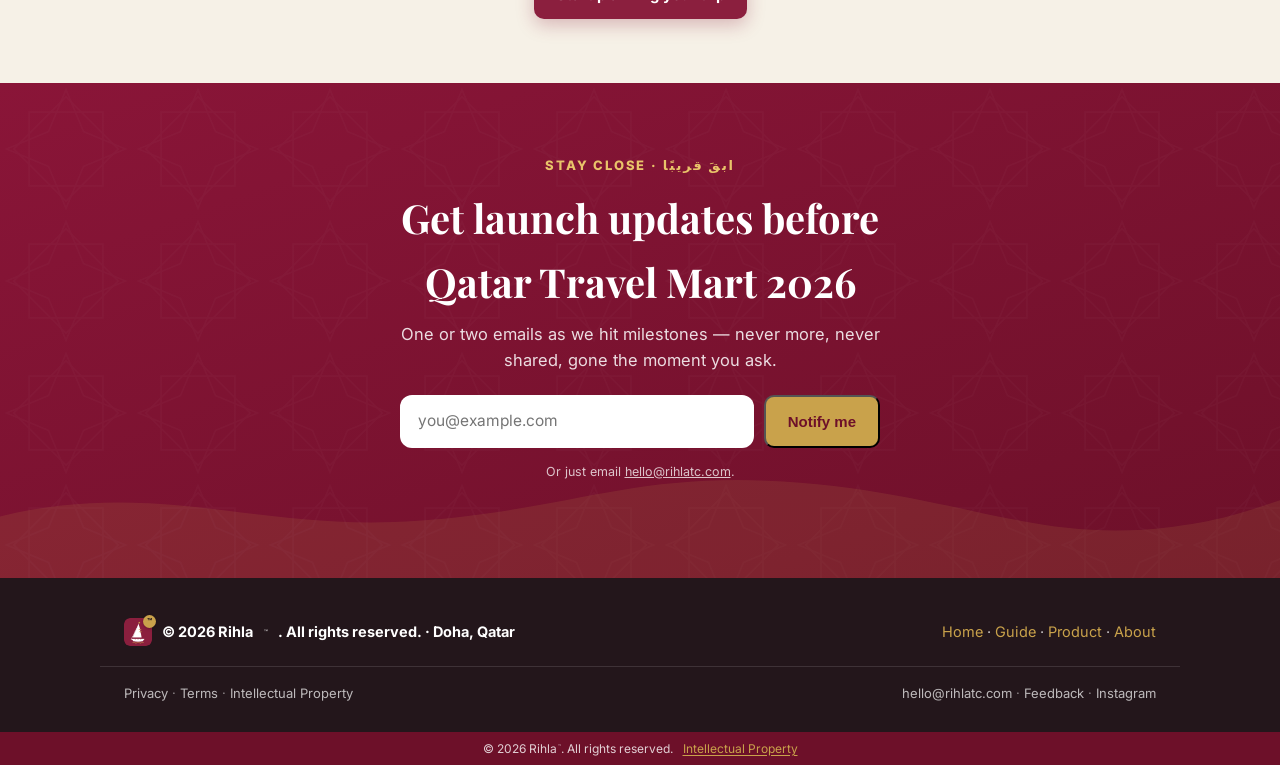
<file: guide/qatar-tourist-visa-requirements.html>
<!doctype html>
<html lang="en">
<head>
  <meta charset="utf-8" />
  <meta name="viewport" content="width=device-width, initial-scale=1" />
  <title>Qatar Tourist Visa: Requirements, Fees & How to Apply | Rihla</title>
  <meta name="description" content="Who needs a visa to visit Qatar, the Hayya e-visa fee and process, visa-on-arrival rules, and the Discover Qatar hotel requirement some nationalities face." />
  <link rel="canonical" href="https://rihlatc.com/guide/qatar-tourist-visa-requirements.html" />
  <meta property="og:type" content="article" />
  <meta property="og:url" content="https://rihlatc.com/guide/qatar-tourist-visa-requirements.html" />
  <meta property="og:site_name" content="Rihla" />
  <meta property="og:title" content="Qatar Tourist Visa: Requirements, Fees & How to Apply" />
  <meta property="og:description" content="Who needs a visa to visit Qatar, the Hayya e-visa fee and process, visa-on-arrival rules, and the Discover Qatar hotel requirement some nationalities face." />
  <meta property="og:image" content="https://rihlatc.com/assets/icon-512.png" />
  <meta name="twitter:card" content="summary_large_image" />
  <meta name="twitter:title" content="Qatar Tourist Visa: Requirements, Fees & How to Apply" />
  <meta name="twitter:description" content="Who needs a visa to visit Qatar, the Hayya e-visa fee and process, visa-on-arrival rules, and the Discover Qatar hotel requirement some nationalities face." />
  <meta name="twitter:image" content="https://rihlatc.com/assets/icon-512.png" />
  <link rel="icon" type="image/png" href="/assets/icon-32.png" />
  <link rel="preconnect" href="https://fonts.googleapis.com" />
  <link href="https://fonts.googleapis.com/css2?family=Playfair+Display:wght@600;700;800&family=Inter:wght@400;500;700;800&display=swap" rel="stylesheet" />
  <link rel="stylesheet" href="/style.css" />
  <script type="application/ld+json">
  {
    "@context": "https://schema.org",
    "@type": "Article",
    "headline": "Qatar Tourist Visa: Requirements, Fees & How to Apply",
    "description": "Who needs a visa to visit Qatar, the Hayya e-visa fee and process, visa-on-arrival rules, and the Discover Qatar hotel requirement some nationalities face.",
    "author": { "@type": "Organization", "name": "Rihla" },
    "publisher": { "@type": "Organization", "name": "Rihla", "logo": { "@type": "ImageObject", "url": "https://rihlatc.com/assets/icon-512.png" } },
    "mainEntityOfPage": "https://rihlatc.com/guide/qatar-tourist-visa-requirements.html",
    "dateModified": "2026-09-06"
  }
  </script>
</head>
<body>

<nav class="nav">
  <div class="wrap">
    <a class="nav-brand" href="/index.html"><span class="logo-badge"><img src="/assets/icon-192.png" alt="" /></span>Rihla<span class="tm" aria-hidden="true">™</span></a>
    <button class="nav-burger" aria-label="Menu" aria-expanded="false" aria-controls="nav-links">☰</button>
    <div class="nav-links" id="nav-links">
      <a href="/guide/index.html">Guide</a>
      <a href="/product.html">Product</a>
      <a href="/about.html">About</a>
      <a href="/app/" data-get-app>Get the app</a>
      <a class="btn btn-primary" href="/app/">Try the demo</a>
    </div>
  </div>
</nav>

<header class="page-head-full">
  <div class="hero-layers page-layers" aria-hidden="true">
    <div class="layer layer-pattern" data-depth="0.06"></div>
    <div class="layer layer-skyline" data-depth="0.18"></div>
    <div class="layer layer-dunes"   data-depth="0.34"></div>
  </div>
  <div class="wrap page-head-inner">
  <span class="kicker">Visa &amp; Entry</span>
  <h1 class="title serif">Qatar Tourist Visa: Requirements, Fees &amp; How to Apply</h1>
  <p class="lede">
    Whether you need a visa at all, what the Hayya e-visa costs, and the one
    booking step some nationalities can't skip.
  </p>
  </div>
</header>

<section class="section">
  <div class="wrap legal-page">
    <p class="legal-draft">Sourced from Qatar's official Hayya and Visit Qatar platforms. Entry rules change; always confirm your own nationality's requirement on <a href="https://hayya.qa" target="_blank" rel="noopener">hayya.qa</a> before booking. Last checked: September 2026.</p>

    <h2 class="title serif" style="font-size:24px">Do you need a visa to visit Qatar?</h2>
    <p class="lede">
      GCC nationals don't need a visa at all. A passport or GCC ID is enough
      to cross the border. Beyond that, Qatar's Hayya platform states that
      well over 100 nationalities are eligible for either visa-free entry or
      an e-visa issued online in advance, which covers most travelers reading
      this. The fastest way to check your own passport is Hayya's own
      nationality tool, since eligibility and stay length vary by country and
      do change.
    </p>

    <h2 class="title serif" style="font-size:24px">The Hayya tourist e-visa (A1)</h2>
    <p class="lede">
      For nationalities that do need one, the standard route is the Hayya A1
      tourist e-visa, applied for online through the official
      <a href="https://hayya.qa" target="_blank" rel="noopener">Hayya platform</a> before you fly.
      Visit Qatar's own visa page lists the fee at <strong>QAR 100</strong>.
      Applications are answered through a short questionnaire (your
      nationality and how you're arriving), and Hayya's mobile app lets you
      track the application and keep your travel details in one place once
      it's approved.
    </p>

    <h2 class="title serif" style="font-size:24px">Visa on arrival, and the Discover Qatar hotel step</h2>
    <p class="lede">
      Some nationalities can get a visa on arrival instead of applying ahead
      of time, also for a QAR 100 fee paid at the airport. The detail worth
      knowing before you book flights: for a number of nationalities, visa on
      arrival is conditional on pre-booking an eligible hotel stay through
      <strong>Discover Qatar</strong>, the official Qatar Airways travel
      platform, rather than any booking site. If your nationality falls into
      that group and you book your hotel elsewhere, you can be turned away at
      the visa-on-arrival counter. This is worth confirming before you
      lock in accommodation, not after.
    </p>

    <h2 class="title serif" style="font-size:24px">Passport and other entry basics</h2>
    <p class="lede">
      Visit Qatar's own guidance is that your passport should be valid for at
      least three months from your date of arrival. Beyond the visa itself,
      Qatar also requires visitors to hold valid health insurance for their
      stay. That's a big enough topic on its own that we've written it up
      separately: <a href="/guide/travel-insurance-qatar-visit-visa.html">travel insurance for a Qatar visit visa</a>.
    </p>

    <h2 class="title serif" style="font-size:24px">Once your visa is sorted</h2>
    <p class="lede">
      Rihla's planner asks your nationality up front and links you straight to
      the right official Hayya and Ministry of Interior pages for your entry
      requirements, rather than guessing at them, then gets on with building
      your actual itinerary.
    </p>
    <div class="center" style="margin-top:22px">
      <a class="btn btn-primary" href="/app/">Start planning your trip</a>
    </div>
  </div>
</section>

<section class="waitlist-band" id="waitlist">
  <div class="hero-layers" aria-hidden="true">
    <div class="layer layer-pattern"></div>
    <div class="layer layer-dunes"></div>
  </div>
  <div class="wrap waitlist-inner">
    <span class="kicker light">Stay close · ابقَ قريبًا</span>
    <h2 class="title serif">Get launch updates before<br/>Qatar Travel Mart 2026</h2>
    <p class="waitlist-lede">One or two emails as we hit milestones — never more, never shared, gone the moment you ask.</p>
    <form class="waitlist-form" autocomplete="email">
      <input type="email" name="email" required placeholder="you@example.com" aria-label="Your email address" />
      <button class="btn btn-gold" type="submit">Notify me</button>
    </form>
    <p class="fine waitlist-note">Or just email <a href="mailto:hello@rihlatc.com?subject=Launch%20updates">hello@rihlatc.com</a>.</p>
  </div>
</section>

<footer>
  <div class="wrap">
    <span class="foot-brand"><span class="logo-badge"><img src="/assets/icon-192.png" alt="" /></span>© 2026 Rihla<span class="tm" aria-hidden="true">™</span>. All rights reserved. · Doha, Qatar</span>
    <span>
      <a href="/index.html">Home</a> ·
      <a href="/guide/index.html">Guide</a> ·
      <a href="/product.html">Product</a> ·
      <a href="/about.html">About</a>
    </span>
  </div>
  <div class="wrap footer-legal">
    <span><a href="/app/#/privacy">Privacy</a> · <a href="/app/#/terms">Terms</a> · <a href="/intellectual-property.html">Intellectual Property</a></span>
    <span><a href="mailto:hello@rihlatc.com">hello@rihlatc.com</a></span>
  </div>
</footer>

<div class="ip-strip">
  <div class="wrap">
    <span>© 2026 Rihla<span class="tm" aria-hidden="true">™</span>. All rights reserved.</span>
    <a href="/intellectual-property.html">Intellectual Property</a>
  </div>
</div>

<script src="/nav.js"></script>
<script src="/waitlist.js"></script>
<script src="/analytics.js"></script>
<script src="/get-app.js"></script>
</body>
</html>
</file>
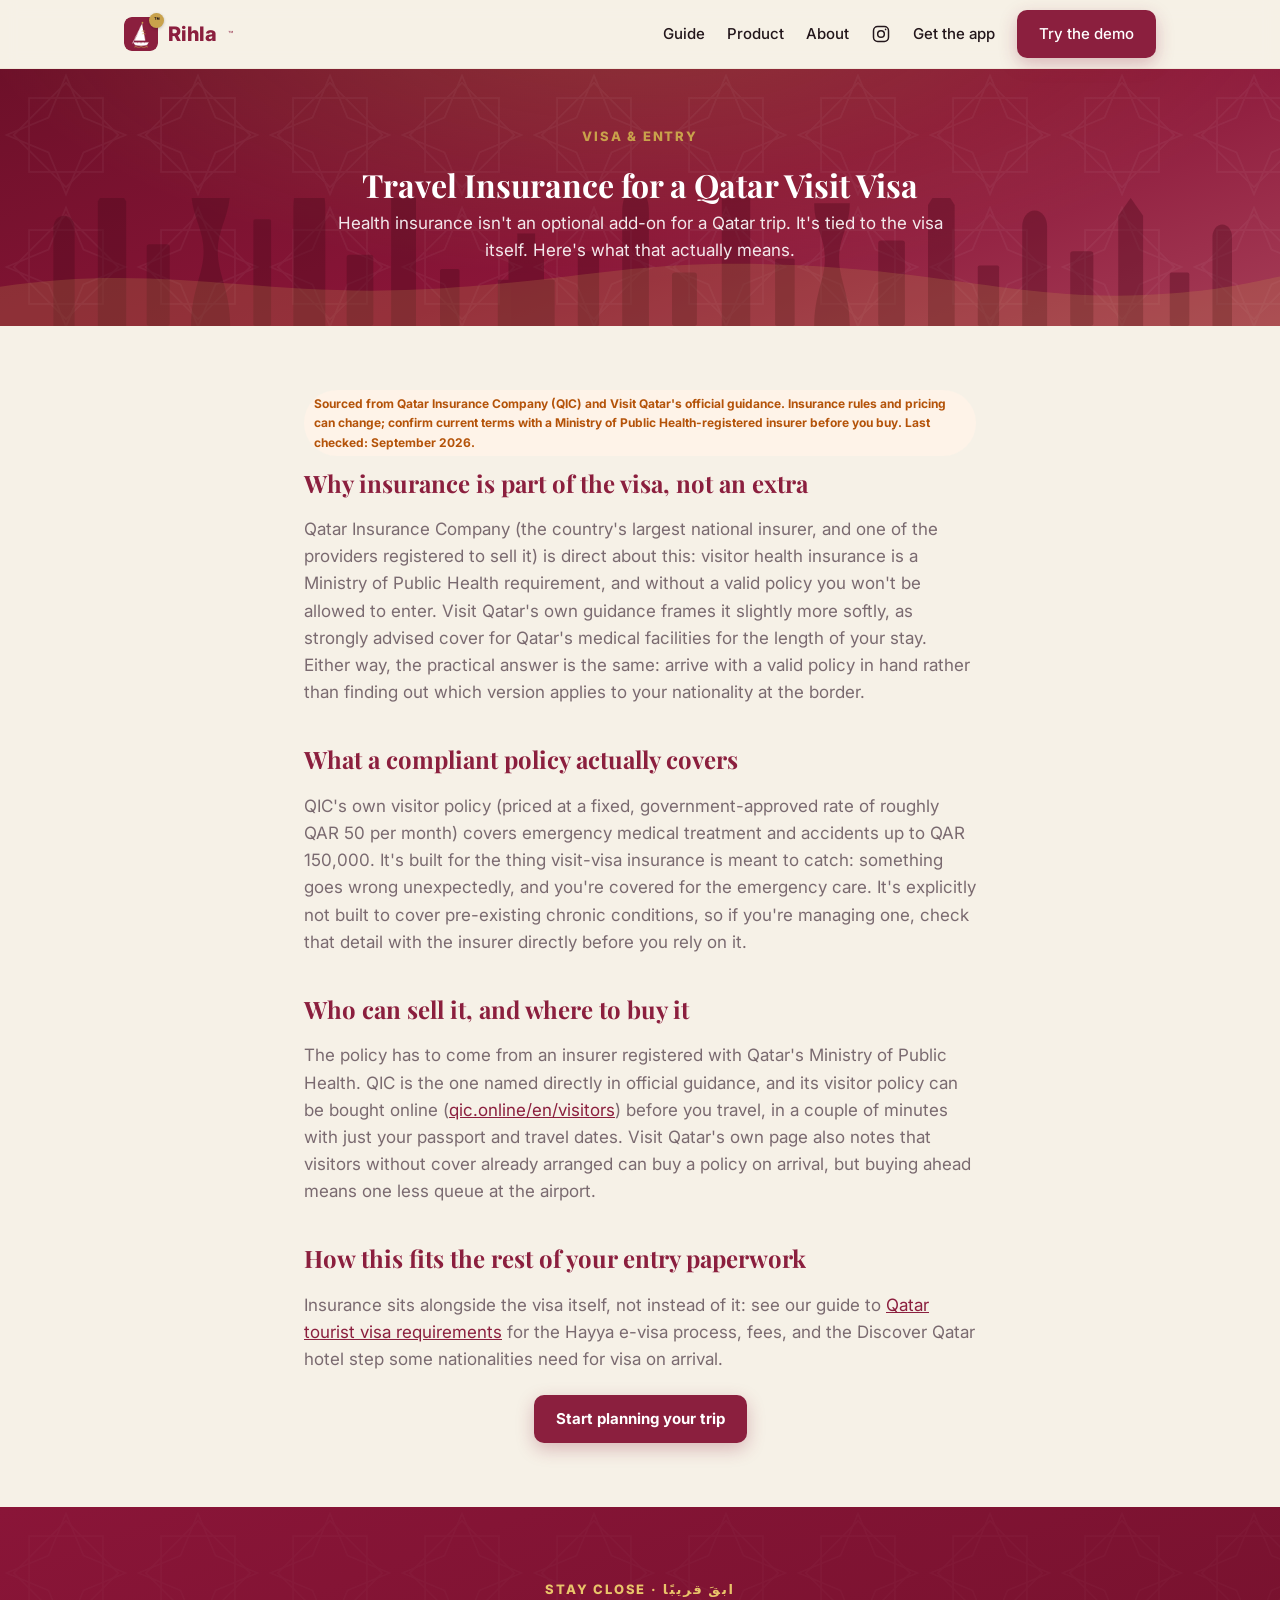
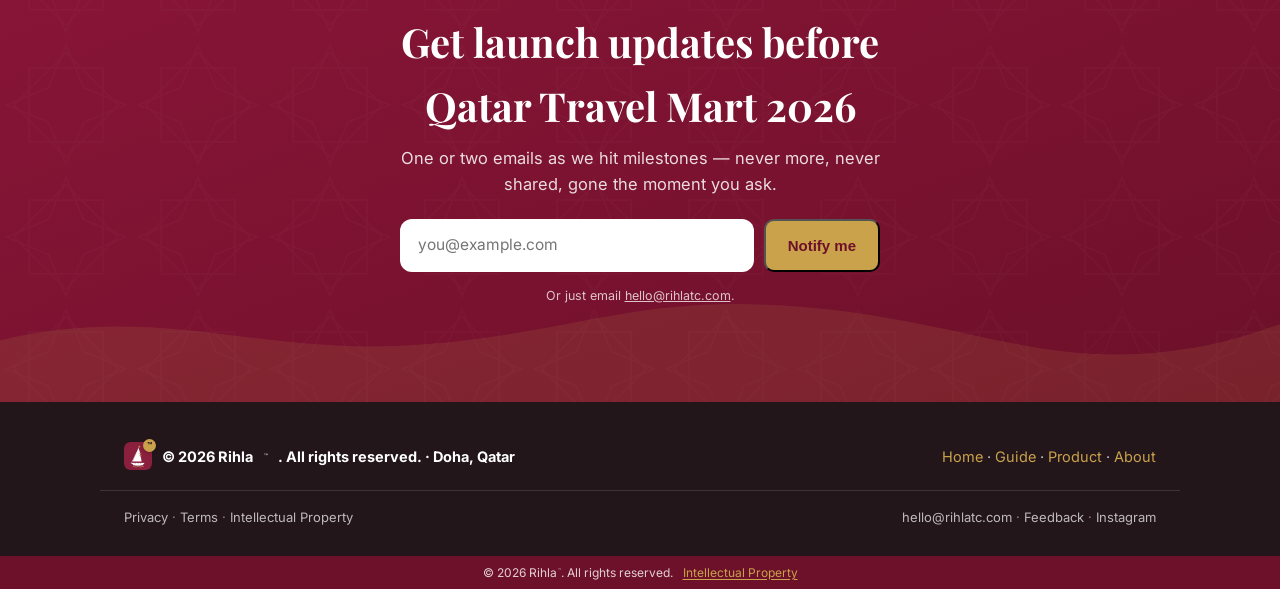
<file: guide/travel-insurance-qatar-visit-visa.html>
<!doctype html>
<html lang="en">
<head>
  <meta charset="utf-8" />
  <meta name="viewport" content="width=device-width, initial-scale=1" />
  <title>Travel Insurance for a Qatar Visit Visa: What's Required | Rihla</title>
  <meta name="description" content="Why health insurance is tied to your Qatar visit visa, what it needs to cover, what it costs, and how to buy it before you fly." />
  <link rel="canonical" href="https://rihlatc.com/guide/travel-insurance-qatar-visit-visa.html" />
  <meta property="og:type" content="article" />
  <meta property="og:url" content="https://rihlatc.com/guide/travel-insurance-qatar-visit-visa.html" />
  <meta property="og:site_name" content="Rihla" />
  <meta property="og:title" content="Travel Insurance for a Qatar Visit Visa: What's Required" />
  <meta property="og:description" content="Why health insurance is tied to your Qatar visit visa, what it needs to cover, what it costs, and how to buy it before you fly." />
  <meta property="og:image" content="https://rihlatc.com/assets/icon-512.png" />
  <meta name="twitter:card" content="summary_large_image" />
  <meta name="twitter:title" content="Travel Insurance for a Qatar Visit Visa: What's Required" />
  <meta name="twitter:description" content="Why health insurance is tied to your Qatar visit visa, what it needs to cover, what it costs, and how to buy it before you fly." />
  <meta name="twitter:image" content="https://rihlatc.com/assets/icon-512.png" />
  <link rel="icon" type="image/png" href="/assets/icon-32.png" />
  <link rel="preconnect" href="https://fonts.googleapis.com" />
  <link href="https://fonts.googleapis.com/css2?family=Playfair+Display:wght@600;700;800&family=Inter:wght@400;500;700;800&display=swap" rel="stylesheet" />
  <link rel="stylesheet" href="/style.css" />
  <script type="application/ld+json">
  {
    "@context": "https://schema.org",
    "@type": "Article",
    "headline": "Travel Insurance for a Qatar Visit Visa: What's Required",
    "description": "Why health insurance is tied to your Qatar visit visa, what it needs to cover, what it costs, and how to buy it before you fly.",
    "author": { "@type": "Organization", "name": "Rihla" },
    "publisher": { "@type": "Organization", "name": "Rihla", "logo": { "@type": "ImageObject", "url": "https://rihlatc.com/assets/icon-512.png" } },
    "mainEntityOfPage": "https://rihlatc.com/guide/travel-insurance-qatar-visit-visa.html",
    "dateModified": "2026-09-06"
  }
  </script>
</head>
<body>

<nav class="nav">
  <div class="wrap">
    <a class="nav-brand" href="/index.html"><span class="logo-badge"><img src="/assets/icon-192.png" alt="" /></span>Rihla<span class="tm" aria-hidden="true">™</span></a>
    <button class="nav-burger" aria-label="Menu" aria-expanded="false" aria-controls="nav-links">☰</button>
    <div class="nav-links" id="nav-links">
      <a href="/guide/index.html">Guide</a>
      <a href="/product.html">Product</a>
      <a href="/about.html">About</a>
      <a href="/app/" data-get-app>Get the app</a>
      <a class="btn btn-primary" href="/app/">Try the demo</a>
    </div>
  </div>
</nav>

<header class="page-head-full">
  <div class="hero-layers page-layers" aria-hidden="true">
    <div class="layer layer-pattern" data-depth="0.06"></div>
    <div class="layer layer-skyline" data-depth="0.18"></div>
    <div class="layer layer-dunes"   data-depth="0.34"></div>
  </div>
  <div class="wrap page-head-inner">
  <span class="kicker">Visa &amp; Entry</span>
  <h1 class="title serif">Travel Insurance for a Qatar Visit Visa</h1>
  <p class="lede">
    Health insurance isn't an optional add-on for a Qatar trip. It's tied to
    the visa itself. Here's what that actually means.
  </p>
  </div>
</header>

<section class="section">
  <div class="wrap legal-page">
    <p class="legal-draft">Sourced from Qatar Insurance Company (QIC) and Visit Qatar's official guidance. Insurance rules and pricing can change; confirm current terms with a Ministry of Public Health-registered insurer before you buy. Last checked: September 2026.</p>

    <h2 class="title serif" style="font-size:24px">Why insurance is part of the visa, not an extra</h2>
    <p class="lede">
      Qatar Insurance Company (the country's largest national insurer, and
      one of the providers registered to sell it) is direct about this:
      visitor health insurance is a Ministry of Public Health requirement, and
      without a valid policy you won't be allowed to enter. Visit Qatar's own
      guidance frames it slightly more softly, as strongly advised cover for
      Qatar's medical facilities for the length of your stay. Either way, the
      practical answer is the same: arrive with a valid policy in hand rather
      than finding out which version applies to your nationality at the
      border.
    </p>

    <h2 class="title serif" style="font-size:24px">What a compliant policy actually covers</h2>
    <p class="lede">
      QIC's own visitor policy (priced at a fixed, government-approved rate
      of roughly QAR 50 per month) covers emergency medical treatment and
      accidents up to QAR 150,000. It's built for the thing visit-visa
      insurance is meant to catch: something goes wrong unexpectedly, and
      you're covered for the emergency care. It's explicitly not built to
      cover pre-existing chronic conditions, so if you're managing one, check
      that detail with the insurer directly before you rely on it.
    </p>

    <h2 class="title serif" style="font-size:24px">Who can sell it, and where to buy it</h2>
    <p class="lede">
      The policy has to come from an insurer registered with Qatar's Ministry
      of Public Health. QIC is the one named directly in official guidance,
      and its visitor policy can be bought online (<a href="https://qic.online/en/visitors" target="_blank" rel="noopener">qic.online/en/visitors</a>)
      before you travel, in a couple of minutes with just your passport and
      travel dates. Visit Qatar's own page also notes that visitors without
      cover already arranged can buy a policy on arrival, but buying ahead
      means one less queue at the airport.
    </p>

    <h2 class="title serif" style="font-size:24px">How this fits the rest of your entry paperwork</h2>
    <p class="lede">
      Insurance sits alongside the visa itself, not instead of it: see our
      guide to <a href="/guide/qatar-tourist-visa-requirements.html">Qatar tourist visa requirements</a>
      for the Hayya e-visa process, fees, and the Discover Qatar hotel step
      some nationalities need for visa on arrival.
    </p>
    <div class="center" style="margin-top:22px">
      <a class="btn btn-primary" href="/app/">Start planning your trip</a>
    </div>
  </div>
</section>

<section class="waitlist-band" id="waitlist">
  <div class="hero-layers" aria-hidden="true">
    <div class="layer layer-pattern"></div>
    <div class="layer layer-dunes"></div>
  </div>
  <div class="wrap waitlist-inner">
    <span class="kicker light">Stay close · ابقَ قريبًا</span>
    <h2 class="title serif">Get launch updates before<br/>Qatar Travel Mart 2026</h2>
    <p class="waitlist-lede">One or two emails as we hit milestones — never more, never shared, gone the moment you ask.</p>
    <form class="waitlist-form" autocomplete="email">
      <input type="email" name="email" required placeholder="you@example.com" aria-label="Your email address" />
      <button class="btn btn-gold" type="submit">Notify me</button>
    </form>
    <p class="fine waitlist-note">Or just email <a href="mailto:hello@rihlatc.com?subject=Launch%20updates">hello@rihlatc.com</a>.</p>
  </div>
</section>

<footer>
  <div class="wrap">
    <span class="foot-brand"><span class="logo-badge"><img src="/assets/icon-192.png" alt="" /></span>© 2026 Rihla<span class="tm" aria-hidden="true">™</span>. All rights reserved. · Doha, Qatar</span>
    <span>
      <a href="/index.html">Home</a> ·
      <a href="/guide/index.html">Guide</a> ·
      <a href="/product.html">Product</a> ·
      <a href="/about.html">About</a>
    </span>
  </div>
  <div class="wrap footer-legal">
    <span><a href="/app/#/privacy">Privacy</a> · <a href="/app/#/terms">Terms</a> · <a href="/intellectual-property.html">Intellectual Property</a></span>
    <span><a href="mailto:hello@rihlatc.com">hello@rihlatc.com</a></span>
  </div>
</footer>

<div class="ip-strip">
  <div class="wrap">
    <span>© 2026 Rihla<span class="tm" aria-hidden="true">™</span>. All rights reserved.</span>
    <a href="/intellectual-property.html">Intellectual Property</a>
  </div>
</div>

<script src="/nav.js"></script>
<script src="/waitlist.js"></script>
<script src="/analytics.js"></script>
<script src="/get-app.js"></script>
</body>
</html>
</file>
<file: style.css>
/* Rihla company site — brand: Qatar maroon, cream, gold. */
:root {
  --maroon: #8b1f3e;
  --maroon-deep: #6d1029;
  --cream: #f6f1e7;
  --cream-2: #efe7d8;
  --gold: #c9a24b;
  --ink: #23161b;
  --muted: #7a6a70;
  --card: #ffffff;
}

* { box-sizing: border-box; margin: 0; }
html { scroll-behavior: smooth; }
body {
  font-family: 'Inter', system-ui, -apple-system, sans-serif;
  color: var(--ink);
  background: var(--cream);
  line-height: 1.6;
}
.serif { font-family: 'Playfair Display', Georgia, serif; }
img { max-width: 100%; display: block; }
a { color: var(--maroon); }

.wrap { max-width: 1080px; margin: 0 auto; padding: 0 24px; }

/* Nav */
.nav {
  position: sticky; top: 0; z-index: 50;
  background: rgba(246, 241, 231, 0.92); backdrop-filter: blur(8px);
  border-bottom: 1px solid var(--cream-2);
}
.nav .wrap { display: flex; align-items: center; gap: 28px; height: 68px; }
.nav-brand { display: flex; align-items: center; gap: 10px; text-decoration: none; color: var(--maroon); font-weight: 800; font-size: 20px; }
.nav-brand img { width: 34px; height: 34px; border-radius: 8px; }

/* Trademark notation — a small superscript ™ pinned to the upper right of
   the wordmark, never large enough to compete with it. Kept LTR so it
   doesn't get reordered if this ever sits inside an RTL context. */
.tm { font-size: 0.42em; font-weight: 700; vertical-align: super; line-height: 1; opacity: 0.65; margin-inline-start: 1px; unicode-bidi: isolate; }
.foot-brand .tm, .deck-cover .tm { opacity: 0.7; }

/* ™ pinned to the logo mark's own upper-right corner (distinct from .tm,
   which follows the wordmark text) — wraps the <img> so the badge tracks
   the icon regardless of where the icon is used. */
.logo-badge { position: relative; display: inline-flex; flex-shrink: 0; }
.logo-badge::after {
  content: "™"; position: absolute; top: -4px; right: -6px;
  width: 15px; height: 15px; border-radius: 50%;
  background: var(--gold); color: var(--ink);
  font-size: 9px; font-weight: 800; line-height: 15px; text-align: center;
  box-shadow: 0 1px 3px rgba(0,0,0,.25);
}
.foot-brand .logo-badge::after { width: 13px; height: 13px; font-size: 8px; line-height: 13px; top: -3px; right: -4px; }
.hero-logo-wrap { position: relative; display: block; width: fit-content; margin: 0 auto 26px; }
.hero-logo-wrap .hero-logo { margin: 0; display: block; }
.hero-logo-wrap::after {
  content: "™"; position: absolute; top: -6px; right: -10px;
  width: 28px; height: 28px; border-radius: 50%;
  background: var(--gold); color: var(--ink);
  font-size: 15px; font-weight: 800; line-height: 28px; text-align: center;
  box-shadow: 0 2px 6px rgba(0,0,0,.25);
}
.deck-cover .hero-logo-wrap { margin: 0 auto 26px; }
.hero-inner .hero-logo-wrap { margin: 0 auto 18px; }
.nav-links { display: flex; gap: 22px; margin-left: auto; align-items: center; }
.nav-links a { text-decoration: none; color: var(--ink); font-size: 15px; font-weight: 500; }
.nav-links a:hover { color: var(--maroon); }

.btn {
  display: inline-block; padding: 12px 22px; border-radius: 10px;
  font-weight: 700; font-size: 15px; text-decoration: none;
  transition: transform 0.12s ease, box-shadow 0.12s ease;
}
.btn:hover { transform: translateY(-1px); }
.btn-primary { background: var(--maroon); color: #fff !important; box-shadow: 0 6px 18px rgba(139, 31, 62, 0.28); }
.btn-ghost { border: 1.5px solid var(--maroon); color: var(--maroon); }
.btn-gold { background: var(--gold); color: var(--maroon-deep) !important; }

/* Hero */
.hero { padding: 84px 0 40px; text-align: center; }
.hero-logo { width: 108px; height: 108px; border-radius: 24px; box-shadow: 0 18px 50px rgba(139, 31, 62, 0.35); }
.hero h1 { font-size: clamp(44px, 7vw, 76px); letter-spacing: 0.04em; color: var(--maroon); }
.hero .ar { color: var(--gold); font-size: clamp(22px, 3vw, 30px); margin-top: 4px; }
.hero .tagline { font-size: clamp(18px, 2.6vw, 24px); font-style: italic; margin: 14px auto 10px; }
.hero .sub { max-width: 620px; margin: 0 auto 30px; color: var(--muted); font-size: 17px; }
.hero-ctas { display: flex; gap: 14px; justify-content: center; flex-wrap: wrap; }
/* width:100% is what actually makes these shrink. max-width alone only caps the
   upper bound — below it the image renders at its intrinsic size, so on a phone
   these overflowed and made the whole page scroll sideways. */
.hero-shot { display: block; width: 100%; height: auto; margin: 56px auto 0; max-width: 960px; border-radius: 14px; box-shadow: 0 30px 80px rgba(35, 22, 27, 0.22); }

/* Stats strip */
.stats { background: var(--maroon); color: #fff; padding: 34px 0; margin-top: -6px; }
.stats .wrap { display: flex; justify-content: space-around; flex-wrap: wrap; gap: 26px; text-align: center; }
.stat b { display: block; font-size: 30px; color: var(--gold); font-family: 'Playfair Display', serif; }
.stat span { font-size: 13.5px; opacity: 0.85; }

/* Sections */
section { padding: 76px 0; }
.kicker { color: var(--gold); font-weight: 800; letter-spacing: 0.14em; text-transform: uppercase; font-size: 13px; }
h2.title { font-size: clamp(28px, 4vw, 40px); color: var(--maroon); margin: 8px 0 14px; }
.lede { max-width: 640px; color: var(--muted); font-size: 17px; }

/* Feature grid */
.grid { display: grid; grid-template-columns: repeat(auto-fit, minmax(280px, 1fr)); gap: 20px; margin-top: 40px; }
.card {
  background: var(--card); border-radius: 16px; padding: 26px;
  border: 1px solid var(--cream-2); box-shadow: 0 8px 26px rgba(35, 22, 27, 0.05);
}
.card .em { font-size: 26px; }
.card h3 { margin: 10px 0 6px; font-size: 18px; }
.card p { color: var(--muted); font-size: 15px; }

/* Split rows */
.split { display: flex; gap: 48px; align-items: center; margin-top: 46px; flex-wrap: wrap; }
.split > div { flex: 1 1 380px; }
.split img { border-radius: 14px; box-shadow: 0 20px 50px rgba(35, 22, 27, 0.16); }
.split h3 { font-size: 24px; color: var(--maroon); margin-bottom: 10px; }
.split p { color: var(--muted); }
.split ul { color: var(--muted); padding-left: 20px; margin-top: 8px; }
.split li { margin: 6px 0; }

/* Steps */
.steps { display: grid; grid-template-columns: repeat(auto-fit, minmax(240px, 1fr)); gap: 20px; margin-top: 40px; counter-reset: step; }
.step { background: var(--card); border-radius: 16px; padding: 26px; border: 1px solid var(--cream-2); }
.step::before {
  counter-increment: step; content: counter(step);
  display: inline-flex; width: 38px; height: 38px; align-items: center; justify-content: center;
  background: var(--maroon); color: var(--gold); border-radius: 50%;
  font-family: 'Playfair Display', serif; font-weight: 700; font-size: 19px; margin-bottom: 12px;
}

/* Demo */
.demo { background: var(--maroon-deep); color: #fff; }
.demo .kicker { color: var(--gold); }
.demo h2.title { color: #fff; }
.demo .lede { color: rgba(255, 255, 255, 0.75); }
.demo-frame { display: block; width: 100%; height: auto; margin: 40px auto 26px; max-width: 880px; border-radius: 14px; box-shadow: 0 30px 90px rgba(0, 0, 0, 0.45); }
.demo-note { text-align: center; color: rgba(255, 255, 255, 0.7); font-size: 14.5px; }
.demo-note a { color: var(--gold); }

/* Footer */
footer { background: var(--ink); color: rgba(255, 255, 255, 0.75); padding: 40px 0 28px; font-size: 14.5px; }
footer .wrap { display: flex; flex-wrap: wrap; gap: 20px; align-items: center; justify-content: space-between; }
footer a { color: var(--gold); text-decoration: none; }
footer a:hover { text-decoration: underline; }
.foot-brand { display: flex; align-items: center; gap: 10px; color: #fff; font-weight: 700; }
.foot-brand img { width: 28px; height: 28px; border-radius: 6px; }

/* Legal row: visually secondary (smaller, muted, a hairline above it) so it
   reads as "also here if you need it", not as a second competing footer. */
.footer-legal {
  margin-top: 20px; padding-top: 16px; border-top: 1px solid rgba(255, 255, 255, 0.12);
  display: flex; flex-wrap: wrap; gap: 12px 20px; align-items: center;
  justify-content: space-between; font-size: 13px; color: rgba(255, 255, 255, 0.5);
}
.footer-legal a { color: rgba(255, 255, 255, 0.7); }

/* Narrow IP strip — sits below the footer on every page, distinct and
   short, so intellectual-property notice doesn't rely on someone reading
   all the way through the footer's legal row to find it. */
.ip-strip { background: var(--maroon-deep); color: rgba(255, 255, 255, 0.8); font-size: 12px; padding: 7px 0; }
.ip-strip .wrap { display: flex; align-items: center; justify-content: center; gap: 10px; flex-wrap: wrap; text-align: center; }
.ip-strip a { color: var(--gold); text-decoration: underline; text-underline-offset: 2px; }
.ip-strip a:hover { color: #fff; }

/* Deck (investors) */
.deck-section { border-bottom: 1px solid var(--cream-2); }
.deck-cover { text-align: center; padding: 100px 0 70px; }
.deck-cover .hero-logo { width: 92px; height: 92px; }
.num-row { display: flex; gap: 18px; flex-wrap: wrap; margin-top: 30px; }
.num {
  flex: 1 1 200px; background: var(--card); border: 1px solid var(--cream-2);
  border-radius: 14px; padding: 22px; text-align: center;
}
.num b { display: block; font-size: 30px; color: var(--maroon); font-family: 'Playfair Display', serif; }
.num span { color: var(--muted); font-size: 13.5px; }
.fine { font-size: 12.5px; color: var(--muted); margin-top: 14px; }
table.cmp { width: 100%; border-collapse: collapse; margin-top: 30px; background: var(--card); border-radius: 14px; overflow: hidden; }
table.cmp th, table.cmp td { padding: 13px 16px; border-bottom: 1px solid var(--cream-2); text-align: left; font-size: 15px; }
table.cmp th { background: var(--maroon); color: #fff; }
table.cmp td:first-child { font-weight: 600; }
.check { color: #1f7a3d; font-weight: 700; }
.cross { color: #b3453e; }

/* The competition table carries five columns. On a phone it must scroll inside
   its own box — never widen the page, which would let every section scroll
   sideways. min-width keeps the columns readable rather than crushed. */
.cmp-scroll { overflow-x: auto; -webkit-overflow-scrolling: touch; margin-top: 30px; }
.cmp-scroll table.cmp { margin-top: 0; min-width: 720px; }
/* Keep the row label readable while the comparison columns scroll under it. */
.cmp-scroll table.cmp td:first-child,
.cmp-scroll table.cmp th:first-child { position: sticky; left: 0; background: var(--card); }
.cmp-scroll table.cmp th:first-child { background: var(--maroon); }

@media (max-width: 640px) {
  .nav-links a:not(.btn) { display: none; }
  section { padding: 56px 0; }
}

/* ---------------------------------------------------------------------------
   Multi-page site: shared nav, hero, thematic cards, page heads.
   --------------------------------------------------------------------------- */

.nav-links a.current { color: var(--maroon); font-weight: 700; }
.nav-burger {
  display: none; margin-inline-start: auto; border: 0; background: none;
  font-size: 22px; line-height: 1; color: var(--maroon); cursor: pointer; padding: 4px 6px;
}

/* Full-bleed hero. No licensed photography yet, so this leans on the brand
   palette rather than a stock image that would look like every other site. */
.hero-full {
  background:
    radial-gradient(90rem 40rem at 50% -20%, rgba(201, 162, 75, 0.28), transparent 60%),
    linear-gradient(160deg, #6d1029 0%, #8a1538 45%, #a53c56 100%);
  color: #fff;
  padding: 72px 0 78px;
  text-align: center;
}
.hero-inner .hero-logo { width: 92px; height: 92px; border-radius: 22px; display: block; }
.hero-full h1 { font-size: clamp(34px, 6vw, 60px); margin: 0 0 6px; color: #fff; }
.hero-full .ar { font-size: 26px; opacity: 0.72; margin-bottom: 14px; }
.hero-full .sub { max-width: 620px; margin: 0 auto; font-size: 17px; line-height: 1.65; opacity: 0.94; }
.hero-ctas { display: flex; gap: 12px; justify-content: center; flex-wrap: wrap; margin-top: 26px; }
.hero-full .btn-ghost { border-color: rgba(255,255,255,.6); color: #fff; }
.hero-full .btn-ghost:hover { background: rgba(255,255,255,.12); }
.hero-fine { margin-top: 16px; font-size: 13px; opacity: 0.75; }

.section { padding: 64px 0; }
.section.alt { background: var(--cream-2, #f2ece6); }

/* Product carousel — plain horizontal scroll-snap, no JS library. The two
   arrow buttons just scrollBy one card; native touch/trackpad swipe works
   without them. */
.shot-carousel-section { padding-top: 40px; padding-bottom: 24px; }
.shot-carousel {
  overflow-x: auto; scroll-snap-type: x mandatory; scrollbar-width: none;
  border-radius: 16px;
}
.shot-carousel::-webkit-scrollbar { display: none; }
.shot-track {
  list-style: none; margin: 0; padding: 0; display: flex; gap: 20px;
}
.shot-track li {
  flex: 0 0 min(560px, 84vw); scroll-snap-align: center;
  background: #fff; border: 1px solid var(--cream-2, #efe7d8); border-radius: 16px;
  overflow: hidden; box-shadow: 0 18px 44px rgba(35, 22, 27, 0.12);
}
.shot-track img { display: block; width: 100%; height: 320px; object-fit: cover; object-position: top; }
.shot-track p { margin: 0; padding: 14px 18px 18px; font-size: 14.5px; color: var(--muted, #6b5f5a); }
.shot-carousel-nav { display: flex; justify-content: center; gap: 10px; margin-top: 16px; }
.shot-carousel-btn {
  width: 38px; height: 38px; border-radius: 50%; border: 1px solid var(--cream-2, #efe7d8);
  background: #fff; color: var(--maroon); font-size: 16px; cursor: pointer;
}
.shot-carousel-btn:hover { border-color: var(--maroon); background: #fbf4f6; }
@media (max-width: 640px) {
  .shot-carousel-section { padding-top: 28px; }
  .shot-track li { flex-basis: 88vw; }
}
.page-head { padding: 54px 0 8px; }

/* Legal pages (Intellectual Property, and anywhere similar reads better
   narrower than the marketing sections around it). */
.legal-page { max-width: 720px; }
.legal-page h2 { margin-top: 34px; }
.legal-page h2:first-of-type { margin-top: 0; }
.legal-page .lede { max-width: none; }
.legal-list { list-style: none; padding: 0; margin: 14px 0 0; }
.legal-list li {
  position: relative; padding-inline-start: 20px; margin-bottom: 8px;
  font-size: 15px; color: var(--muted);
}
.legal-list li::before { content: '—'; position: absolute; inset-inline-start: 0; color: var(--maroon); }
.legal-draft {
  display: inline-block; background: #fef3e8; color: #b45309;
  font-size: 12px; font-weight: 700; padding: 4px 10px; border-radius: 999px;
  margin-bottom: 8px;
}
.center { text-align: center; margin-top: 26px; display: flex; gap: 12px; justify-content: center; flex-wrap: wrap; }

/* Thematic cards: people pick a trip by mood, not by feature. */
.theme-grid { display: grid; grid-template-columns: repeat(auto-fit, minmax(230px, 1fr)); gap: 16px; margin-top: 30px; }
.theme-card {
  position: relative; display: flex; flex-direction: column; gap: 8px;
  padding: 22px 20px 18px; border-radius: 16px; text-decoration: none;
  color: var(--ink); background: var(--card); border: 1px solid var(--line);
  overflow: hidden; transition: transform .16s ease, box-shadow .16s ease;
}
.theme-card:hover { transform: translateY(-3px); box-shadow: 0 16px 34px rgba(35,22,27,.13); }
.theme-card::before { content: ''; position: absolute; inset: 0 0 auto 0; height: 4px; }
.theme-card.culture::before { background: #8a1538; }
.theme-card.desert::before  { background: #c9a24b; }
.theme-card.food::before    { background: #b45309; }
.theme-card.family::before  { background: #2e7d32; }
.theme-em { font-size: 30px; line-height: 1; }
.theme-card h3 { margin: 0; font-size: 17px; color: var(--maroon); }
.theme-card p { margin: 0; font-size: 14px; color: var(--muted); line-height: 1.55; }
.theme-go { margin-top: auto; padding-top: 10px; font-size: 13px; font-weight: 700; color: var(--maroon); }

/* Numbered steps */
.steps { display: grid; grid-template-columns: repeat(auto-fit, minmax(240px, 1fr)); gap: 16px; margin-top: 30px; }
.step { background: var(--card); border: 1px solid var(--line); border-radius: 14px; padding: 22px 20px; }

.step h3 { margin: 0 0 6px; font-size: 16px; }
.step p { margin: 0; color: var(--muted); font-size: 14px; line-height: 1.6; }

/* Two-column text + screenshot */
.two-col { display: grid; grid-template-columns: 1.05fr 1fr; gap: 40px; align-items: center; }
.two-col.reverse > :first-child { order: 2; }
.shot { display: block; width: 100%; height: auto; border-radius: 14px; box-shadow: 0 22px 50px rgba(35,22,27,.16); }
.ticks { list-style: none; padding: 0; margin: 18px 0 0; }
.ticks li { position: relative; padding-inline-start: 26px; margin-bottom: 9px; font-size: 15px; }
.ticks li::before { content: '✓'; position: absolute; inset-inline-start: 0; color: var(--ok); font-weight: 800; }

.card.person img { width: 62px; height: 62px; border-radius: 14px; margin-bottom: 10px; }
.card.person .role { color: var(--maroon); font-weight: 700; font-size: 13px; margin: 0 0 6px; }

@media (max-width: 820px) {
  .two-col { grid-template-columns: 1fr; gap: 26px; }
  .two-col.reverse > :first-child { order: 0; }
}
@media (max-width: 640px) {
  .nav-burger { display: block; }
  /* .wrap's height:68px (set above for the collapsed bar) doesn't grow when
     the menu opens and wraps to a second row — the open menu was overflowing
     past that fixed height, escaping .nav's own background/blur, and
     painting directly over the hero section with nothing behind it. */
  .nav .wrap { flex-wrap: wrap; height: auto; min-height: 68px; }
  /* Overrides the earlier rule that hid every non-button link on mobile. */
  .nav-links { display: none; width: 100%; flex-direction: column; align-items: stretch; gap: 4px; padding: 10px 0 4px; }
  /* Belt-and-braces: an explicit opaque background on the open menu itself,
     so it can never show page content through it regardless of the .wrap
     sizing above. */
  .nav-links.open { display: flex; background: var(--cream); }
  .nav-links a:not(.btn) { display: block; padding: 11px 4px; border-bottom: 1px solid var(--line); }
  .section { padding: 46px 0; }
  .hero-full { padding: 54px 0 58px; }
}

/* The hero background is maroon, so the maroon primary button all but vanished
   against it. Gold on maroon is the brand's own high-contrast pairing. */
.hero-full .btn-primary {
  background: var(--gold); color: var(--maroon-deep) !important;
  box-shadow: 0 8px 22px rgba(0,0,0,.22);
}
.hero-full .btn-primary:hover { background: #d8b263; }

/* ---------------------------------------------------------------------------
   Heritage layers.
   The hero was a flat maroon gradient with a logo on it, which said nothing
   about Qatar. These four SVG planes (3 KB total) give it a sense of place and
   a little depth on scroll. Silhouettes rather than photographs, because we
   hold no photo rights, and because a silhouette scales to any screen without
   art direction.
   --------------------------------------------------------------------------- */

.hero-full { position: relative; overflow: hidden; isolation: isolate; }
.hero-inner { position: relative; z-index: 2; }
.hero-layers { position: absolute; inset: 0; z-index: 1; pointer-events: none; }
.layer { position: absolute; inset-inline: 0; will-change: transform; }

/* These are masks, not background images: an SVG used as background-image
   cannot inherit currentColor, so every layer would render black. Masking lets
   background-color do the tinting and keeps one file per shape. */
.layer-pattern {
  inset: 0;
  -webkit-mask: url('assets/pattern.svg') repeat; mask: url('assets/pattern.svg') repeat;
  -webkit-mask-size: 132px 132px; mask-size: 132px 132px;
  background-color: #fff;
  /* Texture, not wallpaper: it has to sit under body copy without competing. */
  opacity: 0.05;
}
.layer-skyline {
  bottom: 74px; height: 190px;
  -webkit-mask: url('assets/skyline.svg') no-repeat center bottom / cover;
  mask: url('assets/skyline.svg') no-repeat center bottom / cover;
  background-color: #4d0a1c;
  opacity: 0.55;
}
.layer-dunes {
  bottom: 0; height: 132px;
  -webkit-mask: url('assets/dunes.svg') no-repeat center bottom / 100% 100%;
  mask: url('assets/dunes.svg') no-repeat center bottom / 100% 100%;
  background-color: var(--gold);
  opacity: 0.26;
}
.layer-dhow {
  bottom: 26px; height: 96px;
  -webkit-mask: url('assets/dhow.svg') no-repeat 84% bottom / auto 92px;
  mask: url('assets/dhow.svg') no-repeat 84% bottom / auto 92px;
  background-color: var(--cream);
  opacity: 0.55;
  animation: sail 9s ease-in-out infinite;
}
@keyframes sail {
  0%, 100% { transform: translateY(0) rotate(-0.6deg); }
  50%      { transform: translateY(-7px) rotate(0.6deg); }
}

/* The same star motif marks section kickers, tying the pages together without
   adding another asset. */
.section.alt { position: relative; }
.section.alt::before {
  content: ''; position: absolute; inset: 0; z-index: 0; pointer-events: none;
  -webkit-mask: url('assets/pattern.svg') repeat; mask: url('assets/pattern.svg') repeat;
  -webkit-mask-size: 96px 96px; mask-size: 96px 96px;
  background-color: var(--maroon);
  opacity: 0.045;
}
.section.alt > .wrap { position: relative; z-index: 1; }

/* A dhow on the theme cards, quiet until hover. */
.theme-card::after {
  content: ''; position: absolute; right: -14px; bottom: -12px;
  width: 96px; height: 64px;
  -webkit-mask: url('assets/dhow.svg') no-repeat center / contain;
  mask: url('assets/dhow.svg') no-repeat center / contain;
  background-color: var(--maroon);
  opacity: 0.06;
  transition: opacity .18s ease, transform .18s ease;
}
.theme-card:hover::after { opacity: 0.12; transform: translateY(-4px); }

/* Anyone who asks for less motion gets a still scene, not a broken one. */
@media (prefers-reduced-motion: reduce) {
  .layer-dhow { animation: none; }
  .layer { transform: none !important; }
}
@media (max-width: 640px) {
  .layer-skyline { bottom: 56px; height: 130px; opacity: .42; }
  .layer-dunes { height: 96px; }
  .layer-dhow { -webkit-mask-size: auto 64px; mask-size: auto 64px; -webkit-mask-position: 88% bottom; mask-position: 88% bottom; bottom: 18px; }
}

/* Inner pages get the same scene, shallower. Without this they read as a
   different product from the homepage. */
.page-head-full {
  position: relative; overflow: hidden; isolation: isolate;
  background:
    radial-gradient(70rem 30rem at 50% -30%, rgba(201,162,75,.24), transparent 60%),
    linear-gradient(160deg, #6d1029 0%, #8a1538 55%, #a53c56 100%);
  color: #fff;
  padding: 54px 0 62px;
  text-align: center;
}
.page-head-inner { position: relative; z-index: 2; }
.page-head-full .kicker { color: var(--gold); }
.page-head-full h1.title { color: #fff; margin-top: 10px; }
.page-head-full .lede { color: rgba(255,255,255,.9); margin-inline: auto; }
.page-layers .layer-skyline { bottom: 0; height: 128px; opacity: .38; }
.page-layers .layer-dunes { height: 84px; opacity: .2; }
.page-layers .layer-pattern { opacity: .045; }

/* Investors cover: the star motif, quietly. */
.deck-cover-pattern { position: relative; isolation: isolate; }
.deck-cover-pattern::before {
  content: ''; position: absolute; inset: 0; z-index: -1; pointer-events: none;
  -webkit-mask: url('assets/pattern.svg') repeat; mask: url('assets/pattern.svg') repeat;
  -webkit-mask-size: 120px 120px; mask-size: 120px 120px;
  background-color: var(--maroon);
  opacity: .05;
}

/* Team cards: discipline on its own line, above the detail. */
.role-line { color: var(--maroon); font-weight: 700; font-size: 13px; margin-bottom: 6px; }
/* The open seat is a vacancy, not a person — dashed, so it reads that way. */
.open-seat { border-style: dashed; border-color: var(--gold); background: transparent; box-shadow: none; }
.open-seat img { opacity: .35; }

/* Scroll reveal. Transform and opacity only: both are compositor properties, so
   this never triggers layout while scrolling. */
.reveal {
  opacity: 0;
  transform: translateY(16px);
  transition: opacity .5s cubic-bezier(.22,.61,.36,1), transform .5s cubic-bezier(.22,.61,.36,1);
}
.reveal.shown { opacity: 1; transform: none; }

/* If JavaScript never runs, nothing should stay invisible. */
.no-js .reveal { opacity: 1; transform: none; }

@media (prefers-reduced-motion: reduce) {
  .reveal { opacity: 1; transform: none; transition: none; }
}

/* Icons. Replaces the emoji that were standing in for them: emoji render
   differently on every platform, cannot inherit brand colour, and read as
   placeholder art. One 24px stroke set, currentColor, so they take the colour
   of whatever they sit in. */
.ico { width: 24px; height: 24px; display: block; }
.ico-lg { width: 30px; height: 30px; }
.theme-card .ico { color: var(--maroon); }
.card .em { color: var(--maroon); }
.theme-card.desert .ico { color: #b8912f; }
.theme-card.food .ico   { color: #b45309; }
.theme-card.family .ico { color: #2e7d32; }

/* --- "Get the app" dialog --------------------------------------------------- */
.getapp-backdrop {
  position: fixed; inset: 0; z-index: 100;
  background: rgba(35, 22, 27, .55);
  display: flex; align-items: center; justify-content: center;
  padding: 20px; animation: fadeIn .16s ease;
}
.getapp {
  position: relative; background: var(--card); border-radius: 20px;
  padding: 30px 26px 24px; max-width: 380px; width: 100%; text-align: center;
  box-shadow: 0 30px 80px rgba(0,0,0,.3);
  animation: riseIn .2s cubic-bezier(.22,.61,.36,1);
}
.getapp img { margin: 0 auto 14px; border-radius: 15px; }
.getapp h2 { font-size: 21px; color: var(--maroon); margin-bottom: 8px; }
.getapp-sub { color: var(--muted); font-size: 14.5px; margin-bottom: 18px; }
.getapp-body { display: flex; flex-direction: column; gap: 12px; align-items: stretch; }
.getapp-body .btn { width: 100%; }
.getapp-steps {
  text-align: start; margin: 0; padding-inline-start: 20px;
  color: var(--ink); font-size: 14.5px; line-height: 1.9;
}
.getapp-done { color: var(--maroon); font-weight: 700; }
.getapp-fine { margin-top: 16px; font-size: 12.5px; color: var(--muted); }
.getapp-x {
  position: absolute; inset-inline-end: 12px; top: 10px;
  border: 0; background: none; font-size: 26px; line-height: 1;
  color: var(--muted); cursor: pointer; padding: 4px 8px;
}
.getapp-x:hover { color: var(--ink); }
@keyframes fadeIn { from { opacity: 0 } to { opacity: 1 } }
@keyframes riseIn { from { opacity: 0; transform: translateY(14px) } to { opacity: 1; transform: none } }
@media (prefers-reduced-motion: reduce) {
  .getapp-backdrop, .getapp { animation: none; }
}

/* Waitlist band — full-bleed maroon, same heritage layers as the hero, so the
   section reads as a destination rather than a form bolted above the footer. */
.waitlist-band {
  position: relative; overflow: hidden; text-align: center;
  background: linear-gradient(160deg, #8a1538 0%, #6d1029 100%);
  padding: 72px 0 96px; color: #fff;
}
.waitlist-band .hero-layers { opacity: .5; }
.waitlist-inner { position: relative; z-index: 2; text-align: center; }
.waitlist-band .kicker { display: block; margin-bottom: 4px; }
.waitlist-band .kicker.light { color: #e9c46a; }
.waitlist-band .title { color: #fff; margin: 10px 0 8px; }
.waitlist-lede { color: rgba(255,255,255,.85); max-width: 520px; margin: 0 auto 6px; font-size: 16.5px; line-height: 1.55; }
.waitlist-form {
  display: flex; gap: 10px; justify-content: center; flex-wrap: wrap;
  max-width: 480px; margin: 22px auto 12px;
}
.waitlist-form input {
  flex: 1; min-width: 220px; padding: 14px 18px;
  border: 0; border-radius: 12px; font: inherit; font-size: 15.5px;
  background: #fff; color: #1c1c1e;
}
.waitlist-form input:focus { outline: 3px solid #e9c46a; }
.waitlist-band .waitlist-note, .waitlist-band .waitlist-note a { color: rgba(255,255,255,.75); }
.waitlist-note.ok { color: #a5e8ab !important; font-weight: 700; }
.hero-waitlist-link { color: inherit; text-decoration: underline; text-underline-offset: 3px; }
@media (max-width: 640px) { .waitlist-band { padding: 56px 0 80px; } }
</file>
<file: app/assets/index-DyFr7h7d.css>
:root{--maroon:#8a1538;--maroon-dark:#6d1029;--bg:#f7f6f4;--card:#fff;--ink:#1c1c1e;--muted:#6b7280;--line:#e5e3df;--ok:#2e7d32;--over:#c62828}*{box-sizing:border-box}body{color:var(--ink);background:var(--bg);margin:0;font-family:system-ui,-apple-system,Segoe UI,Roboto,sans-serif}.topbar{background:var(--card);border-bottom:1px solid var(--line);z-index:20;align-items:center;gap:10px;padding:10px 16px;display:flex;position:sticky;top:0}.topbar .brand{color:var(--maroon);align-items:center;gap:8px;font-size:18px;font-weight:800;display:inline-flex}.topbar .brand img{border-radius:6px;display:block}.login-logo{border-radius:16px;margin:0 auto 10px;display:block}.top-tabs{align-items:center;gap:6px;display:flex}.top-tabs button,.more-toggle{color:var(--muted);cursor:pointer;background:0 0;border:1px solid #0000;border-radius:999px;padding:7px 14px;font-size:14px;font-weight:600;transition:background .15s,color .15s,border-color .15s}.top-tabs button:hover,.more-toggle:hover{color:var(--ink);background:#f0eeeb}.top-tabs button.active,.more-toggle.active{background:var(--maroon);color:#fff}.topbar .account{color:var(--muted);white-space:nowrap;text-overflow:ellipsis;max-width:220px;margin-inline-start:auto;font-size:13px;overflow:hidden}@media (width>=641px) and (width<=860px){.topbar{flex-wrap:nowrap}.top-tabs{gap:2px}.top-tabs button,.more-toggle{padding:7px 9px;font-size:13px}.topbar .account{display:none}}.more-backdrop{z-index:30;position:fixed;inset:0}.more-menu{z-index:40;top:52px;background:var(--card);border:1px solid var(--line);border-radius:12px;flex-direction:column;min-width:180px;padding:6px;animation:.14s pop;display:flex;position:fixed;inset-inline-end:12px;box-shadow:0 12px 32px #00000024}.more-menu button{color:var(--ink);cursor:pointer;text-align:start;background:0 0;border:0;border-radius:8px;align-items:center;gap:10px;padding:10px 12px;font-size:14px;font-weight:600;display:flex}.more-menu button:hover{background:#f0eeeb}.more-menu button.active{color:var(--maroon)}.bottombar{display:none}.plan{grid-template-columns:minmax(0,1fr) minmax(0,1fr);gap:16px;max-width:1100px;height:calc(100dvh - 57px);margin:0 auto;padding:16px;display:grid}@media (width<=800px){.plan{grid-template-columns:1fr;height:auto}}.book{max-width:1100px;margin:0 auto;padding:16px}.book-body{padding:16px}.provider-grid{grid-template-columns:repeat(auto-fill,minmax(150px,1fr));gap:10px;margin-top:12px;display:grid}.provider-btn{border:1px solid var(--line);background:var(--card);color:var(--ink);cursor:pointer;border-radius:10px;padding:12px 14px;font-size:14px;font-weight:600}.provider-btn:hover{border-color:var(--maroon);color:var(--maroon)}.book-intro{color:var(--muted);margin:0 0 18px;font-size:13px;line-height:1.4}.book-group{margin-bottom:18px}.book-group-head{justify-content:space-between;align-items:baseline;gap:12px;margin-bottom:8px;display:flex}.book-group-head h3{margin:0;font-size:14px}.book-group-head .hint{color:var(--muted);font-size:12px}.bookings{margin:4px 0 18px}.bookings h3{color:var(--maroon);margin:0 0 8px;font-size:14px}.booking-list{margin:0;padding:0;list-style:none}.booking{border:1px solid var(--line);border-radius:10px;align-items:center;gap:10px;margin-bottom:8px;padding:10px 12px;display:flex}.booking .kind{text-transform:uppercase;letter-spacing:.03em;color:#374151;background:#eef1f5;border-radius:999px;flex-shrink:0;padding:3px 8px;font-size:11px;font-weight:700}.booking .kind.flight{color:#1a56db;background:#e8f0fe}.booking .kind.hotel{color:#b45309;background:#fef3e8}.booking .kind.restaurant{color:var(--maroon);background:#fdecef}.booking .kind.ride{color:var(--ok);background:#e7f3e8}.booking-meta{flex-direction:column;flex:1;gap:1px;min-width:0;display:flex}.booking-meta strong{font-size:14px}.booking-meta .sub{color:var(--muted);font-size:12px}.booking .est{color:var(--muted);white-space:nowrap;font-size:13px}.booking .book-now{background:var(--maroon);color:#fff;cursor:pointer;border:0;border-radius:8px;flex-shrink:0;padding:7px 14px;font-size:13px;font-weight:600}.booking .book-now:disabled{opacity:.5;cursor:default}.expenses,.documents{max-width:760px;margin:0 auto;padding:16px}.expenses-body,.docs-body{padding:16px}.exp-summary{border:1px solid var(--line);border-radius:10px;align-items:baseline;gap:10px;margin-bottom:12px;padding:10px 12px;font-size:14px;display:flex}.exp-summary .muted{color:var(--muted);font-size:13px}.upload-btn{border:1px dashed var(--maroon);color:var(--maroon);cursor:pointer;text-align:center;border-radius:10px;padding:11px 16px;font-size:14px;font-weight:600;display:inline-block}.upload-btn.small{padding:8px 12px;font-size:13px}.exp-form{border:1px solid var(--line);border-radius:10px;margin:12px 0;padding:14px}.exp-note{color:var(--muted);margin:0 0 10px;font-size:12px}.exp-grid{gap:14px;display:flex}.receipt-thumb{flex-shrink:0}.receipt-thumb img{object-fit:cover;border:1px solid var(--line);border-radius:8px;width:110px;height:140px}.exp-fields{flex-direction:column;flex:1;gap:10px;min-width:0;display:flex}.exp-row{flex-wrap:wrap;gap:10px;display:flex}.exp-fields label{color:var(--muted);flex-direction:column;flex:1;gap:4px;min-width:90px;font-size:12px;display:flex}.exp-fields input,.exp-fields select{border:1px solid var(--line);color:var(--ink);border-radius:8px;padding:8px 9px;font-size:14px}.exp-actions{gap:8px;margin-top:4px;display:flex}.exp-actions .ghost{width:auto;padding:9px 14px}.exp-list,.doc-list{margin:14px 0 0;padding:0;list-style:none}.exp-item,.doc-item{border:1px solid var(--line);border-radius:10px;align-items:center;gap:10px;margin-bottom:8px;padding:10px 12px;display:flex}.exp-item .kind,.doc-item .kind{text-transform:uppercase;letter-spacing:.03em;color:#374151;background:#eef1f5;border-radius:999px;flex-shrink:0;padding:3px 8px;font-size:11px;font-weight:700}.exp-item .kind.invoice{color:#b45309;background:#fef3e8}.exp-item .kind.payment{color:var(--ok);background:#e7f3e8}.doc-item .kind.doc-passport{color:#1a56db;background:#e8f0fe}.doc-item .kind.doc-visa{color:var(--maroon);background:#fdecef}.doc-item .kind.doc-ticket{color:#b45309;background:#fef3e8}.doc-item .kind.doc-insurance{color:var(--ok);background:#e7f3e8}.exp-meta{flex-direction:column;flex:1;gap:1px;min-width:0;display:flex}.exp-meta strong{font-size:14px}.exp-meta .sub{color:var(--muted);font-size:12px}.exp-amt{white-space:nowrap;font-size:14px;font-weight:600}.exp-view{color:var(--maroon);border:1px solid var(--line);border-radius:8px;padding:5px 9px;font-size:12px;font-weight:600;text-decoration:none}.exp-view:hover{border-color:var(--maroon)}.exp-del{border:1px solid var(--line);background:var(--card);cursor:pointer;color:var(--muted);border-radius:8px;padding:5px 9px}.exp-del:hover{border-color:var(--over);color:var(--over)}.doc-add{flex-wrap:wrap;align-items:center;gap:8px;display:flex}.doc-add select,.doc-add input[type=text],.doc-add input:not([type]){border:1px solid var(--line);border-radius:8px;padding:9px 10px;font-size:14px}.doc-add input{flex:1;min-width:140px}.visa,.safety,.wallet{max-width:640px;margin:0 auto;padding:16px}.visa-body,.safety-body,.wallet-body{padding:16px}.visa-guidance{white-space:pre-wrap;border:1px solid var(--line);background:#f7f6f4;border-radius:10px;margin:12px 0;padding:12px;font-size:14px;line-height:1.5}.visa-portals-title,.settings-h3{margin:18px 0 8px;font-size:14px}.emergency-list{margin:0 0 12px;padding:0;list-style:none}.emergency-list li{border:1px solid var(--line);border-radius:10px;justify-content:space-between;align-items:center;margin-bottom:6px;padding:10px 12px;font-size:14px;display:flex}.emergency-list .tel{color:var(--maroon);font-size:18px;font-weight:700;text-decoration:none}.embassy-btn{width:100%;margin-bottom:16px}.share-toggle{align-items:center;gap:8px;margin-bottom:10px;font-size:14px;display:flex}.safety-actions{gap:8px;margin-bottom:8px;display:flex}.sos-btn{background:var(--over);color:#fff;cursor:pointer;border:0;border-radius:8px;padding:9px 18px;font-weight:700}.sos-btn:disabled{opacity:.5;cursor:default}.safety-status{color:var(--muted);font-size:13px}.pinlock{justify-content:center;align-items:center;min-height:60vh;padding:16px;display:flex}.card-add{flex-wrap:wrap;gap:8px;margin-bottom:8px;display:flex}.card-add input{border:1px solid var(--line);border-radius:8px;flex:1;min-width:160px;padding:9px 10px;font-size:14px}.card-add .exp-input{flex:0 0 90px;min-width:70px}.card-list,.pay-list{margin:8px 0 16px;padding:0;list-style:none}.card-item,.pay-item{border:1px solid var(--line);border-radius:10px;align-items:center;gap:10px;margin-bottom:6px;padding:10px 12px;font-size:14px;display:flex}.card-item .brand{font-weight:700}.card-item .pan{letter-spacing:1px}.card-item .sub,.pay-item .sub{color:var(--muted);font-size:12px}.pay-item span:first-child{flex:1}.pay-amt{font-weight:600}.reminders{border-bottom:1px solid var(--line);padding:12px 16px}.reminders h3{color:var(--maroon);margin:0 0 8px;font-size:13px}.reminder-list{margin:0;padding:0;list-style:none}.reminder{align-items:center;gap:8px;padding:4px 0;font-size:13px;display:flex}.reminder .kind{text-transform:uppercase;color:#374151;background:#eef1f5;border-radius:999px;padding:2px 7px;font-size:10px;font-weight:700}.reminder-title{flex:1}.reminder-when{color:var(--muted);font-size:12px}.feedback{border:1px solid var(--line);resize:vertical;border-radius:8px;width:100%;padding:9px 10px;font-family:inherit;font-size:14px}.mic-btn{border:1px solid var(--line);background:var(--card);width:42px;min-height:42px;color:var(--muted);cursor:pointer;border-radius:8px;flex-shrink:0;justify-content:center;align-items:center;display:flex}.mic-btn:hover{color:var(--maroon);border-color:var(--maroon)}.mic-btn.rec{background:var(--over);border-color:var(--over);color:#fff;animation:1.2s infinite pulse}.mic-btn:disabled{opacity:.5;cursor:default}@keyframes pulse{0%,to{box-shadow:0 0 0 0 color-mix(in srgb, var(--over) 40%, transparent)}50%{box-shadow:0 0 0 12px #0000}}.link-btn{color:var(--maroon);cursor:pointer;font-weight:600;font-size:inherit;background:0 0;border:0;padding:0;text-decoration:underline}.bio-offer{text-align:center;padding:8px 0}.bio-offer .ghost{width:auto;padding:7px 14px;font-size:13px}.bio-btn{width:100%;margin-bottom:4px}.panel-head{border-bottom:1px solid var(--line);justify-content:space-between;align-items:center;padding:12px 16px;display:flex}.panel-head h2{border:0;padding:0}.starters{flex-wrap:wrap;gap:8px;margin:4px 0;display:flex}.starter-chip{border:1px solid var(--line);background:var(--card);color:var(--maroon);cursor:pointer;text-align:start;border-radius:999px;padding:8px 12px;font-size:13px}.starter-chip:hover{border-color:var(--maroon);background:#fbf4f6}.starter-chip:disabled{opacity:.5;cursor:default}.bubble.typing{color:var(--muted);letter-spacing:3px}.memory-list{margin:4px 0 8px;padding-inline-start:20px;font-size:14px;list-style:outside}.memory-list li{margin:3px 0}.memory-clear{width:auto;padding:7px 12px;font-size:13px}.legal{max-width:720px;margin:0 auto;padding:16px}.legal-body{padding:18px;font-size:14px;line-height:1.6}.legal-body h3{margin:18px 0 6px;font-size:14px}.legal-body ul{padding-inline-start:20px}.legal-body li{margin:4px 0}.legal-body a{color:var(--maroon)}.legal-draft{color:#b45309;background:#fef3e8;border-radius:999px;padding:4px 10px;font-size:12px;font-weight:700;display:inline-block}.fine a{color:var(--maroon)}.crash-reload{width:100%;margin-top:6px}.offline-banner{color:#b45309;text-align:center;background:#fef3e8;border-bottom:1px solid #f5d9b8;padding:6px 12px;font-size:13px}[dir=rtl] .bubble.user{border-bottom-right-radius:12px;border-bottom-left-radius:4px}[dir=rtl] .tabs .account{margin-left:0;margin-right:auto}.target{border-bottom:1px solid var(--line);align-items:center;gap:8px;padding:12px 16px;font-size:13px;display:flex}.target label{color:var(--muted)}.target input{border:1px solid var(--line);border-radius:8px;width:100px;padding:6px 8px;font-size:14px}.target-currency{color:var(--muted)}.fit-btn{border:1px solid var(--maroon);background:var(--maroon);color:#fff;cursor:pointer;border-radius:8px;margin-left:auto;padding:7px 12px;font-size:13px;font-weight:600}.fit-btn:disabled{opacity:.45;cursor:default}.budget-badge{text-transform:uppercase;letter-spacing:.03em;border-radius:999px;padding:2px 8px;font-size:11px;font-weight:700}.budget-badge.under{color:var(--ok);background:#e7f3e8}.budget-badge.on{color:#374151;background:#eef1f5}.budget-badge.over{color:var(--over);background:#fdecea}.tabs .account{color:var(--muted);margin-left:auto;font-size:13px}.auth{justify-content:center;align-items:center;min-height:100vh;padding:16px;display:flex}.auth-card{background:var(--card);border:1px solid var(--line);text-align:center;border-radius:14px;width:100%;max-width:360px;padding:28px 24px}.brand-lg{color:var(--maroon);margin:0;font-size:30px}.tagline{color:var(--muted);margin:6px 0 20px;font-size:14px}.auth-card form{flex-direction:column;gap:10px;display:flex}.auth-card input{border:1px solid var(--line);border-radius:9px;padding:11px 12px;font-size:14px}.auth-card button[type=submit]{background:var(--maroon);color:#fff;cursor:pointer;border:0;border-radius:9px;padding:11px;font-weight:600}.auth-card button[type=submit]:disabled{opacity:.5;cursor:default}.auth-or{color:var(--muted);margin:14px 0;font-size:12px}.ghost{border:1px solid var(--line);width:100%;color:var(--ink);cursor:pointer;background:0 0;border-radius:9px;padding:11px;font-weight:600}.fine{color:var(--muted);margin-top:16px;font-size:12px;line-height:1.4}.profile{max-width:560px;margin:0 auto;padding:16px}.profile-body{flex-direction:column;gap:14px;padding:16px;display:flex}.who{border-bottom:1px solid var(--line);justify-content:space-between;align-items:center;gap:12px;padding-bottom:12px;font-size:14px;display:flex}.who .ghost{width:auto;padding:7px 12px;font-size:13px}.profile-body label{color:var(--muted);flex-direction:column;gap:6px;font-size:13px;display:flex}.profile-body label input[type=text],.profile-body label input:not([type]),.profile-body label input[type=email],.profile-body label select{border:1px solid var(--line);color:var(--ink);border-radius:8px;padding:9px 10px;font-size:14px}.profile-body label.check{color:var(--ink);flex-direction:row;align-items:center;gap:8px;font-size:14px}.profile-body label.check input{width:auto}.profile-body label textarea.safety-field{border:1px solid var(--line);font:inherit;color:var(--ink);resize:vertical;border-radius:8px;padding:9px 10px;font-size:14px}.profile-body label textarea.safety-field:focus{outline:2px solid var(--maroon);outline-offset:-1px}.trips{max-width:640px;margin:0 auto;padding:16px}.trips-body,.connectors-body,.admin-body,.support-body,.translate-body{padding:16px}.connectors-body>:first-child,.admin-body>:first-child,.support-body>:first-child,.translate-body>:first-child{margin-top:0}.save-row{gap:8px;margin-bottom:8px;display:flex}.save-row input{border:1px solid var(--line);border-radius:8px;flex:1;padding:9px 11px;font-size:14px}.save-btn{border:1px solid var(--maroon);background:var(--maroon);color:#fff;cursor:pointer;white-space:nowrap;border-radius:8px;padding:9px 14px;font-size:14px;font-weight:600}.save-btn:disabled{opacity:.5;cursor:default}.trips-error{color:var(--over);margin:6px 0;font-size:13px}.trip-list{margin:12px 0 0;padding:0;list-style:none}.trip-list li{border:1px solid var(--line);border-radius:10px;justify-content:space-between;align-items:center;gap:12px;margin-bottom:8px;padding:12px;display:flex}.trip-list li.current{border-color:var(--maroon);background:#fbf4f6}.trip-meta{flex-direction:column;gap:2px;display:flex}.trip-meta .sub{color:var(--muted);font-size:12px}.trip-actions{gap:6px;display:flex}.trip-actions button{border:1px solid var(--line);background:var(--card);cursor:pointer;border-radius:8px;padding:6px 10px;font-size:13px}.trip-actions button:hover{border-color:var(--maroon);color:var(--maroon)}.trip-actions button.danger:hover{border-color:var(--over);color:var(--over)}.trip-actions button:disabled{opacity:.5;cursor:default}.panel{background:var(--card);border:1px solid var(--line);border-radius:12px;flex-direction:column;min-height:0;display:flex;overflow:hidden}.panel h2{border-bottom:1px solid var(--line);color:var(--maroon);margin:0;padding:14px 16px;font-size:15px}.chat-log{flex-direction:column;flex:1;gap:10px;padding:16px;display:flex;overflow-y:auto}.bubble{white-space:pre-wrap;border-radius:12px;max-width:85%;padding:9px 12px;font-size:14px;line-height:1.4}.bubble.user{background:var(--maroon);color:#fff;border-bottom-right-radius:4px;align-self:flex-end}.bubble.assistant{color:var(--ink);background:#f0eeeb;border-bottom-left-radius:4px;align-self:flex-start}.bubble.error{color:var(--over);background:#fdecea;align-self:flex-start}.chat-form{border-top:1px solid var(--line);gap:8px;padding:12px;display:flex}.chat-form input{border:1px solid var(--line);border-radius:8px;flex:1;padding:10px 12px;font-size:14px}.chat-form button{background:var(--maroon);color:#fff;cursor:pointer;border:0;border-radius:8px;padding:10px 16px;font-weight:600}.chat-form button:disabled{opacity:.5;cursor:default}.panel-scroll{flex:1;min-height:0;padding:0 14px 14px;overflow-y:auto}.itinerary{padding:8px 0 0}.day{border:1px solid var(--line);border-radius:10px;margin-bottom:12px;padding:12px}.day h3{margin:0 0 8px;font-size:14px}.activity{border-top:1px dashed var(--line);justify-content:space-between;gap:12px;padding:5px 0;font-size:14px;display:flex}.activity:first-of-type{border-top:0}.activity .cost{color:var(--muted);white-space:nowrap}.empty{color:var(--muted);padding:8px 0;font-size:14px}.budget{border-bottom:1px solid var(--line);padding:14px 16px}.budget-row{justify-content:space-between;margin-bottom:6px;font-size:13px;display:flex}.budget-track{background:#ece9e5;border-radius:999px;height:10px;overflow:hidden}.budget-fill{background:var(--ok);height:100%;transition:width .3s}.budget-fill.over{background:var(--over)}.budget-remaining{color:var(--muted);margin-top:6px;font-size:12px}.budget-remaining.over{color:var(--over)}:root{--shadow:0 1px 2px #0000000d, 0 8px 24px #0000000d}*{-webkit-tap-highlight-color:transparent}button{transition:transform 80ms,opacity .15s,background .15s,border-color .15s,color .15s}button:active:not(:disabled){transform:scale(.97)}a,.exp-view,.link-btn{transition:color .15s,border-color .15s}:focus-visible{outline:2px solid var(--maroon);outline-offset:2px;border-radius:6px}.panel{box-shadow:var(--shadow)}.screen{min-height:0}.bubble{animation:.18s bubble-in}@keyframes bubble-in{0%{opacity:0;transform:translateY(4px)}to{opacity:1;transform:none}}.bubble.typing{align-items:center;gap:5px;padding:13px 14px;display:flex}.bubble.typing span{background:var(--muted);border-radius:50%;width:7px;height:7px;animation:1.2s ease-in-out infinite blink}.bubble.typing span:nth-child(2){animation-delay:.18s}.bubble.typing span:nth-child(3){animation-delay:.36s}@keyframes blink{0%,80%,to{opacity:.25;transform:translateY(0)}40%{opacity:1;transform:translateY(-3px)}}@keyframes pop{0%{opacity:0;transform:scale(.96)translateY(-4px)}to{opacity:1;transform:none}}.toaster{z-index:60;pointer-events:none;flex-direction:column;align-items:center;gap:8px;padding:0 12px;display:flex;position:fixed;bottom:18px;left:0;right:0}.toast{pointer-events:auto;background:var(--ink);color:#fff;cursor:pointer;border:0;border-radius:10px;max-width:440px;padding:11px 16px;font-size:14px;font-weight:600;box-shadow:0 10px 30px #00000038}.toast.success{background:#1f7a3d}.toast.error{background:var(--over)}.toast.info{background:#334155}@keyframes toast-in{0%{opacity:0;transform:translateY(12px)}to{opacity:1;transform:none}}.skeleton{background:linear-gradient(90deg,#ece9e5 25%,#f6f4f1 37%,#ece9e5 63%) 0 0/400% 100%;border-radius:10px;animation:1.4s infinite shimmer}.skel-row{height:56px;margin-bottom:8px}@keyframes shimmer{0%{background-position:100% 0}to{background-position:-100% 0}}.empty{text-align:center;padding:20px 8px}.chat-form input,.card-add input,.doc-add input,.save-row input,.exp-fields input,.exp-fields select,.doc-add select,.profile-body input,.profile-body select{min-height:42px}@media (width<=640px){.app{padding-bottom:calc(66px + env(safe-area-inset-bottom))}.topbar{padding:10px 14px;position:sticky}.top-tabs{display:none}.bottombar{z-index:50;background:var(--card);border-top:1px solid var(--line);padding:6px 2px calc(6px + env(safe-area-inset-bottom));justify-content:space-around;display:flex;position:fixed;bottom:0;left:0;right:0;box-shadow:0 -2px 12px #0000000d}.bottombar button{color:var(--muted);cursor:pointer;background:0 0;border:0;flex-direction:column;flex:1;align-items:center;gap:2px;padding:4px 0;font-size:10.5px;font-weight:600;display:flex}.bottombar button.active{color:var(--maroon)}.more-menu{top:auto;bottom:calc(70px + env(safe-area-inset-bottom));min-width:0;inset-inline:10px}.toaster{bottom:calc(80px + env(safe-area-inset-bottom))}.plan{height:auto;padding:12px}.plan .panel{min-height:60vh}.book,.trips,.expenses,.documents,.visa,.safety,.wallet,.profile{padding:12px}.panel h2,.panel-head{font-size:15px}.exp-grid{flex-direction:column}.receipt-thumb img{width:100%;height:160px}}@media (prefers-reduced-motion:reduce){*,.bubble,.toast,.more-menu{transition:none!important;animation:none!important}}.demo-banner{background:var(--gold,#c9a24b);color:#6d5416;text-align:center;background:#f5e7c8;border-bottom:1px solid #e8d5a5;padding:7px 12px;font-size:13.5px;font-weight:600}.demo-banner a{color:#6d1029}.social-row{gap:8px;display:flex}.social-btn{flex:1;justify-content:center;align-items:center;gap:8px;padding:10px;font-size:14px;text-decoration:none;display:inline-flex}.sandbox-notice{color:#6b4708;background:#fff6e5;border:1px solid #e5b769;border-left-width:4px;border-radius:10px;align-items:flex-start;gap:8px;margin:0 0 14px;padding:11px 13px;font-size:13.5px;line-height:1.5;display:flex}.sandbox-notice strong{flex:none;font-size:15px;line-height:1.35}[dir=rtl] .sandbox-notice{border-left-width:1px;border-right-width:4px}.auth-tabs{background:var(--cream-2,#f2ece6);border-radius:12px;gap:6px;margin:4px 0 16px;padding:4px;display:flex}.auth-tabs button{font:inherit;color:#6b5b52;cursor:pointer;background:0 0;border:0;border-radius:9px;flex:1;padding:9px 10px;font-size:14px;font-weight:700}.auth-tabs button.active{color:var(--maroon);background:#fff;box-shadow:0 1px 3px #0000001a}.field-hint{color:#6b5b52;text-align:left;margin:-6px 0 8px;font-size:12.5px;line-height:1.45}.field-hint.bad{color:var(--over,#b3453e)}.linkish{font:inherit;color:var(--maroon);cursor:pointer;background:0 0;border:0;padding:0;text-decoration:underline}.pw-wrap{display:block;position:relative}.pw-wrap input{width:100%;padding-inline-end:64px}.pw-toggle{inset-inline-end:10px;font:inherit;color:var(--maroon);cursor:pointer;background:0 0;border:0;padding:4px 6px;font-size:12.5px;font-weight:700;position:absolute;top:50%;transform:translateY(-50%)}.verify-h{color:var(--maroon);margin:8px 0 4px;font-size:19px}input[aria-invalid=true]{border-color:var(--over,#b3453e)}.budget-empty .budget-track{background:var(--cream-2,#f2ece6)}.budget-empty .budget-row{color:var(--muted)}.quickstart{border:1px solid var(--line);background:var(--card);border-radius:14px;margin:10px 0 14px;padding:14px 14px 12px}.qs-title{color:var(--maroon);text-transform:uppercase;letter-spacing:.06em;margin:0 0 10px;font-size:13px;font-weight:800}.qs-field{margin-bottom:12px}.qs-label{color:var(--muted);margin-bottom:6px;font-size:12.5px;display:block}.qs-chips{flex-wrap:wrap;gap:6px;display:flex}.qs-chip{border:1px solid var(--line);background:var(--card);color:var(--ink);cursor:pointer;border-radius:999px;align-items:baseline;gap:5px;padding:7px 11px;font-size:13px;font-weight:600;transition:background .12s,border-color .12s,color .12s;display:inline-flex}.qs-chip em{color:var(--muted);font-size:11px;font-style:normal}.qs-chip:hover{border-color:var(--maroon)}.qs-chip.on{background:var(--maroon);border-color:var(--maroon);color:#fff}.qs-chip.on em{color:#ffffffbf}.qs-date{border:1px solid var(--line);background:var(--card);color:var(--ink);font:inherit;border-radius:999px;padding:6px 10px;font-size:13px;font-weight:600}.qs-date.on{border-color:var(--maroon);color:var(--maroon)}.bubble{overflow-wrap:anywhere}.trip-countdown{background:color-mix(in srgb, var(--maroon) 7%, var(--card));color:var(--maroon);border-radius:10px;margin:10px 0 0;padding:8px 12px;font-size:13px;font-weight:700}.trip-countdown.now{background:var(--maroon);color:#fff}.day.today{border-color:var(--maroon);box-shadow:0 0 0 1px var(--maroon) inset}.day-date{color:var(--muted);white-space:nowrap;margin-inline-start:8px;font-size:12px;font-weight:600}.day.today .day-date{color:var(--maroon)}.tool-chips{flex-wrap:wrap;gap:5px;margin-top:8px;display:flex}.tool-chip{color:var(--ok);background:color-mix(in srgb, var(--ok) 9%, transparent);border-radius:999px;padding:2px 8px;font-size:11px;font-weight:600}.qs-go{background:var(--maroon);color:#fff;cursor:pointer;border:0;border-radius:10px;width:100%;margin-top:4px;padding:12px 14px;font-size:15px;font-weight:700}.qs-go:disabled{opacity:.6;cursor:default}.qs-or{text-align:center;color:var(--muted);margin:8px 0 0;font-size:12px}html,body{overscroll-behavior-y:none;-webkit-text-size-adjust:100%}body{-webkit-tap-highlight-color:transparent;-webkit-user-select:none;user-select:none}.chat-log,.bubble,.itinerary,.day,.activity,.legal-body,input,textarea,.exp-item,.doc-item,.booking{-webkit-user-select:text;user-select:text}.chat-log,.screen,.itinerary{-webkit-overflow-scrolling:touch}.topbar{padding-top:max(10px, env(safe-area-inset-top))}.bottombar{padding-bottom:max(6px, env(safe-area-inset-bottom));padding-left:env(safe-area-inset-left);padding-right:env(safe-area-inset-right)}.auth{padding-top:max(0px, env(safe-area-inset-top));padding-bottom:max(0px, env(safe-area-inset-bottom))}@media (display-mode:standalone){.topbar{background:var(--maroon);border-bottom-color:#0000}.topbar .brand{color:#fff}.topbar .account{color:#ffffffd1}.top-tabs button,.more-toggle{color:#ffffffc7}.top-tabs button:hover,.more-toggle:hover{color:#fff;background:#ffffff24}.top-tabs button.active,.more-toggle.active{color:var(--maroon);background:#fff}.screen{min-height:calc(100vh - 118px)}}@media (hover:none){.qs-chip:active,.starter-chip:active,.provider-btn:active,.bottombar button:active{transform:scale(.97)}}.install-bar{z-index:45;inset-inline:12px;bottom:calc(12px + env(safe-area-inset-bottom));background:var(--card);border:1px solid var(--line);border-radius:14px;align-items:center;gap:11px;padding:11px 12px;animation:.18s pop;display:flex;position:fixed;box-shadow:0 14px 38px #0000002e}.install-bar img{border-radius:8px;flex:none}.install-copy{flex-direction:column;flex:1;min-width:0;display:flex}.install-copy strong{font-size:13.5px}.install-copy span{color:var(--muted);font-size:12px}.install-go{background:var(--maroon);color:#fff;cursor:pointer;border:0;border-radius:9px;flex:none;padding:8px 14px;font-size:13px;font-weight:700}.install-x{color:var(--muted);cursor:pointer;background:0 0;border:0;flex:none;padding:4px 2px;font-size:15px}@media (width>=641px){.install-bar{max-width:420px;inset-inline:auto 16px}}@media (display-mode:standalone){.install-bar{display:none}}.trip-map{margin:12px 0 4px}.map-head{justify-content:space-between;align-items:baseline;gap:10px;margin-bottom:6px;display:flex}.map-head h3{color:var(--maroon);margin:0;font-size:14px}.map-canvas{border:1px solid var(--line);background:#eceae6;border-radius:12px;height:240px;overflow:hidden}.map-note{margin:6px 0 0}.leaflet-container{font:inherit}.leaflet-control-attribution{font-size:10px}@media (width<=640px){.map-canvas{height:200px}}.mapview{max-width:1100px;margin:0 auto;padding:16px}.mapview.two-pane{grid-template-columns:minmax(0,3fr) minmax(0,2fr);gap:16px;height:calc(100dvh - 57px);display:grid}.map-canvas.tall{height:calc(100dvh - 200px);min-height:320px}.mapview .days-pane{overflow-y:auto}@media (width<=800px){.mapview.two-pane{grid-template-columns:1fr;height:auto}.map-canvas.tall{height:45vh;min-height:260px}}.connectors-screen{max-width:760px;margin:0 auto;padding:16px}.connector-suggest{gap:8px;display:flex}.connector-suggest input{border:1px solid var(--line);font:inherit;color:var(--ink);border-radius:10px;flex:1;min-width:0;padding:10px 12px;font-size:14px}.connector-suggest button{background:var(--maroon);color:#fff;cursor:pointer;border:0;border-radius:10px;padding:10px 18px;font-size:14px;font-weight:700}.connector-suggest button:disabled{opacity:.5;cursor:default}.pay-methods{flex-direction:column;gap:8px;margin:8px 0 16px;display:flex}.pay-method{border:1px solid var(--line);border-radius:10px;justify-content:space-between;align-items:center;gap:10px;padding:10px 12px;display:flex}.pay-method.off{opacity:.55}.pm-meta{flex-direction:column;gap:1px;min-width:0;display:flex}.pm-meta strong{font-size:14px}.pm-meta span{color:var(--muted);font-size:12px}.pm-connect{background:var(--maroon);color:#fff;cursor:pointer;border:0;border-radius:8px;flex-shrink:0;padding:7px 14px;font-size:13px;font-weight:700}.pm-connect:disabled{opacity:.5;cursor:default}.pm-ok{color:var(--muted);flex-shrink:0;font-size:12px}.support{max-width:760px;margin:0 auto;padding:16px}.faq-list{margin:0 0 6px;padding:0;list-style:none}.faq-list li{border:1px solid var(--line);border-radius:10px;margin-bottom:8px;overflow:hidden}.faq-list li.open{border-color:var(--maroon)}.faq-q{width:100%;font:inherit;color:var(--ink);cursor:pointer;text-align:start;background:0 0;border:0;justify-content:space-between;align-items:center;gap:10px;padding:11px 13px;font-size:14px;font-weight:700;display:flex}.faq-q span{color:var(--maroon);font-size:16px}.faq-a{color:var(--muted);margin:0;padding:0 13px 12px;font-size:13.5px;line-height:1.5}.support-box{border:1px solid var(--line);width:100%;font:inherit;color:var(--ink);resize:vertical;border-radius:10px;margin-bottom:10px;padding:10px 12px;font-size:14px}.followups{flex-wrap:wrap;gap:6px;margin:2px 0 4px;display:flex}.followup-chip{border:1px solid var(--maroon);color:var(--maroon);cursor:pointer;background:0 0;border-radius:999px;padding:7px 12px;font-size:12.5px;font-weight:700;transition:background .12s,color .12s}.followup-chip:hover{background:var(--maroon);color:#fff}.activity{cursor:pointer;flex-wrap:wrap}.activity.picked{background:color-mix(in srgb, var(--maroon) 5%, transparent);border-radius:8px}.activity-actions{gap:6px;width:100%;padding:6px 0 2px;display:flex}.activity-actions button{border:1px solid var(--line);background:var(--card);color:var(--ink);cursor:pointer;border-radius:999px;padding:5px 10px;font-size:12px;font-weight:600}.activity-actions button:hover{border-color:var(--maroon);color:var(--maroon)}.activity-actions button.danger{color:var(--over);border-color:var(--over)}.activity-actions button.danger:hover{background:var(--over);color:#fff}.typing .busy-text{color:var(--muted);margin-inline-end:8px;font-size:13px;animation:.4s fadein}@keyframes fadein{0%{opacity:0}to{opacity:1}}.admin-feedback li.support-req{border-color:var(--ok);background:color-mix(in srgb, var(--ok) 5%, var(--card))}.translate{max-width:760px;margin:0 auto;padding:16px}.tr-panes{grid-template-columns:1fr 1fr;gap:12px;margin-top:12px;display:grid}@media (width<=640px){.tr-panes{grid-template-columns:1fr}}.tr-pane{border:1px solid var(--line);border-radius:14px;flex-direction:column;align-items:center;gap:12px;min-height:260px;padding:14px;display:flex}.tr-pane.b{background:color-mix(in srgb, var(--maroon) 3%, var(--card))}.tr-lang{border:1px solid var(--line);width:100%;font:inherit;color:var(--ink);background:var(--card);border-radius:10px;padding:9px 10px;font-size:15px;font-weight:700}.tr-heard{text-align:center;flex-direction:column;flex:1;justify-content:center;gap:6px;width:100%;display:flex}.tr-text{margin:0;font-size:18px;font-weight:700;line-height:1.4}.tr-orig{color:var(--muted);margin:0;font-size:12.5px}.tr-hint{color:var(--muted);margin:0;font-size:13px}.tr-mic{cursor:pointer;background:var(--maroon);color:#fff;border:0;border-radius:50%;place-items:center;width:64px;height:64px;font-size:20px;transition:transform .12s;display:grid}.tr-mic:hover{transform:scale(1.05)}.tr-mic:disabled{opacity:.4;cursor:default}.tr-mic.rec{background:var(--over);animation:1.2s infinite pulse}.tr-log{margin-top:14px;font-size:13px}.tr-log summary{cursor:pointer;color:var(--maroon);font-weight:700}.tr-log ul{margin:8px 0 0;padding:0;list-style:none}.tr-log li{border-bottom:1px solid var(--line);flex-wrap:wrap;align-items:baseline;gap:8px;padding:6px 0;display:flex}.tr-side{color:var(--maroon);font-weight:800}.tr-arrow{color:var(--muted)}.support-translate{text-align:start;border:1px solid var(--maroon);background:color-mix(in srgb, var(--maroon) 5%, var(--card));cursor:pointer;width:100%;font:inherit;border-radius:12px;flex-direction:column;gap:3px;margin:6px 0 4px;padding:13px 15px;display:flex}.support-translate strong{color:var(--maroon);font-size:14.5px}.support-translate span{color:var(--muted);font-size:12.5px}.say-btn{cursor:pointer;opacity:.55;vertical-align:baseline;background:0 0;border:0;margin-inline-start:6px;padding:0 2px;font-size:14px}.say-btn:hover{opacity:1}.admin{max-width:900px;margin:0 auto;padding:16px}.admin-stats{grid-template-columns:repeat(auto-fill,minmax(140px,1fr));gap:10px;margin:12px 0 4px;display:grid}.admin-stat{border:1px solid var(--line);border-radius:10px;flex-direction:column;gap:2px;padding:10px 12px;display:flex}.admin-stat strong{color:var(--maroon);font-size:20px}.admin-stat span{color:var(--muted);font-size:12px}.admin-row{justify-content:space-between;align-items:baseline;gap:10px;display:flex}.admin-table-wrap{overflow-x:auto}.admin-table{border-collapse:collapse;width:100%;font-size:13.5px}.admin-table th,.admin-table td{text-align:start;border-bottom:1px solid var(--line);padding:8px 10px}.admin-table th{color:var(--muted);font-size:12px;font-weight:700}.admin-danger{border:1px solid var(--over);color:var(--over);cursor:pointer;background:0 0;border-radius:8px;padding:5px 10px;font-size:12px;font-weight:700}.admin-danger:hover{background:var(--over);color:#fff}.admin-feedback{margin:0;padding:0;list-style:none}.admin-feedback li{border:1px solid var(--line);border-radius:10px;flex-wrap:wrap;align-items:baseline;gap:10px;margin-bottom:8px;padding:8px 10px;display:flex}.admin-feedback li.connector-req{border-color:var(--maroon);background:color-mix(in srgb, var(--maroon) 4%, var(--card))}.admin-feedback .fb-when{color:var(--muted);white-space:nowrap;font-size:12px}.admin-feedback .fb-msg{flex:1;min-width:200px;font-size:13.5px}.admin-feedback .fb-owner{color:var(--muted);font-size:11px}.pane-toggle{display:none}@media (width<=800px){.pane-toggle{z-index:15;background:var(--bg);grid-column:1/-1;gap:6px;padding:4px 0 8px;display:flex;position:sticky;top:57px}.pane-toggle button{border:1px solid var(--line);background:var(--card);color:var(--ink);cursor:pointer;border-radius:999px;flex:1;justify-content:center;align-items:center;gap:6px;padding:9px 12px;font-size:14px;font-weight:700;display:inline-flex}.pane-toggle button.on{background:var(--maroon);border-color:var(--maroon);color:#fff}.pane-toggle button em{background:#ffffff40;border-radius:999px;padding:1px 7px;font-size:11px;font-style:normal;font-weight:800}.pane-toggle button:not(.on) em{background:color-mix(in srgb, var(--maroon) 12%, transparent);color:var(--maroon)}.plan.show-chat section.panel:nth-of-type(2),.plan.show-plan section.panel:first-of-type{display:none}}.exp-export{border:1px solid var(--maroon);color:var(--maroon);cursor:pointer;background:0 0;border-radius:8px;margin-inline-start:auto;padding:6px 12px;font-size:12.5px;font-weight:700}.exp-export:hover{background:var(--maroon);color:#fff}.connector-list{margin:0 0 6px;padding:0;list-style:none}.connector-list li{border:1px solid var(--line);border-radius:10px;align-items:center;gap:12px;margin-bottom:8px;padding:10px 12px;display:flex}.connector-list li.soon{opacity:.62}.connector-meta{flex-direction:column;flex:1;gap:2px;min-width:0;display:flex}.connector-meta strong{font-size:14px}.connector-meta span{color:var(--muted);font-size:12px;line-height:1.45}.soon-badge{text-transform:uppercase;letter-spacing:.04em;background:var(--cream-2,#f2ece6);color:var(--muted);border-radius:999px;flex:none;padding:3px 8px;font-size:11px;font-weight:700}.switch{cursor:pointer;flex:none;width:40px;height:24px;display:inline-block;position:relative}.switch input{opacity:0;cursor:pointer;width:100%;height:100%;margin:0;position:absolute}.switch .track{background:#d5d1cc;border-radius:999px;transition:background .15s;position:absolute;inset:0}.switch .track:after{content:"";background:#fff;border-radius:50%;width:18px;height:18px;transition:transform .15s;position:absolute;top:3px;left:3px;box-shadow:0 1px 3px #00000040}.switch input:checked+.track{background:var(--maroon)}.switch input:checked+.track:after{transform:translate(16px)}.switch input:focus-visible+.track{outline:2px solid var(--maroon);outline-offset:2px}
</file>
